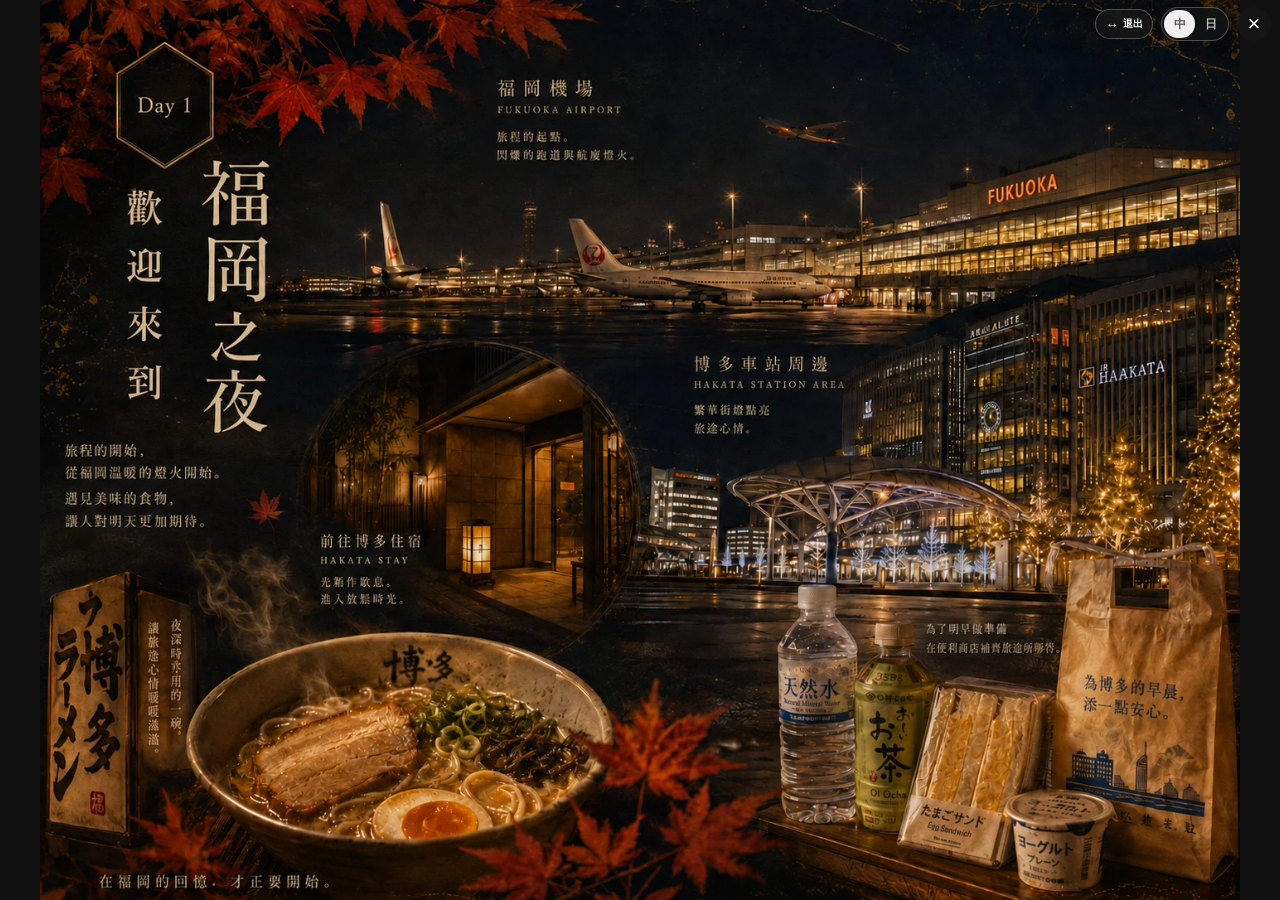
<file: _landscape_test.html>
<!doctype html><html><head><meta name="viewport" content="width=device-width,initial-scale=1,viewport-fit=cover"><link rel="stylesheet" href="style.css"></head><body class="day-landscape-open"><div aria-hidden="false" class="day-image-lightbox show landscape-view" id="dayImageLightbox"><div class="day-image-lightbox-backdrop"></div><div class="day-image-lightbox-card"><div class="day-image-lightbox-head"><b>D1｜抵達福岡・旅行開始</b><div class="day-lightbox-head-actions"><button class="day-landscape-btn active"><span>↔</span><small>退出</small></button><div class="day-lang-toggle"><button class="active">中</button><button>日</button></div><button id="dayLightboxClose">×</button></div></div><div class="day-image-lightbox-stage"><img src="day-scene-zh-v17-01.webp"><button class="day-lightbox-nav prev">‹</button><button class="day-lightbox-nav next">›</button></div><div class="day-image-lightbox-foot"><span>1 / 9</span><div class="day-zoom-controls"><button>−</button><button>100%</button><button>＋</button></div><small>hidden</small></div></div></div></body></html>
</file>
<file: style.css>
:root{
  --ivory:#F6F0E7;--paper:#FFFCF7;--ink:#2F2A26;--muted:#7C746C;
  --accent:#A8673F;--accent-strong:#835039;--accent-soft:#E7D2C2;--orange:#D88755;--gold:#C9A36B;
  --line:#E5DAD0;--soft-bg:#F5ECE4;--hero-a:#E8D3C1;--hero-b:#F7EEE5;--hero-ink:#332B26;
  --success:#8A6A4D;--shadow:0 12px 32px rgba(73,54,42,.08);
  --safe-bottom:max(18px,env(safe-area-inset-bottom));
}html[data-theme="sea"]{
  --ivory:#F2F3F1;--paper:#FCFBF7;--ink:#293239;--muted:#6F7A81;
  --accent:#58788C;--accent-strong:#3F5C6D;--accent-soft:#D7E4EA;--orange:#7894A4;--gold:#C9A974;
  --line:#DCE2E3;--soft-bg:#EEF4F6;--hero-a:#D7E5EA;--hero-b:#F3EFE7;--hero-ink:#27333A;
  --success:#5E7180;--shadow:0 12px 32px rgba(51,70,80,.08);
}html[data-theme="wa"]{
  --ivory:#F6F0E8;--paper:#FFFCF8;--ink:#302724;--muted:#766966;
  --accent:#874B43;--accent-strong:#663630;--accent-soft:#E6CFCA;--orange:#B76D5B;--gold:#B99362;
  --line:#E4D7D2;--soft-bg:#F4EAE7;--hero-a:#E4CDC6;--hero-b:#F6ECE4;--hero-ink:#302522;
  --success:#7B5B52;--shadow:0 12px 32px rgba(69,43,39,.08);
}*{box-sizing:border-box}html{background:var(--ivory)}body{margin:0;color:var(--ink);background:
radial-gradient(circle at 10% 8%,rgba(216,181,111,.13),transparent 30%),
linear-gradient(180deg,#f8f4ec,#f3eee4);font-family:-apple-system,BlinkMacSystemFont,"Noto Sans TC","PingFang TC","Microsoft JhengHei",sans-serif}button,input,textarea,select{font:inherit}button{cursor:pointer}a{color:inherit}#app{max-width:520px;margin:auto;min-height:100dvh;background:rgba(255,253,248,.72);box-shadow:0 0 60px rgba(73,54,42,.06);padding-bottom:110px}.hero{position:relative;padding:34px 22px 23px;color:#fff;background:
linear-gradient(125deg,rgba(168,103,63,.0),rgba(168,103,63,.0)),
radial-gradient(circle at 85% 20%,rgba(216,181,111,.5),transparent 35%);
border-radius:0 0 30px 30px;overflow:hidden}.hero:after{content:"";position:absolute;width:180px;height:180px;border:1px solid rgba(255,255,255,.13);border-radius:50%;right:-62px;top:-88px}.hero-kicker,.eyebrow{font-size:10px;letter-spacing:.18em;font-weight:800;opacity:.72}.hero-row{display:flex;align-items:flex-end;justify-content:space-between;gap:14px}.hero h1{font-family:Georgia,serif;font-size:42px;letter-spacing:.06em;margin:6px 0 2px;font-weight:500}.hero p{font-size:10px;line-height:1.5;letter-spacing:.05em;margin:0;opacity:.75}.hero-mark{font-family:serif;font-size:28px;width:54px;height:54px;display:grid;place-items:center;border:1px solid rgba(255,255,255,.28);border-radius:50%;color:#f5d6a1;flex:0 0 auto}.sync-pill{position:absolute;top:14px;right:18px;background:rgba(255,255,255,.12);backdrop-filter:blur(8px);border:1px solid rgba(255,255,255,.15);font-size:10px;padding:6px 9px;border-radius:99px;display:flex;align-items:center;gap:6px}.dot{width:7px;height:7px;border-radius:50%;background:#e3b46f}.sync-pill.cloud .dot{background:var(--success)}main{padding:16px}.view{display:none;animation:fade .25s ease}.view.active{display:block}@keyframes fade{from{opacity:0;transform:translateY(3px)}}.day-strip-wrap{margin:0 -16px;padding:4px 0 2px}.day-strip{display:flex;gap:8px;overflow-x:auto;padding:6px 16px 10px;scrollbar-width:none}.day-strip::-webkit-scrollbar{display:none}.day-btn{min-width:58px;height:70px;border-radius:18px;border:1px solid var(--line);background:rgba(255,255,255,.72);color:var(--muted);display:flex;flex-direction:column;justify-content:center;align-items:center;box-shadow:0 4px 13px rgba(73,54,42,.035);transition:.18s}.day-btn .weekday{font-size:9px;letter-spacing:.12em}.day-btn .date{font-family:Georgia,serif;font-size:20px;margin:3px 0}.day-btn .d{font-size:9px;opacity:.7}.day-btn.active{transform:translateY(-3px);background:var(--accent);color:#fff;border-color:var(--accent);box-shadow:0 8px 17px rgba(74,52,40,.12)}.weather-card,.card,.summary-card{background:rgba(255,255,255,.82);border:1px solid var(--line);border-radius:22px;box-shadow:var(--shadow)}.weather-card{padding:17px 18px;margin:4px 0 18px;overflow:hidden;position:relative}.weather-main{display:flex;align-items:center;justify-content:space-between}.weather-temp{font-family:Georgia,serif;font-size:30px;margin-top:3px}.weather-desc{font-size:12px;color:var(--muted);margin-top:2px}.weather-icon{font-size:38px}.weather-card.skeleton{opacity:.72}.rain-box{margin-top:12px;padding-top:11px;border-top:1px dashed var(--line);font-size:12px;line-height:1.6;color:var(--muted)}.rain-alert{color:#84502f;font-weight:700}.day-title{padding:2px 2px 12px;display:flex;justify-content:space-between;align-items:flex-end;gap:14px}.day-title span{font-family:Georgia,serif;color:var(--orange);font-size:13px;letter-spacing:.12em}.day-title h2{margin:3px 0 0;font-family:Georgia,"Noto Serif TC",serif;font-size:24px;font-weight:600}.day-title p{font-size:11px;color:var(--muted);margin:0;text-align:right;max-width:48%}.timeline{padding:2px 0 6px}.event{position:relative;padding:0 0 22px 25px;margin-left:9px;border-left:1px dashed #c8c0b5}.event:last-child{border-left-color:transparent}.event-dot{position:absolute;left:-6px;top:5px;width:11px;height:11px;border-radius:50%;background:var(--orange);border:3px solid var(--ivory);box-shadow:0 0 0 1px var(--orange)}.travel{font-size:10px;color:var(--muted);margin:0 0 7px}.event-card{background:rgba(255,255,255,.85);border:1px solid var(--line);border-radius:20px;padding:15px;box-shadow:0 7px 22px rgba(61,68,62,.055)}.event-top{display:flex;justify-content:space-between;gap:8px}.event-title{font-size:16px;font-weight:800;margin:0}.tag{font-size:9px;font-weight:800;letter-spacing:.08em;padding:5px 8px;border-radius:99px;background:var(--soft-bg);color:var(--muted);height:max-content}.event-time{font-family:Georgia,serif;color:var(--orange);font-weight:700;font-size:14px;margin:5px 0 8px}.event-note{font-size:12px;color:var(--muted);line-height:1.65}.nav-link,.action-link{display:flex;align-items:center;justify-content:center;gap:7px;text-decoration:none;margin-top:11px;padding:10px;border-radius:13px;border:1px solid var(--line);color:var(--accent);background:var(--paper);font-size:12px;font-weight:800}.section-heading{padding:5px 3px 14px}.section-heading h2{font-family:Georgia,"Noto Serif TC",serif;font-size:27px;margin:4px 0}.section-heading p{font-size:12px;color:var(--muted);line-height:1.6;margin:5px 0 0}.chip-grid{display:grid;grid-template-columns:repeat(2,1fr);gap:9px;margin-bottom:17px}.food-chip{border:1px solid var(--line);background:rgba(255,255,255,.82);border-radius:16px;text-decoration:none;padding:14px 12px;font-size:13px;font-weight:800;box-shadow:0 5px 14px rgba(60,66,61,.04)}.food-chip span{display:block;font-size:20px;margin-bottom:5px}.card{padding:17px;margin-bottom:15px}.card-title-row,.panel-heading{display:flex;align-items:center;justify-content:space-between;gap:10px}.card h3,.panel-heading h3{font-family:Georgia,"Noto Serif TC",serif;margin:3px 0 0;font-size:20px}.icon-btn{width:38px;height:38px;border:0;border-radius:50%;background:var(--accent);color:#fff;font-size:21px;box-shadow:0 7px 16px rgba(74,52,40,.10)}.list-stack{display:flex;flex-direction:column;gap:9px;margin-top:13px}.list-item{border:1px solid var(--line);background:#fffdfb;border-radius:17px;padding:13px}.list-item.checked{opacity:.52}.list-main{display:flex;align-items:flex-start;justify-content:space-between;gap:10px}.list-title{font-size:14px;font-weight:800}.list-meta{font-size:10px;color:var(--muted);line-height:1.55;margin-top:3px}.list-actions{display:flex;align-items:center;gap:7px}.mini-btn{border:1px solid var(--line);background:#f9f7f2;border-radius:9px;padding:7px 8px;color:var(--muted);font-size:11px}.check-btn.done{background:var(--accent);color:#fff;border-color:var(--accent)}.tool-grid{display:grid;grid-template-columns:repeat(2,1fr);gap:10px;margin-bottom:18px}.tool-card{border:1px solid var(--line);background:rgba(255,255,255,.75);border-radius:18px;padding:16px;text-align:left;color:var(--ink)}.tool-card span{display:block;font-size:22px;margin-bottom:10px}.tool-card b{font-size:13px;display:block}.tool-card small{font-family:Georgia,serif;color:var(--muted)}.tool-card.active{border-color:var(--accent);background:var(--soft-bg);box-shadow:inset 0 0 0 1px rgba(74,52,40,.08)}.tool-panel{display:none;animation:fade .2s ease}.tool-panel.active{display:block}.privacy-note{background:#fff6e9;border:1px solid #eed9b8;color:#765b38;border-radius:15px;padding:11px 12px;font-size:10px;line-height:1.55}.booking-accent{border-left:3px solid var(--gold)}.booking-date{font-family:Georgia,serif;color:var(--orange);font-size:11px;font-weight:700;letter-spacing:.05em}.member-pills{display:flex;gap:7px;overflow-x:auto;margin:13px 0 2px;scrollbar-width:none}.member-pill{white-space:nowrap;border:1px solid var(--line);border-radius:99px;background:#fff;padding:8px 11px;font-size:11px;color:var(--muted)}.member-pill.active{background:var(--accent);color:#fff;border-color:var(--accent)}.summary-card{padding:14px;margin-top:12px}.summary-total{font-family:Georgia,serif;font-size:27px}.settlement{margin-top:10px;padding-top:10px;border-top:1px dashed var(--line);font-size:11px;line-height:1.7}.notes-area{width:100%;min-height:360px;border:1px solid var(--line);border-radius:20px;background:rgba(255,255,255,.82);box-shadow:var(--shadow);padding:17px;resize:vertical;line-height:1.7;color:var(--ink);outline:none}.notes-area:focus{border-color:var(--accent-soft)}.save-status{text-align:right;color:var(--muted);font-size:10px;margin:7px 3px}.bottom-nav{position:fixed;z-index:50;bottom:calc(10px + env(safe-area-inset-bottom));left:50%;transform:translateX(-50%);width:min(calc(100% - 28px),470px);background:rgba(255,253,248,.92);backdrop-filter:blur(18px);border:1px solid rgba(218,211,199,.9);border-radius:22px;box-shadow:0 13px 34px rgba(49,57,51,.16);padding:7px;display:grid;grid-template-columns:repeat(3,1fr);gap:5px}.nav-btn{border:0;border-radius:16px;background:transparent;color:var(--muted);padding:8px 4px;display:flex;align-items:center;justify-content:center;gap:6px}.nav-btn span{font-size:17px}.nav-btn b{font-size:11px}.nav-btn.active{background:var(--accent);color:#fff}.modal{border:0;border-radius:24px;padding:0;width:min(calc(100% - 30px),460px);background:var(--paper);box-shadow:0 25px 70px rgba(37,45,40,.32)}.modal::backdrop{background:rgba(28,35,31,.46);backdrop-filter:blur(3px)}.modal form{padding:20px}.modal-head{display:flex;justify-content:space-between;align-items:flex-start;margin-bottom:14px}.modal-head h3{font-family:Georgia,"Noto Serif TC",serif;font-size:22px;margin:4px 0}.close-btn{border:0;background:#eee9e0;width:34px;height:34px;border-radius:50%;font-size:22px;color:var(--muted)}.field{margin-bottom:12px}.field label{display:block;font-size:10px;font-weight:800;letter-spacing:.06em;color:var(--muted);margin:0 0 5px 2px}.field input,.field select,.field textarea{width:100%;padding:12px 13px;border-radius:13px;border:1px solid var(--line);background:#fff;outline:none}.field textarea{min-height:90px}.checks{display:flex;flex-wrap:wrap;gap:8px}.check-label{border:1px solid var(--line);background:#fff;border-radius:12px;padding:9px 11px;font-size:12px}.primary-btn{width:100%;border:0;border-radius:14px;background:var(--accent);color:#fff;padding:13px;font-weight:800;margin-top:4px}.toast{position:fixed;z-index:80;left:50%;bottom:105px;transform:translate(-50%,20px);background:var(--ink);color:#fff;border-radius:99px;padding:9px 14px;font-size:11px;opacity:0;pointer-events:none;transition:.2s}.toast.show{opacity:1;transform:translate(-50%,0)}.empty{text-align:center;color:var(--muted);font-size:11px;padding:18px}@media (min-width:600px){body{padding:18px 0}.hero{border-radius:30px}.bottom-nav{bottom:18px}}.day-brief{margin:0 0 17px;background:rgba(237,243,238,.86);border:1px solid var(--line);border-radius:18px;padding:13px 15px;color:var(--muted)}.day-brief.empty-brief{display:none}.brief-title{font-size:9px;letter-spacing:.18em;font-weight:900;color:var(--accent);margin-bottom:7px}.day-brief ul{margin:0;padding-left:18px}.day-brief li{font-size:11px;line-height:1.65;margin:3px 0}.day-alert{background:#fff2e8;border:1px solid #efcfb7;color:#814b2e;border-radius:13px;padding:10px 11px;font-size:11px;line-height:1.6;font-weight:700;margin-bottom:10px}.event-info-row{display:flex;gap:6px;flex-wrap:wrap;margin:4px 0 9px}.info-chip{display:inline-flex;align-items:center;border-radius:99px;padding:5px 8px;background:var(--soft-bg);color:var(--accent-strong);font-size:9px;font-weight:900}.info-chip.soft{background:#f3efe8;color:#776e62}.event-tips{margin:10px 0 0;background:#f8f7f2;border-radius:12px;padding:9px 10px;color:var(--muted)}.event-tips b{font-size:9px;letter-spacing:.12em;color:var(--muted)}.event-tips ul{margin:5px 0 0;padding-left:16px}.event-tips li{font-size:10.5px;line-height:1.55;margin:2px 0}.backup-box{display:flex;gap:8px;margin-top:9px;padding:9px 10px;background:#fff5ea;border:1px solid #f0dcc2;border-radius:12px;font-size:10.5px;line-height:1.55;color:#765a3d}.backup-box b{font-size:9px;letter-spacing:.1em;white-space:nowrap;color:#a06636}.event-link-row{display:flex;gap:7px;flex-wrap:wrap;margin-top:9px}.mini-action-link{display:inline-flex;text-decoration:none;border:1px solid var(--line);border-radius:10px;padding:7px 9px;background:#fff;color:var(--accent);font-size:10px;font-weight:800}.booking-actions{display:flex;gap:7px;flex-wrap:wrap}.action-link.compact{display:inline-flex;width:auto;padding:8px 10px;margin-top:9px}.rain-plan{display:flex;gap:9px;margin-top:10px;padding:10px 11px;background:#eef3f6;border:1px solid #d5e0e6;border-radius:13px;color:var(--muted);font-size:10.5px;line-height:1.6}.rain-plan b{white-space:nowrap;color:#405967;font-size:10px}.rain-plan span{display:block}.decision-stack{display:grid;gap:12px;margin:0 0 16px}.decision-card{background:linear-gradient(145deg,#fffaf2,#f7f2e8);border:1px solid #eadcc8;border-radius:20px;padding:15px;box-shadow:0 8px 24px rgba(69,56,38,.05)}.decision-kicker{font-size:9px;letter-spacing:.18em;font-weight:900;color:#b56a2f;margin-bottom:5px}.decision-card h3{margin:0;font-size:15px;color:var(--ink)}.decision-card>p{margin:5px 0 12px;font-size:10.5px;line-height:1.55;color:#71695e}.decision-checks{display:grid;gap:5px;background:#fff;border:1px dashed #dcc9ae;border-radius:12px;padding:9px 10px;margin-bottom:10px;font-size:10.5px;color:#665f55}.decision-options{display:grid;gap:8px}.decision-option{width:100%;display:grid;grid-template-columns:30px 1fr auto;gap:9px;align-items:center;text-align:left;border:1px solid #e0ddd4;background:#fff;border-radius:14px;padding:10px;cursor:pointer;color:var(--ink)}.decision-option.selected{border-color:var(--accent);background:var(--soft-bg);box-shadow:0 0 0 1px var(--accent) inset}.decision-icon{font-size:18px}.decision-option b{display:block;font-size:11px}.decision-option small{display:block;margin-top:3px;font-size:9.5px;line-height:1.45;color:#77756f}.decision-option em{font-style:normal;font-size:9px;font-weight:900;color:var(--muted)}.decision-option.selected em{color:var(--accent-strong)}.task-section+.task-section{margin-top:20px}.task-section-title{display:flex;align-items:center;gap:8px;margin:3px 2px 9px}.task-section-title>span{font-size:18px}.task-section-title b{display:block;font-size:12px;color:var(--ink)}.task-section-title small{display:block;font-size:9px;color:#93918b;margin-top:1px}.task-stack{display:grid;gap:9px}.task-card{display:grid;grid-template-columns:32px 1fr;gap:9px;border:1px solid #e1ddd4;background:#fff;border-radius:15px;padding:11px}.task-card.done{opacity:.67;background:#f7f7f4}.task-check{width:30px;height:30px;border-radius:50%;border:1px solid var(--line);background:var(--soft-bg);color:var(--accent-strong);font-weight:900;font-size:14px;cursor:pointer}.task-card.done .task-check{background:var(--accent-strong);color:#fff;border-color:var(--accent-strong)}.task-top{display:flex;justify-content:space-between;gap:8px;font-size:9px;color:#8b8478}.task-top span{font-weight:900;letter-spacing:.05em}.task-top b{font-size:9px;text-align:right;color:#6f6b63}.task-title{font-size:12px;font-weight:900;color:var(--ink);margin-top:3px}.task-detail{font-size:10px;line-height:1.5;color:#77736b;margin-top:4px}.task-countdown{display:inline-flex;margin-top:7px;padding:5px 8px;border-radius:99px;background:#fff0e3;color:#a05e2f;font-size:9px;font-weight:900}.completed-section .task-title{text-decoration:none}.planned-food-list{display:grid;gap:9px}.planned-food-card{border:1px solid #e5dfd4;border-radius:14px;background:#fff;padding:11px}.planned-food-head{display:flex;justify-content:space-between;gap:8px;align-items:center;margin-bottom:5px}.food-day{font-size:9px;font-weight:900;color:#7e786d}.food-status{font-size:9px;font-weight:900;background:var(--soft-bg);color:var(--accent-strong);border-radius:99px;padding:4px 7px}.food-map-row{display:flex;gap:6px;flex-wrap:wrap;margin-top:7px}.food-nearby{margin:17px 0}.food-nearby h3{font-size:15px;margin:3px 0}.food-nearby p{font-size:10.5px;color:#77736b;margin:0 0 10px}html{background:var(--ivory)}body{
  color:var(--ink);
  background:
    radial-gradient(circle at 9% 6%,color-mix(in srgb,var(--gold) 18%,transparent),transparent 28%),
    linear-gradient(180deg,var(--paper),var(--ivory));
}#app{background:color-mix(in srgb,var(--paper) 82%,transparent);box-shadow:0 0 60px rgba(70,52,41,.07)}.hero{
  padding:38px 22px 25px;color:var(--hero-ink);
  background:
    radial-gradient(circle at 82% 18%,color-mix(in srgb,var(--accent) 16%,transparent),transparent 34%),
    linear-gradient(135deg,var(--hero-a),var(--hero-b));
  border-radius:0 0 30px 30px;
}.hero:after{border-color:color-mix(in srgb,var(--accent) 18%,transparent)}.hero-kicker{color:var(--accent-strong);opacity:.88;font-size:11px;letter-spacing:.16em}.hero-row{padding-right:56px}.hero h1{
  font-family:"Noto Serif TC","Noto Serif CJK TC",Georgia,serif;
  font-size:39px;letter-spacing:.02em;margin:7px 0 7px;font-weight:700;color:var(--hero-ink)
}.hero p{font-size:11px;line-height:1.65;letter-spacing:.03em;color:var(--muted);opacity:1}.hero-mark{display:none!important}.settings-btn{
  position:absolute;top:16px;right:18px;z-index:4;min-width:58px;height:38px;padding:0 14px;border-radius:999px;
  border:1px solid color-mix(in srgb,var(--accent) 28%,transparent);
  background:color-mix(in srgb,var(--paper) 78%,transparent);color:var(--accent-strong);
  font-size:13px;font-weight:800;letter-spacing:.04em;
  box-shadow:0 6px 18px rgba(71,52,40,.07);backdrop-filter:blur(10px)
}.settings-btn:active{transform:scale(.96)}.sync-pill{position:static;background:transparent;border:0;padding:0;backdrop-filter:none}.dot{background:var(--gold)}.sync-pill.cloud .dot{background:var(--success)}.day-btn.active{background:var(--accent);border-color:var(--accent);box-shadow:0 8px 17px color-mix(in srgb,var(--accent) 28%,transparent)}.day-title span,.event-time,.booking-date{color:var(--accent)}.nav-link,.action-link{color:var(--accent-strong)}.event-dot{background:var(--accent)}.timeline:before{background:color-mix(in srgb,var(--accent) 18%,var(--line))}.tag,.info-chip,.food-status{background:var(--soft-bg);color:var(--accent-strong)}.decision-card{background:linear-gradient(145deg,var(--paper),var(--soft-bg));border-color:var(--line)}.decision-kicker{color:var(--accent)}.decision-option.selected{border-color:var(--accent);background:var(--soft-bg);box-shadow:0 0 0 1px var(--accent) inset}.decision-option.selected em{color:var(--accent-strong)}.task-check{border-color:var(--line);background:var(--soft-bg);color:var(--accent-strong)}.task-card.done .task-check{background:var(--accent);color:#fff;border-color:var(--accent)}.tool-card.active,.nav-btn.active{color:var(--accent-strong)}.tool-card.active{border-color:color-mix(in srgb,var(--accent) 36%,var(--line));background:var(--soft-bg)}.member-pill.active{background:var(--accent);border-color:var(--accent);color:#fff}.primary-btn{background:var(--accent);border-color:var(--accent)}.check-btn.done{background:var(--accent);color:#fff;border-color:var(--accent)}.food-chip{border-color:var(--line);background:var(--paper)}.rain-plan{background:color-mix(in srgb,var(--accent-soft) 30%,var(--paper));border-color:var(--line);color:var(--muted)}.rain-plan b{color:var(--accent-strong)}.backup-box{background:color-mix(in srgb,var(--gold) 10%,var(--paper));border-color:var(--line);color:var(--muted)}.backup-box b{color:var(--accent-strong)}.day-alert{background:color-mix(in srgb,var(--orange) 10%,var(--paper));border-color:color-mix(in srgb,var(--orange) 28%,var(--line));color:var(--accent-strong)}.day-brief{background:color-mix(in srgb,var(--accent-soft) 24%,var(--paper));border-color:var(--line);color:var(--muted)}.brief-title{color:var(--accent-strong)}.settings-modal{border:0;padding:0;background:transparent;width:min(520px,100%);max-width:520px;max-height:none;margin:auto auto 0;overflow:visible}.settings-modal::backdrop{background:rgba(31,27,24,.34);backdrop-filter:blur(2px)}.settings-sheet{
  background:var(--paper);color:var(--ink);border-radius:25px 25px 0 0;
  padding:19px 18px calc(22px + env(safe-area-inset-bottom));box-shadow:0 -18px 48px rgba(45,36,30,.14)
}.settings-head{display:flex;justify-content:space-between;align-items:center;margin-bottom:17px}.settings-head h3{font-family:"Noto Serif TC","Noto Serif CJK TC",serif;font-size:21px;margin:3px 0 0}.setting-section{padding:15px 0;border-top:1px solid var(--line)}.setting-label{margin-bottom:10px}.setting-label b{display:block;font-size:13px}.setting-label small{display:block;margin-top:3px;font-size:10px;line-height:1.5;color:var(--muted)}.segmented-control{display:grid;grid-template-columns:1fr 1fr;gap:8px}.segmented-control button{border:1px solid var(--line);background:var(--paper);color:var(--muted);border-radius:13px;padding:11px;font-weight:800}.segmented-control button.selected{background:var(--accent);border-color:var(--accent);color:#fff}.theme-options{display:grid;gap:8px}.theme-option{display:grid;grid-template-columns:40px 1fr auto;align-items:center;gap:10px;width:100%;padding:10px;border-radius:14px;border:1px solid var(--line);background:var(--paper);text-align:left;color:var(--ink)}.theme-option.selected{border-color:var(--accent);box-shadow:0 0 0 1px var(--accent) inset;background:var(--soft-bg)}.theme-option>span:nth-child(2) b{display:block;font-size:12px}.theme-option>span:nth-child(2) small{display:block;font-size:9.5px;color:var(--muted);margin-top:2px}.theme-option em{font-style:normal;font-size:9px;color:var(--accent-strong);font-weight:900}.theme-swatch{width:38px;height:38px;border-radius:12px;border:1px solid rgba(0,0,0,.06)}.swatch-travel{background:linear-gradient(135deg,#F6F0E7 0 48%,#A8673F 48% 72%,#2F2A26 72%)}.swatch-sea{background:linear-gradient(135deg,#F2F3F1 0 48%,#58788C 48% 72%,#293239 72%)}.swatch-wa{background:linear-gradient(135deg,#F6F0E8 0 48%,#874B43 48% 72%,#302724 72%)}.sync-setting{display:flex;justify-content:space-between;align-items:center;gap:14px}.sync-setting .setting-label{margin:0}.sync-status{display:flex;align-items:center;gap:7px;border:1px solid var(--line);background:var(--soft-bg);border-radius:99px;padding:8px 10px;font-size:10px;color:var(--muted)}html[data-font-size="large"] .hero h1{font-size:44px}html[data-font-size="large"] .hero p{font-size:14px}html[data-font-size="large"] .hero-kicker{font-size:13px}html[data-font-size="large"] .day-btn{min-width:66px;height:78px}html[data-font-size="large"] .day-btn .weekday,html[data-font-size="large"] .day-btn .d{font-size:11px}html[data-font-size="large"] .day-btn .date{font-size:23px}html[data-font-size="large"] .weather-temp{font-size:35px}html[data-font-size="large"] .weather-desc,html[data-font-size="large"] .rain-box{font-size:14px}html[data-font-size="large"] .day-title h2{font-size:28px}html[data-font-size="large"] .day-title p{font-size:14px;line-height:1.5}html[data-font-size="large"] .day-title span{font-size:15px}html[data-font-size="large"] .day-brief li,html[data-font-size="large"] .rain-plan,html[data-font-size="large"] .event-note,html[data-font-size="large"] .event-tips li,html[data-font-size="large"] .backup-box,html[data-font-size="large"] .list-meta,html[data-font-size="large"] .task-detail,html[data-font-size="large"] .decision-card>p,html[data-font-size="large"] .decision-option small{font-size:14px;line-height:1.6}html[data-font-size="large"] .brief-title,html[data-font-size="large"] .eyebrow{font-size:11px}html[data-font-size="large"] .event-title,html[data-font-size="large"] .list-title,html[data-font-size="large"] .task-title{font-size:17px}html[data-font-size="large"] .event-time{font-size:16px}html[data-font-size="large"] .tag,html[data-font-size="large"] .info-chip,html[data-font-size="large"] .food-status,html[data-font-size="large"] .food-day,html[data-font-size="large"] .task-top,html[data-font-size="large"] .task-countdown{font-size:12px}html[data-font-size="large"] .event-card,html[data-font-size="large"] .card,html[data-font-size="large"] .weather-card,html[data-font-size="large"] .decision-card,html[data-font-size="large"] .task-card,html[data-font-size="large"] .planned-food-card{padding:16px}html[data-font-size="large"] .nav-link,html[data-font-size="large"] .action-link,html[data-font-size="large"] .mini-btn,html[data-font-size="large"] .mini-action-link{font-size:13px;min-height:44px;display:inline-flex;align-items:center}html[data-font-size="large"] .tool-card{min-height:92px}html[data-font-size="large"] .tool-card b{font-size:14px}html[data-font-size="large"] .tool-card small{font-size:11px}html[data-font-size="large"] .nav-btn{min-height:58px}html[data-font-size="large"] .nav-btn b{font-size:13px}html[data-font-size="large"] .decision-option{padding:13px;min-height:66px}html[data-font-size="large"] .decision-option b{font-size:14px}html[data-font-size="large"] .setting-label b{font-size:15px}html[data-font-size="large"] .setting-label small{font-size:12px}html[data-font-size="large"] .segmented-control button,html[data-font-size="large"] .theme-option{min-height:52px;font-size:14px}.reset-display-btn{width:100%;margin-top:4px;border:0;background:transparent;color:var(--muted);padding:11px;font-size:11px;text-decoration:underline;text-underline-offset:3px}html,body{scroll-behavior:smooth}body{transition:background .25s ease,color .25s ease}.hero,.event-card,.weather-card,.card,.summary-card,.decision-card,.task-card,.planned-food-card,.tool-card,.day-btn{
  transition:background .24s ease,border-color .24s ease,box-shadow .24s ease,border-radius .24s ease,color .24s ease,transform .18s ease;
}.segmented-control.three{grid-template-columns:repeat(3,1fr)}.theme-preview-grid{display:grid;grid-template-columns:1fr;gap:10px}.theme-preview-card{display:grid;grid-template-columns:96px 1fr auto;gap:11px;align-items:center;width:100%;padding:10px;border:1px solid var(--line);border-radius:16px;background:var(--paper);color:var(--ink);text-align:left}.theme-preview-card.selected{border-color:var(--accent);box-shadow:0 0 0 1px var(--accent) inset}.theme-preview-card>em{font-style:normal;font-size:9px;font-weight:900;color:var(--accent-strong)}.theme-preview-copy b{display:block;font-size:13px}.theme-preview-copy small{display:block;margin-top:3px;font-size:10px;line-height:1.35;color:var(--muted)}.preview-paper,.preview-sea,.preview-washi{display:block;height:78px;border-radius:11px;position:relative;overflow:hidden}.preview-paper{background:#F7F0E6;border:1px solid #E4D7CA;padding:9px;color:#3B3029;font-family:"Noto Serif TC","Noto Serif CJK TC",serif}.preview-kicker{display:block;font-size:7px;color:#A8673F}.preview-title{display:block;font-size:15px;font-weight:700;margin-top:2px}.preview-line{display:block;width:34px;border-top:1px solid #B47A56;margin:5px 0}.preview-row{display:flex;gap:5px;font-size:6.5px;line-height:1.45}.preview-row i{font-style:normal;color:#A8673F;width:21px}.preview-row b{font-weight:500}.preview-sea{background:linear-gradient(180deg,#DDEBF0,#F8F4E9);border:1px solid #D4E0E4}.preview-sun{position:absolute;width:24px;height:24px;border-radius:50%;background:#EFCB93;right:12px;top:10px}.preview-wave{position:absolute;left:-8px;right:-8px;bottom:17px;height:26px;border-radius:50% 50% 0 0/65% 65% 0 0;border-top:2px solid #6E91A1;transform:rotate(-3deg)}.preview-time{position:absolute;left:10px;top:15px;font-size:17px;font-weight:800;color:#385766}.preview-place{position:absolute;left:11px;bottom:8px;font-size:8px;color:#536D78}.preview-washi{background:#F8F0E6;border:1px solid #E4D4C7;padding:8px;color:#6F3F38;font-family:"Noto Serif TC","Noto Serif CJK TC",serif}.preview-seal{display:inline-grid;place-items:center;width:35px;height:35px;border:2px solid #99554A;border-radius:50%;font-size:11px;font-weight:700}.preview-wa-line{position:absolute;left:48px;top:12px;bottom:12px;border-left:2px solid #99554A}.preview-wa-row{display:block;margin-left:47px;font-size:7px;padding:8px 0 0 8px}html[data-theme="travel"] body{background:radial-gradient(circle at 14% 5%,rgba(191,145,102,.11),transparent 26%),linear-gradient(180deg,#FBF7F1,#F3ECE3)}html[data-theme="travel"] #app{background:rgba(255,252,247,.72)}html[data-theme="travel"] .hero{background:transparent;color:#342C27;padding:38px 22px 22px;border-radius:0;border-bottom:1px solid #E4D8CC;overflow:visible}html[data-theme="travel"] .hero:after{display:none}html[data-theme="travel"] .hero-kicker{color:#A8673F;font-size:10px}html[data-theme="travel"] .hero h1{font-family:"Noto Serif TC","Noto Serif CJK TC",serif;font-weight:700;font-size:41px;letter-spacing:.01em}html[data-theme="travel"] .hero p{color:#766C64;font-size:11px;line-height:1.75}html[data-theme="travel"] .settings-btn{background:#FFFDF8;border-color:#DDCFC2;color:#8B563B;box-shadow:0 5px 16px rgba(72,52,39,.06)}html[data-theme="travel"] .weather-card,html[data-theme="travel"] .card,html[data-theme="travel"] .summary-card{background:#FFFDF8;border-radius:15px;box-shadow:0 8px 20px rgba(73,54,42,.045)}html[data-theme="travel"] .event-card{border-radius:14px;background:#FFFDF9;border:1px solid #E5DAD0;box-shadow:0 7px 20px rgba(73,54,42,.045)}html[data-theme="travel"] .event-title,html[data-theme="travel"] .day-title h2,html[data-theme="travel"] .section-heading h2{font-family:"Noto Serif TC","Noto Serif CJK TC",serif}html[data-theme="travel"] .event-time{font-family:Georgia,"Noto Serif TC",serif;color:#A8673F;letter-spacing:.03em}html[data-theme="travel"] .timeline:before{width:1px}html[data-theme="travel"] .event-dot{width:8px;height:8px;box-shadow:0 0 0 4px #F7F0E7}html[data-theme="travel"] .tag,html[data-theme="travel"] .info-chip,html[data-theme="travel"] .food-status{border-radius:4px;background:#F2E7DD;color:#835039}html[data-theme="travel"] .decision-card{border-radius:12px;background:#FBF5ED;border:1px solid #E2D3C3;box-shadow:none}html[data-theme="travel"] .decision-option{border-radius:8px;background:#FFFDF8}html[data-theme="travel"] .day-btn,html[data-theme="travel"] .tool-card{border-radius:13px}html[data-theme="travel"] .bottom-nav{background:rgba(255,252,247,.94);border-top:1px solid #E6DCD2}html[data-theme="sea"] body{background:linear-gradient(180deg,#EAF3F6 0,#F5F3EC 38%,#F6F3ED 100%)}html[data-theme="sea"] #app{background:rgba(248,250,249,.68)}html[data-theme="sea"] .hero{min-height:205px;padding:42px 22px 28px;border-radius:0 0 38px 38px;background:radial-gradient(circle at 83% 24%,rgba(240,205,151,.95) 0 24px,transparent 25px),linear-gradient(180deg,#CFE2E9 0%,#E8F0EF 58%,#F5F0E6 100%);color:#263A43;overflow:hidden}html[data-theme="sea"] .hero:before{content:"";position:absolute;left:-8%;right:-8%;bottom:-20px;height:72px;border-radius:52% 52% 0 0/70% 70% 0 0;border-top:2px solid rgba(79,120,139,.48);transform:rotate(-2deg)}html[data-theme="sea"] .hero:after{display:block;content:"";position:absolute;left:-12%;right:-12%;bottom:-37px;height:68px;border-radius:50% 50% 0 0/70% 70% 0 0;border-top:1px solid rgba(79,120,139,.26)}html[data-theme="sea"] .hero-kicker{font-family:-apple-system,BlinkMacSystemFont,"Noto Sans TC",sans-serif;color:#527486;letter-spacing:.08em}html[data-theme="sea"] .hero h1{font-family:-apple-system,BlinkMacSystemFont,"Noto Sans TC","PingFang TC",sans-serif;font-weight:800;font-size:38px;letter-spacing:-.02em;color:#253A44}html[data-theme="sea"] .hero p{font-size:12px;color:#5A737E;line-height:1.65}html[data-theme="sea"] .settings-btn{background:rgba(255,255,255,.55);border-color:rgba(72,111,130,.25);color:#41677A;box-shadow:none}html[data-theme="sea"] .weather-card{border:0;border-radius:27px;background:rgba(255,255,255,.72);backdrop-filter:blur(14px);box-shadow:0 12px 30px rgba(55,83,95,.08)}html[data-theme="sea"] .weather-temp{font-family:-apple-system,BlinkMacSystemFont,"Noto Sans TC",sans-serif;font-size:36px;font-weight:800}html[data-theme="sea"] .card,html[data-theme="sea"] .summary-card,html[data-theme="sea"] .event-card,html[data-theme="sea"] .planned-food-card,html[data-theme="sea"] .task-card{background:rgba(255,255,255,.73);backdrop-filter:blur(12px);border:1px solid rgba(110,145,161,.16);border-radius:25px;box-shadow:none}html[data-theme="sea"] .event{padding-left:0}html[data-theme="sea"] .timeline:before,html[data-theme="sea"] .event-dot{display:none}html[data-theme="sea"] .event-time{font-family:-apple-system,BlinkMacSystemFont,"Noto Sans TC",sans-serif;font-size:21px;font-weight:850;color:#3F6679;margin-bottom:7px}html[data-theme="sea"] .event-title{font-size:16px;font-weight:800}html[data-theme="sea"] .event-card{padding:17px 18px}html[data-theme="sea"] .tag,html[data-theme="sea"] .info-chip,html[data-theme="sea"] .food-status{border-radius:99px;background:#E7F0F3;color:#426778}html[data-theme="sea"] .decision-card{background:transparent;border:0;padding:0;box-shadow:none}html[data-theme="sea"] .decision-kicker{color:#557B8D;margin-left:4px}html[data-theme="sea"] .decision-options{grid-template-columns:1fr;gap:10px}html[data-theme="sea"] .decision-option{border:1px solid rgba(85,123,141,.18);border-radius:22px;padding:14px;background:rgba(255,255,255,.72)}html[data-theme="sea"] .decision-option.selected{background:#E1EDF1;border-color:#64899A;box-shadow:none}html[data-theme="sea"] .day-btn{border-radius:22px;background:rgba(255,255,255,.63)}html[data-theme="sea"] .day-btn.active{background:#58788C;color:white;transform:none}html[data-theme="sea"] .tool-card{border-radius:22px;background:rgba(255,255,255,.66)}html[data-theme="sea"] .bottom-nav{left:50%;transform:translateX(-50%);bottom:10px;width:calc(min(520px,100%) - 26px);border:1px solid rgba(85,119,134,.15);border-radius:24px;background:rgba(250,252,251,.86);backdrop-filter:blur(18px);box-shadow:0 8px 28px rgba(55,79,90,.1)}html[data-theme="wa"] body{background:repeating-linear-gradient(0deg,rgba(111,75,63,.018) 0 1px,transparent 1px 5px),#F4EEE5}html[data-theme="wa"] #app{background:rgba(250,246,239,.86)}html[data-theme="wa"] .weather-card,html[data-theme="wa"] .card,html[data-theme="wa"] .summary-card{border-radius:8px;background:#FCF8F1;border:1px solid #DED0C5;box-shadow:none}html[data-theme="wa"] .event{padding-left:18px}html[data-theme="wa"] .timeline:before{left:3px;width:2px;background:#A65E50}html[data-theme="wa"] .event-dot{left:-1px;width:9px;height:9px;border-radius:0;background:#A65E50;transform:rotate(45deg);box-shadow:none}html[data-theme="wa"] .event-card{border-radius:7px;background:#FCF8F1;border:0;border-left:3px solid #9A554A;box-shadow:none}html[data-theme="wa"] .event-title,html[data-theme="wa"] .day-title h2,html[data-theme="wa"] .section-heading h2{font-family:"Noto Serif TC","Noto Serif CJK TC",serif;letter-spacing:.035em}html[data-theme="wa"] .event-time{font-family:"Noto Serif TC","Noto Serif CJK TC",serif;color:#874B43}html[data-theme="wa"] .tag,html[data-theme="wa"] .info-chip,html[data-theme="wa"] .food-status{background:transparent;border:1px solid #B9897F;border-radius:2px;color:#7B433B;padding:3px 7px}html[data-theme="wa"] .day-btn{border-radius:5px;background:#F9F4ED}html[data-theme="wa"] .day-btn.active{background:#874B43;border-color:#874B43}html[data-theme="wa"] .decision-card{border-radius:6px;background:#F9F2E9;border:1px solid #DCCABD;box-shadow:none;position:relative}html[data-theme="wa"] .decision-card:before{content:"選";position:absolute;right:13px;top:12px;width:32px;height:32px;display:grid;place-items:center;border:2px solid rgba(135,75,67,.25);border-radius:50%;color:rgba(135,75,67,.34);font-family:"Noto Serif TC",serif;font-size:14px;transform:rotate(-8deg)}html[data-theme="wa"] .decision-kicker{font-family:"Noto Serif TC",serif;color:#874B43}html[data-theme="wa"] .decision-option{border-radius:4px;background:#FCF8F1;border-color:#D8C9BD}html[data-theme="wa"] .decision-option.selected{background:#F1E2DC;border-color:#874B43;box-shadow:none}html[data-theme="wa"] .task-card,html[data-theme="wa"] .planned-food-card{border-radius:6px;background:#FCF8F1;box-shadow:none}html[data-theme="wa"] .tool-card{border-radius:6px;background:#F9F4ED}html[data-theme="wa"] .bottom-nav{background:#FAF5EE;border-top:2px solid #B8877C}html[data-font-size="standard"] .event-title{font-size:14px}html[data-font-size="standard"] .event-time{font-size:14px}html[data-font-size="standard"] .event-note,html[data-font-size="standard"] .day-brief li,html[data-font-size="standard"] .rain-plan,html[data-font-size="standard"] .list-meta,html[data-font-size="standard"] .task-detail,html[data-font-size="standard"] .decision-card>p,html[data-font-size="standard"] .decision-option small{font-size:11px}html[data-font-size="large"] main{padding:18px}html[data-font-size="large"] .hero{padding-top:42px;padding-bottom:29px}html[data-font-size="large"] .hero h1{font-size:47px}html[data-font-size="large"] .hero p{font-size:15px;line-height:1.75}html[data-font-size="large"] .hero-kicker{font-size:13px}html[data-font-size="large"] .day-btn{min-width:72px;height:84px}html[data-font-size="large"] .day-btn .weekday,html[data-font-size="large"] .day-btn .d{font-size:12px}html[data-font-size="large"] .day-btn .date{font-size:25px}html[data-font-size="large"] .weather-card{padding:20px}html[data-font-size="large"] .weather-temp{font-size:39px}html[data-font-size="large"] .weather-desc,html[data-font-size="large"] .rain-box{font-size:16px;line-height:1.65}html[data-font-size="large"] .day-title{padding-top:7px;padding-bottom:16px}html[data-font-size="large"] .day-title h2{font-size:31px}html[data-font-size="large"] .day-title p{font-size:16px;line-height:1.6}html[data-font-size="large"] .day-title span{font-size:17px}html[data-font-size="large"] .brief-title,html[data-font-size="large"] .eyebrow{font-size:12px}html[data-font-size="large"] .day-brief{padding:16px 17px}html[data-font-size="large"] .day-brief li,html[data-font-size="large"] .rain-plan,html[data-font-size="large"] .event-note,html[data-font-size="large"] .event-tips li,html[data-font-size="large"] .backup-box,html[data-font-size="large"] .list-meta,html[data-font-size="large"] .task-detail,html[data-font-size="large"] .decision-card>p,html[data-font-size="large"] .decision-option small{font-size:16px;line-height:1.7}html[data-font-size="large"] .event-card{padding:18px 18px 17px}html[data-font-size="large"] .event-title,html[data-font-size="large"] .list-title,html[data-font-size="large"] .task-title{font-size:21px;line-height:1.45}html[data-font-size="large"] .event-time{font-size:19px;margin-bottom:6px}html[data-font-size="large"] .tag,html[data-font-size="large"] .info-chip,html[data-font-size="large"] .food-status,html[data-font-size="large"] .food-day,html[data-font-size="large"] .task-top,html[data-font-size="large"] .task-countdown{font-size:13px}html[data-font-size="large"] .nav-link,html[data-font-size="large"] .action-link,html[data-font-size="large"] .mini-btn,html[data-font-size="large"] .mini-action-link{font-size:15px;min-height:48px;padding:11px 13px;display:inline-flex;align-items:center}html[data-font-size="large"] .decision-card{padding:18px}html[data-font-size="large"] .decision-card h3{font-size:20px}html[data-font-size="large"] .decision-option{padding:15px;min-height:78px}html[data-font-size="large"] .decision-option b{font-size:17px}html[data-font-size="large"] .tool-card{min-height:100px}html[data-font-size="large"] .tool-card b{font-size:16px}html[data-font-size="large"] .tool-card small{font-size:12px}html[data-font-size="large"] .nav-btn{min-height:64px}html[data-font-size="large"] .nav-btn b{font-size:15px}html[data-font-size="large"] .planned-food-card,html[data-font-size="large"] .task-card,html[data-font-size="large"] .card{padding:17px}html[data-font-size="xlarge"] main{padding:18px}html[data-font-size="xlarge"] #app{max-width:560px}html[data-font-size="xlarge"] .hero{padding-top:46px;padding-bottom:32px}html[data-font-size="xlarge"] .hero h1{font-size:52px;line-height:1.15}html[data-font-size="xlarge"] .hero p{font-size:17px;line-height:1.8}html[data-font-size="xlarge"] .hero-kicker{font-size:14px}html[data-font-size="xlarge"] .settings-btn{width:48px;height:48px;font-size:18px}html[data-font-size="xlarge"] .day-strip{gap:10px}html[data-font-size="xlarge"] .day-btn{min-width:80px;height:92px}html[data-font-size="xlarge"] .day-btn .weekday,html[data-font-size="xlarge"] .day-btn .d{font-size:13px}html[data-font-size="xlarge"] .day-btn .date{font-size:28px}html[data-font-size="xlarge"] .weather-card{padding:22px}html[data-font-size="xlarge"] .weather-temp{font-size:43px}html[data-font-size="xlarge"] .weather-desc,html[data-font-size="xlarge"] .rain-box{font-size:18px;line-height:1.7}html[data-font-size="xlarge"] .day-title{display:block;padding:9px 2px 17px}html[data-font-size="xlarge"] .day-title h2{font-size:35px;line-height:1.3}html[data-font-size="xlarge"] .day-title p{font-size:18px;line-height:1.65;margin-top:8px}html[data-font-size="xlarge"] .day-title span{font-size:19px}html[data-font-size="xlarge"] .brief-title,html[data-font-size="xlarge"] .eyebrow{font-size:13px}html[data-font-size="xlarge"] .day-brief{padding:18px}html[data-font-size="xlarge"] .day-brief li,html[data-font-size="xlarge"] .rain-plan,html[data-font-size="xlarge"] .event-note,html[data-font-size="xlarge"] .event-tips li,html[data-font-size="xlarge"] .backup-box,html[data-font-size="xlarge"] .list-meta,html[data-font-size="xlarge"] .task-detail,html[data-font-size="xlarge"] .decision-card>p,html[data-font-size="xlarge"] .decision-option small{font-size:18px;line-height:1.72}html[data-font-size="xlarge"] .event{margin-bottom:16px}html[data-font-size="xlarge"] .event-card{padding:20px}html[data-font-size="xlarge"] .event-top{display:block}html[data-font-size="xlarge"] .event-title,html[data-font-size="xlarge"] .list-title,html[data-font-size="xlarge"] .task-title{font-size:24px;line-height:1.42}html[data-font-size="xlarge"] .event-time{font-size:22px;margin:4px 0 9px}html[data-font-size="xlarge"] .tag{display:inline-flex;margin-top:8px}html[data-font-size="xlarge"] .tag,html[data-font-size="xlarge"] .info-chip,html[data-font-size="xlarge"] .food-status,html[data-font-size="xlarge"] .food-day,html[data-font-size="xlarge"] .task-top,html[data-font-size="xlarge"] .task-countdown{font-size:14px}html[data-font-size="xlarge"] .nav-link,html[data-font-size="xlarge"] .action-link,html[data-font-size="xlarge"] .mini-btn,html[data-font-size="xlarge"] .mini-action-link{font-size:17px;min-height:54px;padding:13px 15px;display:inline-flex;align-items:center}html[data-font-size="xlarge"] .decision-card{padding:20px}html[data-font-size="xlarge"] .decision-card h3{font-size:23px;line-height:1.4}html[data-font-size="xlarge"] .decision-options{gap:12px}html[data-font-size="xlarge"] .decision-option{padding:17px;min-height:88px;grid-template-columns:38px 1fr auto}html[data-font-size="xlarge"] .decision-option b{font-size:19px}html[data-font-size="xlarge"] .decision-icon{font-size:23px}html[data-font-size="xlarge"] .tool-grid{gap:10px}html[data-font-size="xlarge"] .tool-card{min-height:112px}html[data-font-size="xlarge"] .tool-card b{font-size:18px}html[data-font-size="xlarge"] .tool-card small{font-size:13px}html[data-font-size="xlarge"] .nav-btn{min-height:70px}html[data-font-size="xlarge"] .nav-btn span{font-size:21px}html[data-font-size="xlarge"] .nav-btn b{font-size:16px}html[data-font-size="xlarge"] .planned-food-card,html[data-font-size="xlarge"] .task-card,html[data-font-size="xlarge"] .card{padding:19px}html[data-font-size="xlarge"] .task-check{width:38px;height:38px;font-size:18px}html[data-font-size="xlarge"] .setting-label b{font-size:17px}html[data-font-size="xlarge"] .setting-label small{font-size:14px}html[data-font-size="xlarge"] .segmented-control button{font-size:16px;min-height:56px}html[data-font-size="xlarge"] .theme-preview-copy b{font-size:16px}html[data-font-size="xlarge"] .theme-preview-copy small{font-size:13px}html[data-theme="sea"] .hero:before,html[data-theme="sea"] .hero:after{
  display:none!important;
}html[data-theme="sea"] .hero{
  background:
    radial-gradient(circle at 84% 22%,rgba(241,207,151,.92) 0 23px,transparent 24px),
    radial-gradient(ellipse at 50% 112%,rgba(116,157,176,.18) 0 34%,transparent 35%),
    linear-gradient(180deg,#CFE4EC 0%,#E5F0F2 52%,#F5F1E9 100%);
}html[data-theme="sea"] .hero-row{position:relative;z-index:1}html[data-theme="travel"]{
  --ivory:#F4EEE6;--paper:#FFFDF9;--ink:#292520;--muted:#756E67;
  --accent:#B26A3F;--accent-strong:#8C4F32;--accent-soft:#EBD5C3;
  --orange:#D88B56;--gold:#D6B47A;--line:#E7DDD4;--soft-bg:#F4E9DF;
  --hero-a:#FBF7F1;--hero-b:#F8F0E8;--hero-ink:#2D2824;
}html[data-theme="travel"] body{
  background:
    radial-gradient(circle at 12% 4%,rgba(205,153,111,.12),transparent 26%),
    linear-gradient(180deg,#FBF7F1 0%,#F5EFE8 42%,#F3ECE4 100%);
}html[data-theme="travel"] .hero{
  padding-top:40px;
  background:
    linear-gradient(180deg,rgba(255,253,249,.95),rgba(249,241,233,.96));
  border-bottom:1px solid #E2D5C8;
}html[data-theme="travel"] .hero h1{
  color:#2A2521;
  font-size:42px;
  letter-spacing:-.01em;
}html[data-theme="travel"] .hero-kicker{
  color:#B26A3F;
}html[data-theme="travel"] .day-btn{
  background:#FFFDFC;
  border:1px solid #E6DCD2;
  box-shadow:0 3px 11px rgba(73,54,42,.035);
}html[data-theme="travel"] .day-btn.active{
  background:#B26A3F;
  border-color:#B26A3F;
}html[data-theme="travel"] .event-card,html[data-theme="travel"] .weather-card,html[data-theme="travel"] .card,html[data-theme="travel"] .summary-card{
  background:#FFFDFC;
}html[data-theme="travel"] .event-card{
  border-left:0;
}html[data-theme="travel"] .event-title{
  letter-spacing:.005em;
}html[data-theme="travel"] .tag,html[data-theme="travel"] .info-chip,html[data-theme="travel"] .food-status{
  background:#F3E6DB;
  color:#8C4F32;
}html[data-theme="travel"] .decision-card{
  background:#FCF4EC;
  border-color:#E5D5C7;
}html[data-theme="wa"]{
  --ivory:#EEEAE3;--paper:#F9F6F0;--ink:#292826;--muted:#6F6B66;
  --accent:#7F3E3B;--accent-strong:#5D302E;--accent-soft:#D9C7C1;
  --orange:#9C5D52;--gold:#A99166;--line:#D8D1C8;--soft-bg:#EEE7DF;
  --hero-a:#F4F0E9;--hero-b:#ECE7DE;--hero-ink:#2A2927;
}html[data-theme="wa"] body{
  background:
    repeating-linear-gradient(0deg,rgba(63,57,51,.018) 0 1px,transparent 1px 4px),
    repeating-linear-gradient(90deg,rgba(63,57,51,.010) 0 1px,transparent 1px 7px),
    #EEEAE3;
}html[data-theme="wa"] #app{
  background:rgba(248,245,239,.9);
}html[data-theme="wa"] .day-btn{
  background:#F7F3EC;
  border-color:#D9D0C6;
}html[data-theme="wa"] .day-btn.active{
  background:#7F3E3B;
  border-color:#7F3E3B;
}html[data-theme="wa"] .event-card{
  background:#FAF7F1;
  border-left:3px solid #7F3E3B;
}html[data-theme="wa"] .timeline:before,html[data-theme="wa"] .event-dot{
  background:#7F3E3B;
}html[data-theme="wa"] .tag,html[data-theme="wa"] .info-chip,html[data-theme="wa"] .food-status{
  color:#6A3633;
  border-color:#9D706A;
  background:transparent;
}html[data-theme="wa"] .decision-card{
  background:#F6F0E8;
  border-color:#D5C9BE;
}html[data-theme="wa"] .decision-option.selected{
  background:#E9DDD8;
  border-color:#7F3E3B;
}.settings-modal{
  width:min(calc(100% - 18px),520px);
  max-height:92dvh;
  margin:auto;
  overflow:hidden;
}.settings-sheet{
  max-height:92dvh;
  overflow-y:auto;
  overscroll-behavior:contain;
  scrollbar-gutter:stable;
  -webkit-overflow-scrolling:touch;
}.settings-head{
  position:sticky;
  top:0;
  z-index:5;
  margin:-2px 0 10px;
  padding:6px 0 12px;
  background:var(--paper);
  border-bottom:1px solid var(--line);
}.settings-head .close-btn{
  position:sticky;
  top:6px;
  flex:0 0 auto;
}.hero-copy{min-width:0}.section-heading-with-art{display:block}@keyframes floatY{0%,100%{transform:translateY(0)}50%{transform:translateY(-8px)}}@keyframes bounceLite{0%,100%{transform:translateY(0) rotate(0)}35%{transform:translateY(-7px) rotate(-4deg)}65%{transform:translateY(-2px) rotate(3deg)}}@keyframes wiggle{0%,100%{transform:rotate(0)}25%{transform:rotate(-4deg)}75%{transform:rotate(4deg)}}.settings-modal{
  max-height:92dvh!important;
  overflow:hidden!important;
}.settings-sheet{
  max-height:92dvh!important;
  overflow-y:auto!important;
  -webkit-overflow-scrolling:touch;
}.settings-head{
  position:sticky!important;
  top:0!important;
  z-index:20!important;
  background:var(--paper)!important;
}[hidden]{display:none!important}.auth-gate{
  min-height:100dvh;
  display:grid;
  place-items:center;
  padding:24px;
  background:
    radial-gradient(circle at 17% 15%,rgba(255,255,255,.84) 0 42px,transparent 43px),
    radial-gradient(circle at 85% 12%,rgba(255,255,255,.55) 0 30px,transparent 31px),
    linear-gradient(180deg,#d6eaf4 0%,#f4efdc 52%,#fff7e7 100%);
}.auth-card{
  width:min(100%,420px);
  text-align:center;
  background:rgba(255,255,255,.94);
  border:1px solid rgba(223,211,188,.9);
  border-radius:30px;
  padding:34px 26px 28px;
  box-shadow:0 20px 60px rgba(63,57,48,.12);
}.auth-lock{font-size:38px;margin-bottom:12px}.auth-kicker{font-size:10px;letter-spacing:.22em;font-weight:900;color:#92775d}.auth-card h1{font-size:30px;margin:8px 0 9px;color:#433b35}.auth-card p{margin:0 auto 22px;max-width:290px;color:#746b63;font-size:14px;line-height:1.7}.google-login-btn{
  width:100%;min-height:52px;border:1px solid #ddd5ca;border-radius:16px;background:#fff;color:#3d3935;
  display:flex;align-items:center;justify-content:center;gap:10px;font-size:15px;font-weight:900;cursor:pointer;
  box-shadow:0 5px 14px rgba(58,52,46,.06)
}.google-login-btn span{display:grid;place-items:center;width:25px;height:25px;border-radius:50%;background:#f5f5f5;font-weight:900}.auth-status{min-height:20px;margin-top:14px;font-size:12px;line-height:1.55;color:#837970}.auth-status[data-kind="error"]{color:#a1463d}.account-setting{display:flex;align-items:center;justify-content:space-between;gap:12px}.logout-btn{border:1px solid var(--line);background:var(--paper);color:var(--ink);border-radius:12px;padding:9px 12px;font-weight:800;cursor:pointer;white-space:nowrap}@media(max-width:420px){.auth-gate{padding:16px}.auth-card{padding:29px 20px 24px}.auth-card h1{font-size:27px}.account-setting{align-items:flex-start;flex-direction:column}.logout-btn{width:100%}}@media (max-width:430px){.cloud-b{width:68px;top:159px}.maple-b{top:230px;width:31px}.tools-heading-icons img:first-child{height:58px!important}}.food-nearby-trigger{
  width:100%;border:1px solid var(--line);background:rgba(255,255,255,.86);border-radius:18px;
  padding:11px 14px;margin:0 0 14px;display:flex;align-items:center;gap:11px;text-align:left;color:var(--ink);
  box-shadow:0 7px 18px rgba(72,55,42,.06);
}.food-nearby-trigger-icon{width:42px;height:42px;display:grid;place-items:center;flex:0 0 42px}.food-nearby-trigger-icon img{width:40px;height:40px;object-fit:contain}.food-nearby-trigger-copy{display:block;min-width:0;flex:1}.food-nearby-trigger-copy b{display:block;font-size:14px}.food-nearby-trigger-copy small{display:block;margin-top:2px;color:var(--muted);font-size:10.5px;white-space:nowrap;overflow:hidden;text-overflow:ellipsis}.food-nearby-trigger em{font-style:normal;font-size:26px;color:var(--muted)}.food-nearby-modal{border:0;padding:0;background:transparent;width:min(100%,520px);max-width:520px;margin:auto auto 0;overflow:visible}.food-nearby-modal::backdrop{background:rgba(39,34,29,.32);backdrop-filter:blur(2px)}.food-nearby-sheet{position:relative;background:var(--paper);border-radius:26px 26px 0 0;padding:18px 18px calc(22px + env(safe-area-inset-bottom,0px));box-shadow:0 -18px 55px rgba(47,38,31,.18);overflow:hidden}.food-nearby-sheet-head{display:flex;align-items:flex-start;justify-content:space-between;gap:12px}.food-nearby-sheet-head h3{font-size:22px;margin:3px 0 0}.food-nearby-sheet>p{font-size:11px;color:var(--muted);margin:8px 0 14px;max-width:78%}.food-quick-sheet-grid{position:relative;z-index:2;padding-right:72px}.hotel-return-card[hidden]{display:none!important}.hotel-return-card{
  position:relative;margin:20px 0 4px;padding:16px 118px 16px 17px;min-height:126px;
  border:1px solid var(--line);border-radius:22px;background:rgba(255,255,255,.88);box-shadow:var(--shadow);overflow:hidden;
}.hotel-return-copy{position:relative;z-index:2}.hotel-return-card h3{font-size:17px;margin:4px 0 4px;line-height:1.35}.hotel-return-card p{font-size:10.5px;line-height:1.55;color:var(--muted);margin:0 0 10px}.hotel-nav-btn{display:inline-flex;align-items:center;justify-content:center;min-height:38px;padding:0 13px;border-radius:12px;background:var(--accent);color:#fff;font-size:12px;font-weight:900}.hotel-return-art{position:absolute;right:5px;bottom:0;width:112px;height:112px}.hotel-return-art>img:first-child{position:absolute;right:3px;bottom:0;width:105px;height:80px;object-fit:contain;object-position:center bottom}.hotel-return-art .hotel-suitcase{position:absolute;right:4px;top:4px;width:42px;height:42px;object-fit:contain;transform:rotate(6deg)}@media (max-width:430px){.hotel-return-card{padding-right:104px}.hotel-return-art{width:100px}}.guide-hold-target{
  touch-action:pan-y;
  -webkit-touch-callout:none;
}@keyframes guideHoldFill{from{transform:scaleX(0);opacity:.4}to{transform:scaleX(1);opacity:1}}.guide-modal{padding:0;border:0;background:transparent;max-width:none;max-height:none;width:100%;height:100%;overflow:hidden}.guide-modal::backdrop{background:rgba(47,38,31,.38);backdrop-filter:blur(2px)}.guide-sheet{
  position:absolute;left:50%;bottom:0;transform:translateX(-50%);width:min(680px,100%);max-height:88dvh;
  display:flex;flex-direction:column;overflow:hidden;background:#fffdf8;border-radius:26px 26px 0 0;
  box-shadow:0 -18px 50px rgba(57,44,34,.22);padding:9px 16px max(18px,env(safe-area-inset-bottom));
}.guide-drag-handle{width:40px;height:4px;border-radius:99px;background:#dacfc2;margin:1px auto 9px}.guide-head{display:grid;grid-template-columns:58px 1fr 38px;align-items:center;gap:10px;padding:2px 2px 11px;border-bottom:1px solid #efe7dc}.guide-mascot-wrap{width:58px;height:58px;display:grid;place-items:center;background:#fff6db;border-radius:18px;overflow:hidden}.guide-mascot-wrap img{width:92%;height:92%;object-fit:contain;display:block}.guide-head-copy{min-width:0}.guide-head-copy h3{margin:2px 0 1px;font-size:20px;line-height:1.2;color:#4c3b30}.guide-head-copy small{color:#918276;font-size:11px}.guide-sections{flex:1;min-height:0;overflow:auto;padding:12px 1px 2px;overscroll-behavior:contain}.guide-section{padding:12px 13px;margin-bottom:9px;border-radius:17px;background:#fffaf1;border:1px solid #f0e5d6}.guide-section h4{margin:0 0 7px;font-size:12px;color:#735b48;letter-spacing:.03em}.guide-section ul{margin:0;padding-left:18px;display:grid;gap:6px}.guide-section li{font-size:13px;line-height:1.55;color:#55483f}.guide-personal-note{margin-top:7px;padding:12px 13px;border-radius:18px;background:#f7f4fb;border:1px solid #e7deef}.guide-note-title{display:flex;justify-content:space-between;gap:10px;align-items:baseline;margin-bottom:8px}.guide-note-title b{font-size:13px;color:#625570}.guide-note-title small{font-size:10px;color:#9a8ea4}#guideNoteArea{width:100%;min-height:78px;resize:vertical;border:1px solid #ddd2e4;border-radius:13px;background:#fff;padding:10px 11px;font:inherit;font-size:12.5px;line-height:1.5;color:#504657;outline:none}#guideNoteArea:focus{border-color:#c8b4d4;box-shadow:0 0 0 3px rgba(200,180,212,.16)}.guide-note-actions{display:flex;justify-content:space-between;align-items:center;gap:10px;margin-top:8px}.guide-note-actions span{font-size:10.5px;color:#8c8192}.guide-save-btn{white-space:nowrap}.guide-actions{display:flex;gap:8px;overflow-x:auto;padding:11px 1px 1px}.guide-action{flex:0 0 auto;text-decoration:none;border:1px solid #e4d8c8;border-radius:13px;padding:9px 11px;background:#fff;color:#5e4b3d;font-size:11px;font-weight:800}.guide-action.primary{background:#fff3cf;border-color:#ead08b}.guide-footer-buddies{display:flex;justify-content:flex-end;align-items:flex-end;gap:2px;height:34px;margin-top:3px;padding-right:3px;opacity:.72;pointer-events:none}.guide-footer-buddies img{height:36px;width:auto;object-fit:contain}.guide-coach{position:fixed;left:50%;bottom:calc(78px + env(safe-area-inset-bottom));transform:translateX(-50%);z-index:95;display:flex;align-items:center;gap:8px;max-width:calc(100vw - 28px);padding:7px 11px 7px 7px;border-radius:17px;background:rgba(255,252,242,.96);border:1px solid #eadbc5;box-shadow:0 8px 25px rgba(76,57,42,.14);pointer-events:none;animation:guideCoachIn .3s ease both}.guide-coach[hidden]{display:none}.guide-coach img{width:38px;height:38px;object-fit:contain}.guide-coach span{display:flex;flex-direction:column;min-width:0}.guide-coach b{font-size:11.5px;color:#5d4938}.guide-coach small{font-size:10px;color:#8a7869;white-space:nowrap}@keyframes guideCoachIn{from{opacity:0;transform:translate(-50%,8px)}to{opacity:1;transform:translate(-50%,0)}}@media(max-width:430px){.guide-sheet{max-height:90dvh;padding-left:13px;padding-right:13px}.guide-head{grid-template-columns:52px 1fr 36px}.guide-mascot-wrap{width:52px;height:52px}.guide-head-copy h3{font-size:18px}.guide-section{padding:11px 12px}.guide-section li{font-size:12.5px}.guide-coach small{white-space:normal}}@media(prefers-reduced-motion:reduce){.guide-hold-target.guide-pressing::after,.guide-coach{animation:none!important}}.guide-note-actions #guideSaveStatus{display:inline-flex;align-items:center;gap:6px;font-weight:800;transition:color .18s ease}.guide-note-actions #guideSaveStatus::before{content:"";width:7px;height:7px;border-radius:50%;background:#b9b0a5;box-shadow:0 0 0 3px rgba(185,176,165,.12)}.guide-note-actions #guideSaveStatus[data-state="saving"]{color:#8a6b28}.guide-note-actions #guideSaveStatus[data-state="saving"]::before{background:#e1b54b;animation:guideSyncPulse .9s ease-in-out infinite}.guide-note-actions #guideSaveStatus[data-state="pending"]{color:#9b6a3f}.guide-note-actions #guideSaveStatus[data-state="pending"]::before{background:#d4935a}.guide-note-actions #guideSaveStatus[data-state="synced"]{color:#58745d}.guide-note-actions #guideSaveStatus[data-state="synced"]::before{background:#72a47a}.guide-note-actions #guideSaveStatus[data-state="error"]{color:#a55252}.guide-note-actions #guideSaveStatus[data-state="error"]::before{background:#c96b6b}#guideNoteArea{transition:border-color .18s ease,box-shadow .18s ease}#guideNoteArea:focus{border-color:rgba(183,145,83,.65);box-shadow:0 0 0 3px rgba(211,176,111,.12)}@keyframes guideSyncPulse{0%,100%{transform:scale(.82);opacity:.65}50%{transform:scale(1.18);opacity:1}}@media(prefers-reduced-motion:reduce){.guide-note-actions #guideSaveStatus[data-state="saving"]::before{animation:none}}.guide-hold-target,.guide-hold-target *{
  -webkit-user-select:none!important;
  user-select:none!important;
  -webkit-touch-callout:none!important;
}.guide-hold-target img{-webkit-user-drag:none!important;user-drag:none!important}.decision-option.draft{border-color:#d6a736!important;background:#fff7d7!important;box-shadow:0 0 0 1px rgba(214,167,54,.28) inset!important}.decision-option.draft em{color:#a77616!important}.decision-confirm-row{display:flex;gap:8px;margin-top:11px;align-items:center}.decision-confirm-btn,.decision-clear-btn{min-height:38px;border-radius:12px;padding:8px 12px;font-weight:900;font-size:11px;cursor:pointer}.decision-confirm-btn{flex:1;border:1px solid #d4a83b;background:#f5ca62;color:#5e4727;box-shadow:0 4px 10px rgba(165,121,32,.10)}.decision-confirm-btn:disabled{opacity:.38;cursor:default;box-shadow:none}.decision-clear-btn{border:1px solid #ddd4c8;background:rgba(255,255,255,.68);color:#7f746a}.decision-state-text{margin-top:7px;color:#938578;font-size:9.5px;line-height:1.5}html[data-font-size="large"] .decision-confirm-btn,html[data-font-size="large"] .decision-clear-btn{font-size:14px;min-height:44px}html[data-font-size="large"] .decision-state-text{font-size:13px}html[data-font-size="xlarge"] .decision-confirm-btn,html[data-font-size="xlarge"] .decision-clear-btn{font-size:16px;min-height:48px}html[data-font-size="xlarge"] .decision-state-text{font-size:15px}/* ===== November family-trip architecture v1.0 ===== */.family-meta-card,.autumn-watch{
  margin:14px 0;
  padding:18px;
  border:1px solid var(--line);
  border-radius:20px;
  background:color-mix(in srgb,var(--paper) 94%,transparent);
  box-shadow:var(--shadow);
}.family-meta-card[hidden],.autumn-watch[hidden]{display:none!important}.family-meta-head,.autumn-watch-head{display:flex;justify-content:space-between;align-items:flex-end;gap:12px;margin-bottom:12px}.family-meta-head>b,.autumn-watch-head b{display:block;font-size:17px;margin-top:2px}.autumn-watch-head small{font-size:11px;color:var(--muted);white-space:nowrap}.family-meta-grid{display:grid;grid-template-columns:repeat(2,minmax(0,1fr));gap:10px}.family-meta-item{display:flex;gap:9px;align-items:flex-start;padding:11px 12px;border-radius:15px;background:var(--soft-bg)}.family-meta-item.wide{grid-column:1/-1}.family-meta-item>span{font-size:18px;line-height:1.25}.family-meta-item small{display:block;color:var(--muted);font-size:10px;font-weight:800;letter-spacing:.04em;margin-bottom:3px}.family-meta-item b{display:block;font-size:13px;line-height:1.45}.autumn-watch-list{display:grid;gap:8px}.autumn-watch-row{width:100%;border:1px solid var(--line);background:var(--paper);border-radius:15px;padding:10px 11px;display:grid;grid-template-columns:auto 1fr auto;align-items:center;gap:10px;text-align:left;color:var(--ink)}.autumn-watch-row:active{transform:scale(.985)}.autumn-kind{font-size:19px}.autumn-copy b{display:block;font-size:13px}.autumn-copy small{display:block;margin-top:2px;color:var(--muted);font-size:10px;line-height:1.35}.autumn-watch-row em{font-style:normal;font-size:11px;font-weight:900;padding:6px 8px;border-radius:999px;background:var(--soft-bg);white-space:nowrap}.autumn-watch-row.status-peak em{background:var(--accent-soft);color:var(--accent-strong)}.autumn-watch-row.status-coloring em{background:var(--soft-bg);color:var(--accent)}.autumn-watch-row.status-past{opacity:.78}.autumn-watch-row.status-skip{opacity:.58}@media(max-width:380px){.family-meta-grid{grid-template-columns:1fr}.family-meta-item.wide{grid-column:auto}.autumn-watch-row{grid-template-columns:auto 1fr}.autumn-watch-row em{grid-column:2;justify-self:start}}/* ===== November family-trip architecture v1.1 — live NEXT UP ===== */.now-next-card{
  margin:14px 0;
  padding:16px 18px;
  border:1px solid var(--line);
  border-radius:20px;
  background:var(--paper);
  box-shadow:var(--shadow);
}.now-next-card[hidden]{display:none!important}.now-next-head{display:flex;align-items:flex-end;justify-content:space-between;gap:12px;margin-bottom:10px}.now-next-head b{display:block;font-size:17px;margin-top:2px}.now-next-head em{font-style:normal;font-size:11px;font-weight:900;padding:6px 9px;border-radius:999px;background:var(--accent-soft);color:var(--accent-strong);white-space:nowrap}.now-next-main{display:grid;grid-template-columns:auto 1fr;gap:12px;align-items:center;padding:12px;border-radius:16px;background:var(--soft-bg)}.now-next-main>strong{font-family:Georgia,"Noto Serif TC","Noto Serif CJK TC",serif;font-size:19px;color:var(--accent-strong)}.now-next-main b{display:block;font-size:14px;line-height:1.35}.now-next-main small{display:block;margin-top:4px;color:var(--muted);font-size:11px;font-weight:750}.now-next-kicker{font-size:10px;font-weight:900;letter-spacing:.12em;color:var(--accent);margin-bottom:6px}.now-next-finished{display:flex;flex-direction:column;gap:3px}.now-next-finished b{font-size:15px}.now-next-finished span{font-size:12px;color:var(--muted)}/* ===== November v1.2 — WA AUTUMN default polish ===== */html[data-theme="wa"]{
  --wa-paper:#F7F1E8;
  --wa-paper-2:#FCF7F0;
  --wa-ink:#382A26;
  --wa-maple:#8C4A3C;
  --wa-maple-2:#B85E40;
  --wa-ginkgo:#D4AF52;
  --wa-moss:#7B8463;
  --wa-line:#DCCFBE;
}html[data-theme="wa"] body{
  background:
    radial-gradient(circle at 12% 0%, rgba(212,175,82,.11), transparent 20%),
    radial-gradient(circle at 88% 8%, rgba(184,94,64,.10), transparent 24%),
    repeating-linear-gradient(0deg, rgba(95,74,58,.028) 0 1px, transparent 1px 6px),
    linear-gradient(180deg,#FBF6EF 0%, #F6EFE4 58%, #F2E8DA 100%);
}html[data-theme="wa"] #app{
  background:rgba(252,247,240,.78);
  backdrop-filter:blur(6px);
}html[data-theme="wa"] .weather-card,html[data-theme="wa"] .card,html[data-theme="wa"] .summary-card,html[data-theme="wa"] .family-meta-card,html[data-theme="wa"] .now-next-card,html[data-theme="wa"] .autumn-watch{
  background:linear-gradient(180deg,rgba(255,252,247,.96),rgba(252,246,238,.96));
  border:1px solid #E3D5C8;
  border-radius:16px;
  box-shadow:0 12px 28px rgba(77,58,47,.06);
}html[data-theme="wa"] .section-heading,html[data-theme="wa"] .day-title{position:relative}html[data-theme="wa"] .day-title:after,html[data-theme="wa"] .section-heading:after{
  content:"";
  display:block;
  width:66px;height:3px;
  margin-top:10px;
  border-radius:99px;
  background:linear-gradient(90deg,var(--wa-maple), var(--wa-ginkgo));
}html[data-theme="wa"] .day-btn{
  border-radius:999px;
  border:1px solid #DDCDBF;
  background:linear-gradient(180deg,#FFFDF9,#F8F1E7);
  box-shadow:0 4px 10px rgba(77,58,47,.04);
}html[data-theme="wa"] .day-btn.active{
  background:linear-gradient(180deg,#9C5240,#824536);
  border-color:#824536;
  box-shadow:0 8px 16px rgba(140,74,60,.18);
}html[data-theme="wa"] .timeline:before{background:linear-gradient(180deg,#B45742,#D4AF52)}html[data-theme="wa"] .event-dot{background:#A44F3C}html[data-theme="wa"] .event-card{
  border-left:4px solid var(--wa-maple);
  border-radius:12px;
  border-top:1px solid #EADFD3;
  border-right:1px solid #EADFD3;
  border-bottom:1px solid #EADFD3;
  box-shadow:0 8px 20px rgba(77,58,47,.045);
}html[data-theme="wa"] .event-card:hover{transform:translateY(-1px)}html[data-theme="wa"] .event-time{color:var(--wa-maple);font-weight:700}html[data-theme="wa"] .tag,html[data-theme="wa"] .info-chip,html[data-theme="wa"] .food-status{
  background:#FFF8F0;
  border:1px solid #D9C1AF;
  border-radius:999px;
  color:#7B433B;
  padding:4px 9px;
}html[data-theme="wa"] .decision-card{
  border-radius:16px;
  background:linear-gradient(180deg,#FBF4EC,#F8EFE4);
  border:1px solid #E3D2C3;
  box-shadow:0 10px 22px rgba(77,58,47,.05);
}html[data-theme="wa"] .decision-card:before{
  content:"秋";
  right:14px;top:14px;
  color:rgba(140,74,60,.20);
}html[data-theme="wa"] .decision-option{
  border-radius:12px;
  background:#FFFDF9;
  border:1px solid #E6D7CA;
}html[data-theme="wa"] .decision-option.selected{
  background:linear-gradient(180deg,#F8E9E0,#F7EFE6);
  border-color:#A75C47;
  box-shadow:0 8px 14px rgba(140,74,60,.08);
}html[data-theme="wa"] .task-card,html[data-theme="wa"] .planned-food-card,html[data-theme="wa"] .tool-card{
  border-radius:14px;
  border:1px solid #E4D7CB;
  background:linear-gradient(180deg,#FFFDF9,#F8F2E9);
  box-shadow:0 8px 18px rgba(77,58,47,.045);
}html[data-theme="wa"] .bottom-nav{
  background:rgba(251,246,239,.95);
  border-top:1px solid #DCCABB;
  box-shadow:0 -8px 18px rgba(77,58,47,.05);
}html[data-theme="wa"] .nav-btn.active{color:var(--wa-maple)}html[data-theme="wa"] .weather-icon{
  background:linear-gradient(180deg,#FFF8EC,#F8ECCE);
  border:1px solid #E6D8B7;
}html[data-theme="wa"] .autumn-watch-row{
  border-radius:14px;
  border:1px solid #E8DBCF;
  background:linear-gradient(180deg,#FFFDF9,#FAF3EA);
}html[data-theme="wa"] .autumn-watch-row.status-peak em{color:#A44F3C}html[data-theme="wa"] .autumn-watch-row.status-starting em{color:#9C8B38}html[data-theme="wa"] .autumn-watch-row.status-past em{color:#8B6E57}html[data-theme="wa"] .autumn-watch-row.status-skip em{color:#77706A}html[data-theme="wa"] .family-meta-card .eyebrow,html[data-theme="wa"] .autumn-watch-head .eyebrow,html[data-theme="wa"] .now-next-card .eyebrow{color:var(--wa-maple)}html[data-theme="wa"] .theme-preview-wa .preview-washi{background:linear-gradient(180deg,#FBF0E4,#F7E8D8);border:1px solid #E2D0BE;color:#7B433B}/* ===== November v1.3 — artwork integration ===== */html[data-theme="wa"] .weather-main{align-items:stretch;gap:14px}html[data-theme="wa"] .weather-icon.has-wa-weather-art{
  width:112px;height:112px;flex:0 0 112px;
  border-radius:18px;overflow:hidden;padding:0;
  background:#F4EADD;border:1px solid #E1D1C2;
  box-shadow:0 8px 20px rgba(69,48,39,.08);
}html[data-theme="wa"] .wa-weather-art{display:block;width:100%;height:100%;object-fit:cover}html:not([data-theme="wa"]) .wa-weather-art{display:none}html[data-theme="wa"] .weather-card.weather-no-forecast .weather-icon{font-size:34px}/* Login becomes part of the November visual identity. */html[data-theme="wa"] .auth-gate{
  background:
    linear-gradient(180deg,rgba(246,239,230,.72),rgba(242,231,217,.90)),
    url("./nov_hero_main_b.webp?v=130") center/cover no-repeat;
}.auth-brand-icon{width:84px;height:84px;margin:0 auto 12px;border-radius:22px;overflow:hidden;box-shadow:0 10px 28px rgba(64,44,34,.15);border:1px solid rgba(140,74,60,.16)}.auth-brand-icon img{display:block;width:100%;height:100%;object-fit:cover}html[data-theme="wa"] .auth-card{background:rgba(255,251,245,.92);border:1px solid #DDCBBB;backdrop-filter:blur(12px)}html[data-theme="wa"] .auth-kicker{color:#8C4A3C}html[data-theme="wa"] .theme-preview-wa .preview-washi,.theme-preview-wa .preview-washi{
  background:
    linear-gradient(180deg,rgba(249,241,231,.18),rgba(77,47,34,.20)),
    url("./nov_hero_main_b.webp?v=130") center/cover no-repeat;
  color:#fff;
  border-color:#D9C4B0;
}.theme-preview-wa .preview-seal{background:rgba(250,242,232,.82);color:#7A433B;border-color:#8C4A3C}.theme-preview-wa .preview-wa-line{border-left-color:rgba(255,247,237,.78)}.theme-preview-wa .preview-wa-row{color:#FFF8ED;text-shadow:0 1px 4px rgba(45,28,22,.75);font-weight:800}@media(max-width:420px){html[data-theme="wa"] .weather-icon.has-wa-weather-art{width:96px;height:96px;flex-basis:96px}}/* ===== November v1.4 — refreshed uploaded artwork ===== */html[data-theme="wa"] body{background-image:radial-gradient(circle at 12% 0%, rgba(212,175,82,.11), transparent 20%),radial-gradient(circle at 88% 8%, rgba(184,94,64,.10), transparent 24%),linear-gradient(180deg,rgba(251,246,239,.92),rgba(242,232,218,.94)),url("./wa-paper-texture.webp?v=141");background-size:auto,auto,auto,cover;background-blend-mode:normal,normal,normal,multiply;}.autumn-state-thumb{width:62px;height:62px;display:grid;place-items:center;border-radius:16px;overflow:hidden;flex:0 0 auto;background:rgba(255,255,255,.74);border:1px solid rgba(215,202,189,.85);box-shadow:0 6px 18px rgba(88,63,42,.06)}.autumn-state-thumb img{width:100%;height:100%;object-fit:cover;display:block}.autumn-watch-row{grid-template-columns:62px 1fr auto;min-height:82px}html[data-theme="wa"] .autumn-watch{position:relative;overflow:hidden}html[data-theme="wa"] .autumn-watch:after{content:"";position:absolute;right:-24px;bottom:-20px;width:170px;height:120px;background:url("./wa-leaf-scatter.webp?v=141") no-repeat center/contain;opacity:.18;pointer-events:none}html[data-theme="wa"] .autumn-watch-row{background:linear-gradient(180deg,rgba(255,252,248,.98),rgba(249,241,232,.98))}@media(max-width:380px){.autumn-state-thumb{width:54px;height:54px}.autumn-watch-row{grid-template-columns:54px 1fr}.autumn-watch-row em{grid-column:2;justify-self:start}}/* ===== November v1.4.1 — WA day artwork visibility fix ===== */.nov-day-art{display:block;width:100%;height:auto;margin:10px 0 18px;padding:0;border:1px solid #dfd0c0;border-radius:18px;overflow:hidden;background:#f8efe4;box-shadow:0 12px 28px rgba(77,58,47,.08);position:relative;text-align:left}.nov-day-art>img{display:block;width:100%;height:auto;aspect-ratio:4/3;object-fit:cover;transition:transform .2s ease}.nov-day-art:active>img{transform:scale(.995)}.nov-day-art .day-scene-progress{display:block;position:absolute;left:16px;right:16px;bottom:10px;padding:4px 6px;border-radius:99px;background:rgba(45,33,27,.28);backdrop-filter:blur(5px)}.nov-day-art .day-scene-progress i{display:block;height:3px;border-radius:99px;background:rgba(255,255,255,.30);overflow:hidden}.nov-day-art .day-scene-progress em{display:block;height:100%;border-radius:99px;background:linear-gradient(90deg,#b75b42,#d8b24c);transition:width .28s ease}html[data-theme="wa"] .nov-day-art{display:block;border-color:#d8c5b2;background:#fbf4eb}html[data-theme="wa"] .nov-day-art:before{content:"AUTUMN JOURNEY";position:absolute;z-index:2;top:10px;right:10px;padding:5px 8px;border-radius:999px;background:rgba(250,244,235,.78);border:1px solid rgba(219,198,178,.72);color:#7d4a3d;font-size:8px;font-weight:900;letter-spacing:.12em;backdrop-filter:blur(5px)}/* ===== November v1.5 — typography, weather, autumn & usability ===== */:root{--nov-serif:"Noto Serif TC","Noto Serif CJK TC","PingFang TC","Microsoft JhengHei",serif}.day-title h2,.section-heading h2,.event-title,.task-title,.planned-food-card h4,.family-meta-item b,.autumn-copy b,.driving-card b{word-break:normal;overflow-wrap:break-word;text-wrap:pretty}.event-top{align-items:flex-start}.event-title{min-width:0;line-height:1.38}.tag{flex:0 0 auto;white-space:nowrap}.task-top{flex-wrap:wrap;align-items:center}.task-top>b{white-space:nowrap}.task-title{line-height:1.4}.tool-card b,.nav-btn b,.day-btn .weekday,.day-btn .d{white-space:nowrap}html[data-theme="wa"] .weather-icon.has-wa-weather-art{position:relative}html[data-theme="wa"] .weather-card.weather-no-forecast .weather-icon.has-wa-weather-art:after{content:"待預報";position:absolute;right:7px;bottom:7px;padding:4px 7px;border-radius:999px;background:rgba(54,43,37,.62);color:#fff;font-size:8px;font-weight:800;letter-spacing:.05em;backdrop-filter:blur(4px)}html[data-theme="wa"] .weather-card.weather-no-forecast .wa-weather-art{filter:saturate(.76) brightness(1.05);opacity:.86}.driving-card{margin:14px 0;padding:16px 17px;border:1px solid var(--line);border-radius:16px;background:linear-gradient(180deg,#FFFDF9,#F7F0E7);box-shadow:0 10px 24px rgba(77,58,47,.055)}.driving-card[hidden]{display:none!important}.driving-head{display:flex;align-items:flex-end;justify-content:space-between;gap:10px}.driving-head b{display:block;font-size:16px;margin-top:2px}.driving-head em{font-style:normal;font-size:10px;font-weight:800;color:#7A493E;background:#F7E7DD;border:1px solid #DFC5B5;padding:5px 8px;border-radius:999px;text-align:right}.driving-route{display:flex;flex-wrap:wrap;gap:6px 9px;margin:12px 0 10px;padding:11px 12px;border-radius:12px;background:#F6EFE6}.driving-route span{font-size:11px;font-weight:700;line-height:1.45;white-space:nowrap;color:#554941}.driving-nav{display:flex;justify-content:center;align-items:center;text-decoration:none;border:1px solid #DCC8B8;border-radius:11px;background:#FFFDF9;color:#874B43;font-size:11px;font-weight:800;padding:9px 10px}.autumn-watch-head small{white-space:normal;text-align:right;line-height:1.35}.autumn-watch-item{position:relative;z-index:1}.autumn-title-line{display:flex;align-items:center;gap:7px}.autumn-title-line i{font-style:normal;font-size:8px;font-weight:900;color:#8B4B40;border:1px solid #D8B9A8;background:#FFF5EC;border-radius:999px;padding:2px 5px;white-space:nowrap}.autumn-updated{opacity:.72}.autumn-source-row{display:flex;gap:7px;padding:5px 4px 2px 74px}.autumn-source-row a{font-size:9.5px;font-weight:800;color:#8A5547;text-decoration:none;border-bottom:1px dotted #C9A693;white-space:nowrap}.autumn-watch-row em{position:relative;z-index:2}.booking-state{font-style:normal;font-size:8.5px;font-weight:900;border-radius:999px;padding:4px 7px;white-space:nowrap}.booking-state.pending{background:#FFF0D8;color:#8B5B28}.booking-state.onsite{background:#EAF1F5;color:#4C6878}.booking-state.done{background:#E7F0E9;color:#4E7056}body.modal-open{overflow:hidden}.day-image-lightbox{position:fixed;z-index:110;inset:0;display:none;align-items:center;justify-content:center;padding:max(12px,env(safe-area-inset-top)) 10px max(12px,env(safe-area-inset-bottom));}.day-image-lightbox.show{display:flex}.day-image-lightbox-backdrop{position:absolute;inset:0;background:rgba(24,20,18,.82);backdrop-filter:blur(8px)}.day-image-lightbox-card{position:relative;z-index:1;width:min(96vw,760px);max-height:96dvh;display:flex;flex-direction:column;background:#F8F1E8;border:1px solid rgba(255,255,255,.22);border-radius:20px;overflow:hidden;box-shadow:0 24px 80px rgba(0,0,0,.38)}.day-image-lightbox-head{display:flex;align-items:center;justify-content:space-between;gap:10px;padding:11px 12px 10px 15px}.day-image-lightbox-head b{font-family:var(--nov-serif);font-size:14px;line-height:1.4;white-space:nowrap;overflow:hidden;text-overflow:ellipsis}.day-image-lightbox-head button{width:34px;height:34px;border:0;border-radius:50%;background:#EADFD3;color:#574A42;font-size:22px}.day-image-lightbox-stage{position:relative;min-height:0;background:#171514;touch-action:pan-y}.day-image-lightbox-stage img{display:block;width:100%;max-height:calc(96dvh - 100px);object-fit:contain;background:#171514}.day-lightbox-nav{position:absolute;top:50%;transform:translateY(-50%);width:38px;height:52px;border:0;background:rgba(24,21,19,.58);color:#fff;font-size:34px;line-height:1;border-radius:12px;backdrop-filter:blur(5px)}.day-lightbox-nav.prev{left:8px}.day-lightbox-nav.next{right:8px}.day-image-lightbox-foot{display:flex;align-items:center;justify-content:space-between;gap:10px;padding:8px 13px 10px;color:#6F625A}.day-image-lightbox-foot span{font-size:11px;font-weight:900}.day-image-lightbox-foot small{font-size:9.5px}@media(max-width:420px){.event-top{display:flex;flex-direction:column;gap:7px}.tag{align-self:flex-start}.family-meta-grid{grid-template-columns:1fr}.family-meta-item.wide{grid-column:auto}.autumn-watch-row{grid-template-columns:58px 1fr}.autumn-state-thumb{width:58px;height:58px}.autumn-watch-row em{grid-column:2;justify-self:start}.autumn-source-row{padding-left:68px;flex-wrap:wrap}.driving-head{align-items:flex-start;flex-direction:column}.driving-head em{align-self:flex-start}}/* ===== November v1.6 — decision & empty-state art ===== */.decision-option.has-art{display:block;padding:0;overflow:hidden;border-radius:16px;text-align:left}.decision-option-art{display:block;width:100%;aspect-ratio:4/3;overflow:hidden;background:#efe5d7}.decision-option-art img{display:block;width:100%;height:100%;object-fit:cover}.decision-option-copy{display:grid;grid-template-columns:32px minmax(0,1fr) auto;gap:9px;align-items:center;padding:11px 12px}.decision-option-text{min-width:0}.decision-option-text b,.decision-option-text small{overflow-wrap:normal;word-break:keep-all}html[data-theme="wa"] .decision-option.has-art{background:#fffaf3;border-color:#ddcdbf;box-shadow:0 8px 20px rgba(83,57,41,.05)}html[data-theme="wa"] .decision-option.has-art.draft{border-color:#c69a3d!important;box-shadow:0 0 0 2px rgba(198,154,61,.18),0 8px 20px rgba(83,57,41,.06)!important}html[data-theme="wa"] .decision-option.has-art.selected{border-color:#8c4a3c!important;box-shadow:0 0 0 2px rgba(140,74,60,.16),0 8px 20px rgba(83,57,41,.06)!important}.empty-art-card{display:grid;place-items:center;padding:8px 0 14px;text-align:center}.empty-art-card img{display:block;width:min(100%,290px);height:auto;border-radius:18px;box-shadow:0 10px 28px rgba(82,58,42,.07)}.note-empty-art{padding-top:0;margin-bottom:10px}.autumn-first-use-art{display:grid;place-items:center;padding:2px 0 12px}.autumn-first-use-art img{display:block;width:min(100%,270px);height:auto;border-radius:18px;box-shadow:0 10px 26px rgba(82,58,42,.07)}.auth-loading-art{margin:12px auto 0;max-width:230px;transition:opacity .2s ease}.auth-loading-art[hidden]{display:none}.auth-loading-art img{display:block;width:100%;height:auto;border-radius:18px;box-shadow:0 12px 30px rgba(72,51,37,.09)}@media(max-width:420px){.decision-option-copy{grid-template-columns:28px minmax(0,1fr) auto;padding:10px}.decision-option-art{aspect-ratio:4/3}.empty-art-card img{width:min(100%,250px)}.autumn-first-use-art img{width:min(100%,240px)}.auth-loading-art{max-width:205px}}.segmented-control.two{grid-template-columns:repeat(2,minmax(0,1fr))}.weather-mode-hint{margin-top:10px;font-size:11px;line-height:1.55;color:var(--muted)}.weather-mode-hint.preview{color:#8a5534;font-weight:700}#weatherCard[data-preview="1"]{cursor:pointer}#weatherCard[data-preview="1"] .weather-main{position:relative}#weatherCard[data-preview="1"] .weather-main:after{content:"點一下切換預覽";position:absolute;right:0;bottom:-16px;font-size:10px;color:var(--muted)}.day-title.day-title-v46{display:grid;grid-template-columns:minmax(0,1fr);gap:6px;align-items:start!important}.day-title-v46 .day-title-main-group{min-width:0}.day-title-v46 .day-title-main{display:flex;align-items:baseline;gap:10px;flex-wrap:wrap;min-width:0}.day-title-v46 #dayTitle{min-width:0;line-height:1.28;text-wrap:balance;word-break:keep-all;overflow-wrap:anywhere}.day-title-v46 #daySubtitle{max-width:none!important;text-align:left!important;line-height:1.6;text-wrap:pretty;word-break:keep-all;overflow-wrap:anywhere}.day-title-meta{display:flex;flex-wrap:wrap;gap:8px;margin-top:4px}.day-meta-pill,.day-meta-text{display:inline-flex;align-items:center;min-height:28px;padding:5px 10px;border-radius:999px;border:1px solid var(--line);background:rgba(255,255,255,.74);font-size:11px;line-height:1.2;color:var(--muted)}.day-meta-pill{background:rgba(191,126,75,.12);color:#8a5534;font-weight:800;border-color:rgba(191,126,75,.2)}.event-top{display:grid;grid-template-columns:minmax(0,1fr) auto;gap:8px 10px;align-items:start}.event-title{line-height:1.42!important;word-break:keep-all;overflow-wrap:anywhere;text-wrap:pretty}.event-time,.travel,.event-note,.day-brief li,.list-title,.task-title,.planned-food-card h4,.food-nearby-trigger b,.tool-card b,.tool-card small{word-break:keep-all;overflow-wrap:anywhere;text-wrap:pretty}@media (max-width:560px){.event-top{grid-template-columns:minmax(0,1fr)}.tag{justify-self:start}.day-title-v46 .day-title-main{align-items:flex-start}.day-title-v46 #dayNumber{font-size:12px}}@media (max-width:420px){.day-title.day-title-v46{gap:8px}.day-title-v46 #dayTitle{font-size:clamp(20px,6vw,24px)!important;white-space:normal!important;overflow:visible!important;text-overflow:clip!important}.day-title-v46 #daySubtitle{font-size:12px!important}.day-meta-pill,.day-meta-text{font-size:10px;padding:5px 9px;min-height:26px}.event-card{padding:14px}.event-title{font-size:15px!important}.event-time{margin-top:6px}}:root{--bottom-nav-space:92px}#app{padding-bottom:calc(var(--bottom-nav-space) + env(safe-area-inset-bottom))}main{padding-bottom:calc(var(--bottom-nav-space) + env(safe-area-inset-bottom))}.bottom-nav,html[data-theme="travel"] .bottom-nav,html[data-theme="sea"] .bottom-nav,html[data-theme="wa"] .bottom-nav{
  position:fixed!important;
  display:grid!important;
  visibility:visible!important;
  opacity:1!important;
  z-index:9999!important;
  left:50%!important;
  right:auto!important;
  bottom:calc(10px + env(safe-area-inset-bottom))!important;
  transform:translateX(-50%)!important;
  width:min(calc(100% - 24px),470px)!important;
  grid-template-columns:repeat(3,minmax(0,1fr))!important;
}.bottom-nav .nav-btn{min-width:0;white-space:nowrap}.bottom-nav .nav-btn b{white-space:nowrap;overflow:visible;text-overflow:clip}@media(max-width:420px){:root{--bottom-nav-space:86px}.bottom-nav{width:calc(100% - 16px)!important;bottom:calc(6px + env(safe-area-inset-bottom))!important;padding:6px!important}.bottom-nav .nav-btn{min-height:48px!important;padding:6px 3px!important;gap:5px!important}.bottom-nav .nav-btn span{font-size:16px!important}.bottom-nav .nav-btn b{font-size:12px!important}}html[data-theme="wa"] main{background:linear-gradient(180deg,rgba(255,250,244,.36),rgba(247,238,226,.20));}html[data-theme="wa"] .day-strip-wrap{
  margin:0 -16px 4px;
  padding:8px 0 4px;
  background:linear-gradient(180deg,rgba(255,251,246,.86),rgba(248,240,230,.54));
  border-bottom:1px solid rgba(221,203,186,.72);
}html[data-theme="wa"] .day-btn{
  min-width:62px;
  height:72px;
  border-radius:18px;
  border:1px solid #DCC8B7;
  background:linear-gradient(180deg,#FFFDF8,#F7EEDD);
  color:#7A655C;
}html[data-theme="wa"] .day-btn .weekday{font-size:10px;color:#927566}html[data-theme="wa"] .day-btn .date{color:#7A463D}html[data-theme="wa"] .day-btn.active{
  transform:translateY(-2px);
  background:linear-gradient(180deg,#9F5642,#7E4235);
  border-color:#7E4235;
  color:#fff;
}html[data-theme="wa"] .weather-card,html[data-theme="wa"] .card,html[data-theme="wa"] .summary-card,html[data-theme="wa"] .family-meta-card,html[data-theme="wa"] .now-next-card,html[data-theme="wa"] .autumn-watch{
  background:linear-gradient(180deg,rgba(255,252,248,.98),rgba(250,242,232,.97));
  border-color:#E0D0C1;
  box-shadow:0 10px 24px rgba(84,60,47,.06);
}html[data-theme="wa"] .event{border-left:1px dashed rgba(158,104,71,.38)}html[data-theme="wa"] .event-dot{box-shadow:0 0 0 3px #F8F1E8}html[data-theme="wa"] .event-card{
  background:linear-gradient(180deg,#FFFDFC,#FBF4EB);
  border-left:4px solid #A65A44;
  border-top:1px solid #E7DACD;
  border-right:1px solid #E7DACD;
  border-bottom:1px solid #E7DACD;
  border-radius:14px;
}html[data-theme="wa"] .travel,html[data-theme="wa"] .event-note,html[data-theme="wa"] .list-meta,html[data-theme="wa"] .weather-desc,html[data-theme="wa"] .rain-box{color:#77675F}html[data-theme="wa"] .tag,html[data-theme="wa"] .info-chip,html[data-theme="wa"] .food-status{
  background:linear-gradient(180deg,#FFF8EE,#F8EDDF);
  border-color:#D9BFA8;
  color:#7A433A;
}html[data-theme="wa"] .bottom-nav{
  background:rgba(251,245,237,.96);
  border:1px solid rgba(216,196,180,.92);
  box-shadow:0 14px 28px rgba(77,58,47,.10);
}html[data-theme="wa"] .nav-btn{color:#8C7B72}html[data-theme="wa"] .nav-btn.active{
  background:linear-gradient(180deg,#9A5543,#804538);
  color:#fff;
}html[data-theme="wa"]{
  --ivory:#FBF7F0;
  --paper:#FFFCF8;
  --ink:#40322D;
  --muted:#89766C;
  --accent:#B66B57;
  --accent-strong:#9A5546;
  --accent-soft:#F2DDD4;
  --orange:#C98364;
  --gold:#D8B66B;
  --line:#EADDD0;
  --soft-bg:#FAF2E8;
  --shadow:0 10px 24px rgba(103,76,58,.055);
}html[data-theme="wa"] body{
  background:
    radial-gradient(circle at 12% 3%,rgba(227,187,93,.12),transparent 23%),
    radial-gradient(circle at 90% 8%,rgba(205,112,82,.08),transparent 24%),
    linear-gradient(180deg,#FCF8F2 0%,#F8F1E8 100%);
}html[data-theme="wa"] #app{background:rgba(255,252,248,.84)}html[data-theme="wa"] main{background:transparent}.settings-btn{
  width:38px!important;min-width:38px!important;height:38px!important;padding:0!important;
  border-radius:50%!important;
  display:grid!important;place-items:center!important;
  background:rgba(255,252,248,.94)!important;
  border:1px solid #E2CDBD!important;
  color:#9D5B4A!important;
  font-size:19px!important;font-weight:700!important;letter-spacing:0!important;
  box-shadow:0 5px 14px rgba(99,73,57,.06)!important;
}:root{--bottom-nav-space:76px}body{padding-bottom:calc(var(--bottom-nav-space) + env(safe-area-inset-bottom))}#app,main{padding-bottom:18px!important}.bottom-nav,html[data-theme="travel"] .bottom-nav,html[data-theme="sea"] .bottom-nav,html[data-theme="wa"] .bottom-nav{
  position:fixed!important;
  left:50%!important;right:auto!important;bottom:0!important;
  transform:translateX(-50%)!important;
  width:min(520px,100%)!important;
  z-index:2147483000!important;
  display:grid!important;visibility:visible!important;opacity:1!important;
  grid-template-columns:repeat(3,minmax(0,1fr))!important;
  gap:4px!important;
  padding:7px 10px calc(7px + env(safe-area-inset-bottom))!important;
  border:0!important;border-top:1px solid rgba(221,204,190,.95)!important;
  border-radius:18px 18px 0 0!important;
  background:rgba(255,252,248,.98)!important;
  backdrop-filter:blur(20px)!important;
  box-shadow:0 -8px 24px rgba(85,63,50,.075)!important;
}.bottom-nav .nav-btn{min-height:48px!important;border-radius:13px!important;color:#9A877C!important}.bottom-nav .nav-btn span{font-size:17px!important}.bottom-nav .nav-btn b{font-size:12px!important}.bottom-nav .nav-btn.active,html[data-theme="wa"] .nav-btn.active{
  background:linear-gradient(180deg,#F7E8DF,#F3DDD2)!important;
  color:#9B5948!important;
  box-shadow:inset 0 0 0 1px rgba(198,131,105,.16)!important;
}html[data-theme="wa"] .day-strip-wrap{background:linear-gradient(180deg,#FFFDF9,#FBF5ED);border-color:#EDE0D4}html[data-theme="wa"] .day-btn{background:#FFFDF9;border-color:#E6D6C8;color:#8E7C72;box-shadow:none}html[data-theme="wa"] .day-btn .date{color:#A45E4C}html[data-theme="wa"] .day-btn.active{background:#F5E3D8!important;border-color:#DDB39E!important;color:#985242!important;box-shadow:0 5px 12px rgba(152,82,66,.08)!important}html[data-theme="wa"] .day-btn.active .date,html[data-theme="wa"] .day-btn.active .weekday{color:#985242!important}html[data-theme="wa"] .weather-card,html[data-theme="wa"] .card,html[data-theme="wa"] .summary-card,html[data-theme="wa"] .family-meta-card,html[data-theme="wa"] .now-next-card,html[data-theme="wa"] .autumn-watch,html[data-theme="wa"] .event-card,html[data-theme="wa"] .task-card,html[data-theme="wa"] .planned-food-card,html[data-theme="wa"] .tool-card{
  background:linear-gradient(180deg,#FFFDFC,#FCF7F0)!important;
  border-color:#E9DDD2!important;
  box-shadow:0 7px 18px rgba(101,76,60,.045)!important;
}html[data-theme="wa"] .event-card{border-left-color:#C77960!important}html[data-theme="wa"] .timeline:before{background:linear-gradient(180deg,#D59A84,#E2BE76)!important}html[data-theme="wa"] .event-dot{background:#C87960!important;box-shadow:0 0 0 3px #FBF6EE!important}html[data-theme="wa"] .tag,html[data-theme="wa"] .info-chip,html[data-theme="wa"] .food-status{background:#FFF9F3!important;border-color:#E5CBB9!important;color:#A05F4E!important}.day-image-lightbox-head{display:flex;align-items:center;justify-content:space-between;gap:10px}.day-lightbox-head-actions{display:flex;align-items:center;gap:8px;flex:0 0 auto}.day-lang-toggle{display:grid;grid-template-columns:1fr 1fr;padding:2px;border-radius:999px;background:#EEE3D8;border:1px solid #DFCCBD}.day-lang-toggle button{width:31px;height:28px;border:0;border-radius:999px;background:transparent;color:#8E796D;font-size:12px;font-weight:900;padding:0}.day-lang-toggle button.active{background:#FFFDFC;color:#A45E4C;box-shadow:0 2px 7px rgba(87,62,48,.08)}.day-image-lightbox-head>button,#dayLightboxClose{flex:0 0 auto}@media(max-width:420px){:root{--bottom-nav-space:72px}.bottom-nav{padding-left:7px!important;padding-right:7px!important}.bottom-nav .nav-btn{min-height:46px!important}.day-image-lightbox-head{padding-left:12px!important}.day-image-lightbox-head b{font-size:12.5px!important}}html[data-theme="wa"]{
  --ink:#4E423D;
  --muted:#897A72;
  --accent:#CA8B76;
  --accent-strong:#A86653;
  --orange:#C98762;
  --line:#EADFD5;
  --paper:#FFFDF9;
  --paper-2:#FBF6EF;
}html[data-theme="wa"] body{
  background:linear-gradient(180deg,#FFFDF9 0%,#FBF7F0 52%,#F8F2E9 100%)!important;
}html[data-theme="wa"] .day-strip-wrap{background:rgba(255,252,247,.82)!important;border-color:#EFE3D8!important}html[data-theme="wa"] .day-btn{background:#FFFDF9!important;border-color:#E7D6C7!important;color:#8A756C!important;box-shadow:none!important}html[data-theme="wa"] .day-btn.active{background:linear-gradient(180deg,#D59A83,#C17E68)!important;border-color:#C17E68!important;color:#fff!important;box-shadow:0 7px 16px rgba(174,111,88,.16)!important}html[data-theme="wa"] .weather-card,html[data-theme="wa"] .card,html[data-theme="wa"] .summary-card,html[data-theme="wa"] .family-meta-card,html[data-theme="wa"] .now-next-card,html[data-theme="wa"] .autumn-watch,html[data-theme="wa"] .event-card,html[data-theme="wa"] .tool-card{
  background:rgba(255,253,249,.98)!important;
  border-color:#EADFD5!important;
  box-shadow:0 8px 22px rgba(101,76,61,.045)!important;
}html[data-theme="wa"] .event-card{border-left-color:#CA8B76!important}html[data-theme="wa"] .tag,html[data-theme="wa"] .info-chip,html[data-theme="wa"] .food-status{background:#FFF8F1!important;border-color:#E7CFC0!important;color:#A25F4D!important}html[data-theme="wa"] .bottom-nav{background:rgba(255,252,247,.97)!important;border-color:#E7D7C9!important;box-shadow:0 9px 26px rgba(92,67,55,.08)!important}html[data-theme="wa"] .bottom-nav .nav-btn.active{background:linear-gradient(180deg,#CF9079,#BE7862)!important;color:#fff!important}.day-strip-wrap{margin-bottom:12px!important}#weatherSection,.weather-card{scroll-margin-top:12px}/* ===== v1.9.6 lean November build ===== */.auth-gate.is-busy{
  background:#FCF8F2!important;
}.auth-gate.is-busy .auth-card{
  width:min(88vw,360px);
  padding:22px 18px 18px;
  background:transparent!important;
  border:0!important;
  box-shadow:none!important;
  backdrop-filter:none!important;
}.auth-gate.is-busy .auth-kicker,.auth-gate.is-busy .auth-card>h1,.auth-gate.is-busy .auth-card>p,.auth-gate.is-busy .google-login-btn{
  display:none!important;
}.auth-gate.is-busy .auth-loading-art{
  display:block!important;
  max-width:280px;
  margin:0 auto 12px;
}.auth-gate.is-busy .auth-loading-art img{
  border-radius:24px;
  box-shadow:0 14px 34px rgba(91,68,49,.08);
}.auth-gate.is-busy .auth-status{
  margin-top:8px;
  color:#806A5D;
  font-size:12px;
  text-align:center;
}@media(max-width:420px){.auth-gate.is-busy .auth-loading-art{max-width:248px}}html[data-theme="wa"] .theme-switch,html[data-theme="wa"] .floating-settings{
  position:relative;
  z-index:6;
}/* ===== v1.9.12 Mobile Hero fit & readability =====
   Root fix: the source hero is 16:9. Keep the UI container at the same ratio
   so the artwork is never horizontally cropped on phones. */
/* ===== v1.10.0 lean core: final hero + offline pack ===== */
html[data-theme="wa"] .hero{
  position:relative!important;
  width:100%!important;
  min-height:0!important;
  height:auto!important;
  aspect-ratio:16 / 9!important;
  padding:0!important;
  overflow:hidden!important;
  border-radius:0!important;
  isolation:isolate!important;
  background-image:url("./nov_hero_main_a.webp?v=160")!important;
  background-size:100% 100%!important;
  background-position:center!important;
  background-repeat:no-repeat!important;
}
html[data-theme="wa"] .hero::before{
  content:""!important;
  position:absolute!important;
  inset:0!important;
  z-index:1!important;
  pointer-events:none!important;
  background:rgba(252,248,242,.31)!important;
}
html[data-theme="wa"] .hero::after{display:none!important;content:none!important}
html[data-theme="wa"] .hero-stage{
  position:absolute;inset:0;width:100%;height:100%;margin:0;padding:0;display:block;z-index:2!important;
}
html[data-theme="wa"] .hero-copy{
  position:absolute!important;
  top:8.8%!important;
  left:4.8%!important;
  width:74%!important;
  max-width:74%!important;
  margin:0!important;
  padding:0!important;
  background:transparent!important;
  border:0!important;
  box-shadow:none!important;
  backdrop-filter:none!important;
  -webkit-backdrop-filter:none!important;
  text-align:left!important;
  z-index:5!important;
}
html[data-theme="wa"] .hero-season{
  display:block;margin:0 0 4px;color:#AD6E5D;
  font-family:var(--nov-serif,"Noto Serif TC","PingFang TC",serif);
  font-size:clamp(9px,2.65vw,12px);line-height:1.25;font-weight:760;letter-spacing:.08em;white-space:nowrap;
  text-shadow:0 1px 0 rgba(255,252,247,.72),0 0 14px rgba(255,250,245,.35);
}
html[data-theme="wa"] #heroPrivateTitle{
  margin:0 0 5px!important;color:#736056!important;
  font-family:var(--nov-serif,"Noto Serif TC","PingFang TC",serif)!important;
  font-size:clamp(25px,7.35vw,37px)!important;line-height:1.10!important;font-weight:700!important;
  letter-spacing:.01em!important;white-space:nowrap!important;
  text-shadow:0 1px 0 rgba(255,252,247,.78),0 0 18px rgba(255,250,244,.38)!important;
}
html[data-theme="wa"] .hero-date{
  margin:0 0 5px!important;color:#7C6B63!important;font-size:clamp(10px,2.85vw,13px)!important;
  line-height:1.25!important;font-weight:720!important;letter-spacing:.01em!important;white-space:nowrap!important;
  text-shadow:0 1px 0 rgba(255,252,247,.66)!important;
}
html[data-theme="wa"] .hero-route{
  display:flex!important;align-items:center!important;flex-wrap:nowrap!important;gap:3px!important;margin:0!important;
  color:#84766F!important;font-size:clamp(8.4px,2.32vw,10.4px)!important;line-height:1.35!important;font-weight:690!important;
  letter-spacing:0!important;white-space:nowrap!important;text-shadow:0 1px 0 rgba(255,252,247,.68)!important;
}
html[data-theme="wa"] .hero-route span,
html[data-theme="wa"] .hero-route i{white-space:nowrap!important;font-style:normal!important}
html[data-theme="wa"] .hero-route i{color:#98877E!important}
html[data-theme="wa"] .settings-btn{
  top:3.6%!important;right:3.2%!important;width:38px!important;min-width:38px!important;height:38px!important;padding:0!important;z-index:7!important;
}

.offline-pack-card{border:1px solid var(--line);background:linear-gradient(180deg,var(--paper),color-mix(in srgb,var(--soft-bg) 45%,var(--paper)));border-radius:16px;padding:13px}
.offline-pack-row{display:flex;align-items:flex-start;justify-content:space-between;gap:10px}
.offline-pack-row strong{display:block;font-size:12px;line-height:1.45;color:var(--ink)}
.offline-pack-row small{display:block;margin-top:3px;font-size:9.5px;line-height:1.45;color:var(--muted)}
.offline-pack-badge{flex:0 0 auto;border:1px solid color-mix(in srgb,var(--accent) 28%,var(--line));background:color-mix(in srgb,var(--accent-soft) 34%,var(--paper));color:var(--accent-strong);border-radius:999px;padding:4px 7px;font-size:8px;font-weight:900;letter-spacing:.08em}
.offline-pack-progress{height:5px;margin:11px 0 0;border-radius:99px;overflow:hidden;background:color-mix(in srgb,var(--line) 72%,transparent)}
.offline-pack-progress i{display:block;width:0;height:100%;border-radius:inherit;background:linear-gradient(90deg,var(--accent),var(--gold));transition:width .18s ease}
.offline-pack-progress-text{min-height:14px;margin-top:4px;text-align:right;color:var(--muted);font-size:9px;font-variant-numeric:tabular-nums}
.offline-pack-actions{display:grid;grid-template-columns:minmax(0,1fr) auto;gap:8px;align-items:center;margin-top:3px}
.offline-pack-actions .primary-btn{margin:0;min-height:42px}
.offline-remove-btn{min-height:42px;border:1px solid var(--line);border-radius:13px;background:transparent;color:var(--muted);padding:0 11px;font-size:10px;font-weight:800}
.offline-remove-btn[hidden]{display:none!important}
.offline-pack-actions button:disabled{opacity:.55;cursor:progress}

@media(max-width:380px){
  html[data-theme="wa"] .hero-copy{top:8.1%!important;left:4.2%!important;width:75%!important;max-width:75%!important}
  html[data-theme="wa"] #heroPrivateTitle{font-size:clamp(24px,7.25vw,30px)!important}
  html[data-theme="wa"] .hero-route{font-size:8px!important;gap:2px!important}
  html[data-theme="wa"] .settings-btn{width:36px!important;min-width:36px!important;height:36px!important}
  .offline-pack-actions{grid-template-columns:1fr}.offline-remove-btn{width:100%}
}
html[data-font-size="large"] .offline-pack-row strong{font-size:14px}
html[data-font-size="large"] .offline-pack-row small{font-size:11px}
html[data-font-size="xlarge"] .offline-pack-row strong{font-size:16px}
html[data-font-size="xlarge"] .offline-pack-row small{font-size:12px}


/* ===== v1.10.1 Autumn Watch + Official Live shortcuts ===== */
.official-status-card{margin:14px 0;padding:16px;border:1px solid var(--line);border-radius:18px;background:linear-gradient(180deg,#fffdf9,#faf4ec);box-shadow:0 10px 26px rgba(73,55,43,.055)}
.official-status-card[hidden]{display:none!important}.official-status-head{display:flex;justify-content:space-between;align-items:flex-end;gap:12px;margin-bottom:11px}.official-status-head b{display:block;margin-top:2px;font-size:17px}.official-status-head small{font-size:10px;color:var(--muted);text-align:right}.official-status-list{display:grid;gap:9px}.official-status-item{display:grid;grid-template-columns:42px minmax(0,1fr) auto;gap:11px;align-items:center;padding:12px;border:1px solid #eadfd4;border-radius:15px;background:rgba(255,255,255,.72)}.official-status-icon{width:42px;height:42px;border-radius:13px;display:grid;place-items:center;background:#f5ebe0;font-size:21px}.official-status-copy{min-width:0}.official-status-copy b{display:block;font-size:13px;line-height:1.35;color:#51443d}.official-status-copy>span{display:block;margin-top:2px;color:#9a5d4d;font-size:10px;font-weight:850}.official-status-copy small{display:block;margin-top:4px;color:var(--muted);font-size:9.5px;line-height:1.45}.official-status-copy em{display:inline-flex;margin-top:6px;padding:3px 7px;border-radius:999px;background:#f4eee7;color:#806f63;font-style:normal;font-size:8.5px;font-weight:800}.official-status-actions{display:grid;gap:6px}.official-status-actions a{display:flex;justify-content:center;align-items:center;min-height:36px;padding:7px 10px;border-radius:11px;background:#9b5c4e;color:#fff;text-decoration:none;font-size:10px;font-weight:900;white-space:nowrap}.official-status-actions a.secondary{background:#fffaf4;color:#7f6659;border:1px solid #dfcfc0}
html[data-theme="wa"] .official-status-card{background:linear-gradient(180deg,rgba(255,253,249,.97),rgba(249,242,233,.97));border-color:#e2d3c5}html[data-theme="wa"] .official-status-head .eyebrow{color:var(--wa-maple)}
.autumn-watch-head{align-items:flex-start!important}.autumn-watch-head>div:first-child>small{display:block;margin-top:3px;text-align:left;font-size:10px;color:var(--muted)}.autumn-scope-toggle{display:grid;grid-template-columns:repeat(2,auto);gap:4px;padding:3px;border:1px solid #e4d7cb;background:#f8f1e9;border-radius:11px}.autumn-scope-toggle button{min-height:28px;padding:5px 9px;border:0;border-radius:8px;background:transparent;color:#87756a;font-size:9.5px;font-weight:850}.autumn-scope-toggle button.active{background:#fff;color:#9a5848;box-shadow:0 2px 7px rgba(75,54,42,.07)}.autumn-title-line i.autumn-day-badge{color:#88776c;background:#f4eee7;border-color:#e2d7cc}.autumn-personal-note{color:#775b50!important;font-weight:700}.autumn-source-row button{appearance:none;border:0;background:none;padding:0;font:inherit;font-size:9.5px;font-weight:850;color:#9a5848;border-bottom:1px dotted #c9a693;cursor:pointer;white-space:nowrap}.autumn-no-day{display:flex;align-items:center;justify-content:space-between;gap:12px;padding:12px;border-radius:14px;background:#f7f0e8}.autumn-no-day b{font-size:12px}.autumn-no-day button{border:1px solid #dbc9bb;border-radius:10px;background:#fffaf5;color:#8d5548;font-size:10px;font-weight:850;padding:7px 9px}
.autumn-modal{width:min(94vw,520px);max-width:520px;border:0;padding:0;background:transparent}.autumn-modal::backdrop{background:rgba(35,28,24,.48);backdrop-filter:blur(5px)}.autumn-editor-sheet{padding:18px;border-radius:22px;background:#fffaf4;border:1px solid rgba(255,255,255,.6);box-shadow:0 24px 70px rgba(48,35,27,.25);color:var(--ink)}.autumn-editor-head{display:flex;justify-content:space-between;gap:12px;align-items:flex-start}.autumn-editor-head h3{margin:2px 0 2px;font-family:var(--nov-serif);font-size:20px}.autumn-editor-head small{color:var(--muted);font-size:10px}.autumn-editor-baseline{margin:13px 0;padding:10px 11px;border-radius:13px;background:#f6eee4;color:#75645a;font-size:10.5px;line-height:1.55}.autumn-status-choice-grid{display:grid;grid-template-columns:repeat(5,minmax(0,1fr));gap:6px}.autumn-status-choice-grid button{min-width:0;min-height:61px;padding:7px 4px;border:1px solid #e3d6ca;border-radius:13px;background:#fff;color:#77665d}.autumn-status-choice-grid button span{display:block;font-size:17px;line-height:1.2}.autumn-status-choice-grid button b{display:block;margin-top:3px;font-size:9px;white-space:nowrap}.autumn-status-choice-grid button.active{border-color:#bd806b;background:#f6e5db;color:#914d3e;box-shadow:0 0 0 1px rgba(189,128,107,.15) inset}.autumn-note-field{display:block;margin-top:13px}.autumn-note-field>span{display:block;margin-bottom:6px;font-size:10px;font-weight:850;color:#6e5a50}.autumn-note-field textarea{width:100%;min-height:78px;resize:vertical;border:1px solid #e0d2c5;border-radius:13px;background:#fffdf9;padding:10px 11px;color:#544740;font:inherit;font-size:11px;line-height:1.55;outline:none}.autumn-note-field textarea:focus{border-color:#c89580;box-shadow:0 0 0 3px rgba(200,149,128,.12)}.autumn-modal-updated{margin-top:7px;color:#94847a;font-size:9.5px}.autumn-modal-sources{display:flex;flex-wrap:wrap;gap:7px;margin:12px 0}.autumn-modal-sources a{display:inline-flex;align-items:center;min-height:34px;padding:7px 9px;border:1px solid #ddcdbf;border-radius:10px;background:#fffdf9;color:#8c5548;text-decoration:none;font-size:9.5px;font-weight:850}.autumn-save-btn{width:100%}
@media(max-width:560px){.official-status-item{grid-template-columns:38px minmax(0,1fr)}.official-status-icon{width:38px;height:38px}.official-status-actions{grid-column:2;display:flex;flex-wrap:wrap}.official-status-actions a{flex:1;min-width:110px}.autumn-status-choice-grid{grid-template-columns:repeat(3,minmax(0,1fr))}.autumn-status-choice-grid button:nth-child(4),.autumn-status-choice-grid button:nth-child(5){min-height:54px}.autumn-watch-head{gap:8px}.autumn-scope-toggle{flex:0 0 auto}}
@media(max-width:380px){.autumn-watch-head{flex-direction:column}.autumn-scope-toggle{align-self:flex-start}.autumn-source-row{padding-left:68px}.autumn-modal{width:96vw}.autumn-editor-sheet{padding:15px}}


/* ===== v1.10.3 uniform hero fade + Autumn overview sort ===== */
.autumn-sort-row{display:flex;align-items:center;justify-content:space-between;gap:10px;margin:-2px 0 11px;padding:8px 9px;border:1px solid #eadfd4;border-radius:13px;background:rgba(255,252,247,.72)}
.autumn-sort-row>span{flex:0 0 auto;color:#806f65;font-size:9.5px;font-weight:850;letter-spacing:.04em}
.autumn-sort-control{display:flex;gap:4px;overflow-x:auto;scrollbar-width:none}
.autumn-sort-control::-webkit-scrollbar{display:none}
.autumn-sort-control button{flex:0 0 auto;min-height:29px;padding:5px 9px;border:1px solid transparent;border-radius:9px;background:transparent;color:#8a786d;font-size:9.5px;font-weight:850;white-space:nowrap}
.autumn-sort-control button.active{background:#fff;border-color:#decfc2;color:#9a5848;box-shadow:0 2px 7px rgba(75,54,42,.06)}
html[data-theme="wa"] .hero{border-radius:0!important}
@media(max-width:420px){
  .autumn-sort-row{align-items:flex-start;flex-direction:column;gap:6px}
  .autumn-sort-control{width:100%;padding-bottom:1px}
  .autumn-sort-control button{padding:5px 8px}
}


/* ===== v1.10.4 Travel-book palette + softer full-hero wash =====
   Palette: cream paper / dusty maple / ginkgo gold / misty sage / warm graphite.
   The hero fade is uniform across the entire artwork — no local left-side haze. */
html[data-theme="wa"]{
  --ivory:#F8F5EE;
  --paper:#FFFEFA;
  --paper-2:#FAF7F0;
  --ink:#545652;
  --muted:#85877F;
  --accent:#C88D80;
  --accent-strong:#A96F64;
  --accent-soft:#F0DDD8;
  --orange:#C88D80;
  --gold:#D7B96E;
  --line:#E6DFD5;
  --soft-bg:#F6F2EA;
  --success:#87998B;
  --shadow:0 9px 24px rgba(84,88,82,.055);
  --book-sage:#8E9B90;
  --book-sage-soft:#E8EDE7;
  --book-bluegray:#98A5A3;
  --book-maple:#C88D80;
  --book-ginkgo:#D7B96E;
}
html[data-theme="wa"],html[data-theme="wa"] body{
  background:#F8F5EE!important;
}
html[data-theme="wa"] body{
  background:
    radial-gradient(circle at 10% 3%,rgba(215,185,110,.10),transparent 25%),
    radial-gradient(circle at 92% 7%,rgba(142,155,144,.08),transparent 27%),
    linear-gradient(180deg,#FBF9F4 0%,#F7F3EC 100%)!important;
}
html[data-theme="wa"] #app{background:rgba(255,254,250,.88)!important;box-shadow:0 0 52px rgba(81,87,81,.055)!important}

/* Hero: slightly lighter than v1.10.3 and perfectly uniform. */
html[data-theme="wa"] .hero{border-radius:0!important}
html[data-theme="wa"] .hero::before{
  content:""!important;
  position:absolute!important;
  inset:0!important;
  z-index:1!important;
  pointer-events:none!important;
  background:rgba(255,252,246,.38)!important;
}
html[data-theme="wa"] .hero-season{color:#B47669!important;text-shadow:0 1px 0 rgba(255,255,252,.78)!important}
html[data-theme="wa"] #heroPrivateTitle{color:#5D5F5A!important;text-shadow:0 1px 0 rgba(255,255,252,.82),0 0 15px rgba(255,253,248,.28)!important}
html[data-theme="wa"] .hero-date{color:#6D716C!important;text-shadow:0 1px 0 rgba(255,255,252,.76)!important}
html[data-theme="wa"] .hero-route{color:#7D817B!important;text-shadow:0 1px 0 rgba(255,255,252,.76)!important}
html[data-theme="wa"] .hero-route i{color:#A5A8A0!important}

/* Settings + navigation: remove the old brown cast. */
html[data-theme="wa"] .settings-btn{
  background:rgba(255,254,250,.94)!important;
  border-color:#DDD9CE!important;
  color:#879488!important;
  box-shadow:0 5px 14px rgba(83,91,84,.07)!important;
}
html[data-theme="wa"] .bottom-nav{
  background:rgba(255,254,250,.98)!important;
  border-color:#E3DED4!important;
  box-shadow:0 -7px 22px rgba(79,86,80,.07)!important;
}
html[data-theme="wa"] .bottom-nav .nav-btn{color:#8A8D87!important}
html[data-theme="wa"] .bottom-nav .nav-btn.active{
  background:linear-gradient(180deg,#F3E6E1,#EFE1DC)!important;
  color:#A66E63!important;
  box-shadow:inset 0 0 0 1px rgba(200,141,128,.13)!important;
}

/* Day selector: travel-book cream with soft maple + ginkgo, no dark brown blocks. */
html[data-theme="wa"] .day-strip-wrap{background:rgba(255,254,250,.88)!important;border-color:#E8E1D7!important}
html[data-theme="wa"] .day-btn{
  background:#FFFEFA!important;
  border-color:#E4DED4!important;
  color:#8A8B85!important;
}
html[data-theme="wa"] .day-btn .date{color:#A8796E!important}
html[data-theme="wa"] .day-btn.active{
  background:linear-gradient(180deg,#E9C3B8,#E4B7AA)!important;
  border-color:#DCA99B!important;
  color:#735E58!important;
  box-shadow:0 6px 15px rgba(171,125,111,.10)!important;
}
html[data-theme="wa"] .day-btn.active .date,
html[data-theme="wa"] .day-btn.active .weekday,
html[data-theme="wa"] .day-btn.active .d{color:#735E58!important}

/* Cards: brighter paper, neutral-gray copy, softer borders. */
html[data-theme="wa"] .weather-card,
html[data-theme="wa"] .card,
html[data-theme="wa"] .summary-card,
html[data-theme="wa"] .family-meta-card,
html[data-theme="wa"] .now-next-card,
html[data-theme="wa"] .autumn-watch,
html[data-theme="wa"] .event-card,
html[data-theme="wa"] .task-card,
html[data-theme="wa"] .planned-food-card,
html[data-theme="wa"] .tool-card,
html[data-theme="wa"] .official-status-card{
  background:rgba(255,254,250,.98)!important;
  border-color:#E6DFD5!important;
  box-shadow:0 8px 20px rgba(82,88,82,.045)!important;
}
html[data-theme="wa"] .travel,
html[data-theme="wa"] .event-note,
html[data-theme="wa"] .list-meta,
html[data-theme="wa"] .weather-desc,
html[data-theme="wa"] .rain-box{color:#85877F!important}

/* Timeline: muted maple to ginkgo gradient from the illustrated travel booklet. */
html[data-theme="wa"] .event-card{border-left-color:#CFA092!important}
html[data-theme="wa"] .timeline:before{background:linear-gradient(180deg,#D3A398,#D8BD79)!important}
html[data-theme="wa"] .event-dot{background:#C99688!important;box-shadow:0 0 0 3px #FAF7F0!important}
html[data-theme="wa"] .event-time{color:#A97368!important}
html[data-theme="wa"] .tag,
html[data-theme="wa"] .info-chip,
html[data-theme="wa"] .food-status{
  background:#FAF5EF!important;
  border-color:#E2D9CE!important;
  color:#7D817B!important;
}

/* Primary controls: dusty maple for actions, misty sage for official/live information. */
html[data-theme="wa"] .primary-btn,
html[data-theme="wa"] .icon-btn,
html[data-theme="wa"] .check-btn.done,
html[data-theme="wa"] .member-pill.active{
  background:#C88D80!important;
  border-color:#C88D80!important;
  color:#fff!important;
  box-shadow:none!important;
}
html[data-theme="wa"] .nav-link,
html[data-theme="wa"] .action-link,
html[data-theme="wa"] .driving-nav{color:#89978D!important;border-color:#D9E0D9!important;background:#FCFDF9!important}
html[data-theme="wa"] .official-status-icon{background:#EEF1EC!important}
html[data-theme="wa"] .official-status-copy b{color:#5B5F5A!important}
html[data-theme="wa"] .official-status-copy>span{color:#819087!important}
html[data-theme="wa"] .official-status-copy em{background:#F0F2EE!important;color:#78877E!important}
html[data-theme="wa"] .official-status-actions a{background:#8D9B91!important;color:#fff!important}
html[data-theme="wa"] .official-status-actions a.secondary{background:#FFFEFA!important;color:#7F8D84!important;border-color:#D9E0D9!important}

/* Autumn watch + sort controls: neutral paper with maple/ginkgo accents. */
html[data-theme="wa"] .autumn-scope-toggle,
html[data-theme="wa"] .autumn-sort-row{background:#F7F4ED!important;border-color:#E4DDD3!important}
html[data-theme="wa"] .autumn-scope-toggle button,
html[data-theme="wa"] .autumn-sort-control button{color:#85877F!important}
html[data-theme="wa"] .autumn-scope-toggle button.active,
html[data-theme="wa"] .autumn-sort-control button.active{
  background:#FFFEFA!important;
  border-color:#E1D8CD!important;
  color:#A46F64!important;
  box-shadow:0 2px 7px rgba(84,88,82,.05)!important;
}
html[data-theme="wa"] .autumn-source-row a,
html[data-theme="wa"] .autumn-source-row button{color:#87958B!important;border-bottom-color:#BAC5BC!important}
html[data-theme="wa"] .autumn-title-line i.autumn-day-badge{color:#7F827D!important;background:#F2F1EB!important;border-color:#DEDDD5!important}
html[data-theme="wa"] .autumn-personal-note{color:#6F7670!important}

/* Modals / language switch / empty controls. */
html[data-theme="wa"] .day-lang-toggle{background:#F0EEE8!important;border-color:#DEDBD3!important}
html[data-theme="wa"] .day-lang-toggle button{color:#85877F!important}
html[data-theme="wa"] .day-lang-toggle button.active{background:#FFFEFA!important;color:#A56F64!important}
html[data-theme="wa"] .autumn-editor-sheet{background:#FFFEFA!important;color:#545652!important}
html[data-theme="wa"] .autumn-editor-baseline{background:#F5F2EB!important;color:#7D807A!important}
html[data-theme="wa"] .autumn-status-choice-grid button{border-color:#E1DBD1!important;background:#FFFEFA!important;color:#7D807A!important}
html[data-theme="wa"] .autumn-status-choice-grid button.active{border-color:#D6A89B!important;background:#F4E3DE!important;color:#9E695E!important}
html[data-theme="wa"] .autumn-note-field textarea{border-color:#E2DDD3!important;background:#FFFEFA!important;color:#595B57!important}
html[data-theme="wa"] .autumn-note-field textarea:focus{border-color:#B7C1B8!important;box-shadow:0 0 0 3px rgba(142,155,144,.11)!important}
html[data-theme="wa"] .autumn-modal-sources a{border-color:#DCE1DA!important;background:#FCFDF9!important;color:#829087!important}

/* Status bar / top-page tonal continuity. */
@media(display-mode:standalone){
  html[data-theme="wa"] body{background-color:#F8F5EE!important}
}


/* ===== v1.10.5 Hero readability tuning =====
   Keep the softened artwork from v1.10.4, but darken the hero typography
   so the title, dates, and route remain readable on real devices. */
html[data-theme="wa"] .hero-season{
  color:#9E6E62!important;
  text-shadow:0 1px 0 rgba(255,255,252,.86)!important;
}
html[data-theme="wa"] #heroPrivateTitle{
  color:#464B49!important;
  font-weight:700!important;
  text-shadow:0 1px 0 rgba(255,255,252,.88)!important;
}
html[data-theme="wa"] .hero-date{
  color:#575C59!important;
  font-weight:760!important;
  text-shadow:0 1px 0 rgba(255,255,252,.84)!important;
}
html[data-theme="wa"] .hero-route{
  color:#606562!important;
  font-weight:720!important;
  text-shadow:0 1px 0 rgba(255,255,252,.84)!important;
}
html[data-theme="wa"] .hero-route i{
  color:#888D89!important;
}


/* ===== v1.10.6 Hero readability tuning =====
   Further darken the hero typography for real-device readability.
   Keep the whole-image fade from v1.10.4 and avoid adding any white panel. */
html[data-theme="wa"] .hero-season{
  color:#8E5E54!important;
  text-shadow:0 1px 0 rgba(255,255,250,.80)!important;
}
html[data-theme="wa"] #heroPrivateTitle{
  color:#343B39!important;
  font-weight:740!important;
  text-shadow:0 1px 0 rgba(255,255,250,.82)!important;
}
html[data-theme="wa"] .hero-date{
  color:#474E4B!important;
  font-weight:780!important;
  text-shadow:0 1px 0 rgba(255,255,250,.78)!important;
}
html[data-theme="wa"] .hero-route{
  color:#525956!important;
  font-weight:750!important;
  text-shadow:0 1px 0 rgba(255,255,250,.78)!important;
}
html[data-theme="wa"] .hero-route i{
  color:#727A76!important;
}


/* ===== v1.10.7 Hero readability tuning =====
   Make the hero copy clearly darker on real devices.
   No white box, no local white veil, keep full-image fade. */
html[data-theme="wa"] .hero-season{
  color:#83564D!important;
  font-weight:820!important;
  text-shadow:0 1px 0 rgba(255,252,248,.88)!important;
}
html[data-theme="wa"] #heroPrivateTitle{
  color:#2A2F2E!important;
  font-weight:800!important;
  letter-spacing:.015em!important;
  text-shadow:0 1px 0 rgba(255,252,248,.90)!important;
}
html[data-theme="wa"] .hero-date{
  color:#3A4140!important;
  font-weight:800!important;
  text-shadow:0 1px 0 rgba(255,252,248,.88)!important;
}
html[data-theme="wa"] .hero-route{
  color:#47504D!important;
  font-weight:790!important;
  text-shadow:0 1px 0 rgba(255,252,248,.88)!important;
}
html[data-theme="wa"] .hero-route i{
  color:#66706D!important;
}
@media(max-width:430px){
  html[data-theme="wa"] .hero-route{
    font-size:9px!important;
    line-height:1.45!important;
    gap:3px!important;
  }
}


/* ===== v1.10.9 Decision mobile layout fix =====
   D2 options do not have artwork. The old base .decision-option grid therefore
   treated the entire .decision-option-copy wrapper as the first 30px grid cell,
   collapsing Chinese text into a vertical strip. Keep no-art options full width. */
.decision-option:not(.has-art){
  display:block!important;
  width:100%!important;
  padding:0!important;
  overflow:hidden!important;
  box-sizing:border-box!important;
}
.decision-option:not(.has-art) .decision-option-copy{
  width:100%!important;
  box-sizing:border-box!important;
  display:grid!important;
  grid-template-columns:38px minmax(0,1fr) auto!important;
  gap:10px!important;
  align-items:center!important;
  padding:14px 15px!important;
}
.decision-option:not(.has-art) .decision-icon{
  width:38px!important;
  min-width:38px!important;
  text-align:center!important;
  font-size:23px!important;
  line-height:1!important;
}
.decision-option:not(.has-art) .decision-option-text{
  min-width:0!important;
  width:auto!important;
}
.decision-option:not(.has-art) .decision-option-text b{
  display:block!important;
  font-size:15px!important;
  line-height:1.45!important;
  word-break:keep-all!important;
  overflow-wrap:normal!important;
  white-space:normal!important;
}
.decision-option:not(.has-art) .decision-option-text small{
  display:block!important;
  margin-top:5px!important;
  font-size:12px!important;
  line-height:1.6!important;
  word-break:normal!important;
  overflow-wrap:anywhere!important;
  white-space:normal!important;
}
.decision-option:not(.has-art) .decision-option-copy>em{
  justify-self:end!important;
  align-self:center!important;
  white-space:nowrap!important;
  font-size:10px!important;
}
@media(max-width:420px){
  .decision-option:not(.has-art) .decision-option-copy{
    grid-template-columns:36px minmax(0,1fr)!important;
    grid-template-areas:"icon text" ". state"!important;
    column-gap:10px!important;
    row-gap:5px!important;
    padding:14px 14px!important;
  }
  .decision-option:not(.has-art) .decision-icon{grid-area:icon;width:36px!important;min-width:36px!important}
  .decision-option:not(.has-art) .decision-option-text{grid-area:text}
  .decision-option:not(.has-art) .decision-option-copy>em{grid-area:state;justify-self:start!important}
}


/* ===== v1.11.0 guide wrapping / zoom / utility tools ===== */
/* Buddy mascot was removed earlier; the old 58px ghost column made long-press guide titles wrap into a narrow strip. */
.guide-head{grid-template-columns:minmax(0,1fr) 38px!important;align-items:start!important}
.guide-head-copy{grid-column:1!important;min-width:0!important}
.guide-head>.close-btn{grid-column:2!important;justify-self:end}
.guide-head-copy h3,.guide-head-copy small,.guide-section h4,.guide-section li,.guide-note-title,.guide-actions a{
  white-space:normal!important;word-break:normal!important;overflow-wrap:break-word!important;line-break:strict;text-wrap:pretty;
}
@supports (word-break:auto-phrase){.guide-head-copy h3,.guide-section h4,.guide-section li{word-break:auto-phrase!important}}
.guide-section li{max-width:100%}.guide-section ul{min-width:0}.guide-section{min-width:0;overflow:hidden}
@media(max-width:430px){.guide-head{grid-template-columns:minmax(0,1fr) 36px!important}.guide-head-copy h3{font-size:18px!important;line-height:1.35!important}.guide-section li{font-size:12.5px!important;line-height:1.7!important}}

.day-image-lightbox-stage{overflow:hidden!important;touch-action:none!important;overscroll-behavior:none!important;display:grid;place-items:center}
.day-image-lightbox-stage img{transform-origin:center center;will-change:transform;transition:transform .12s ease-out;user-select:none;-webkit-user-drag:none;touch-action:none}
.day-image-lightbox-stage.is-zoomed img{transition:none}
.day-image-lightbox-stage.is-zoomed .day-lightbox-nav{opacity:0;pointer-events:none}
.day-zoom-controls{display:grid;grid-template-columns:32px 54px 32px;align-items:center;gap:4px;flex:0 0 auto}
.day-zoom-controls button{height:31px;border:1px solid #D9D7CF;border-radius:10px;background:#FFFEFA;color:#636A66;font-size:17px;font-weight:850;padding:0}
.day-zoom-controls #dayZoomReset{font-size:10px}
.day-image-lightbox-foot{display:grid!important;grid-template-columns:auto auto minmax(0,1fr)!important;align-items:center!important}
.day-image-lightbox-foot>small{text-align:right;line-height:1.35}
@media(max-width:520px){.day-image-lightbox-card{width:100vw!important;max-height:100dvh!important;border-radius:0!important}.day-image-lightbox{padding:0!important}.day-image-lightbox-stage img{max-height:calc(100dvh - 112px)!important}.day-image-lightbox-foot{grid-template-columns:auto 1fr!important;gap:7px!important}.day-image-lightbox-foot>small{grid-column:1/-1;text-align:center!important}.day-zoom-controls{justify-self:end}.day-lightbox-nav{width:34px;height:48px}}

/* Autumn Watch now lives in Trip Tools rather than the daily schedule stack. */
#autumnPanel .autumn-watch{margin:0!important}
#autumnPanel .autumn-watch[hidden]{display:none!important}

.exchange-tool-card,.map-import-card{margin-top:12px;padding:15px;border:1px solid var(--line);border-radius:20px;background:rgba(255,255,255,.82);box-shadow:var(--shadow)}
.exchange-rate-field>span,.exchange-calc-grid label>span,.exchange-reverse-row label>span,.map-import-card label>span{display:block;margin-bottom:6px;color:var(--muted);font-size:10px;font-weight:850;letter-spacing:.04em}
.exchange-rate-field>div{display:grid;grid-template-columns:auto minmax(0,1fr) auto;align-items:center;gap:8px;padding:10px 11px;border:1px solid var(--line);border-radius:14px;background:#FFFEFA}
.exchange-rate-field input,.exchange-calc-grid input,.exchange-reverse-row input,.map-import-fields input,.map-import-fields select,.map-import-raw textarea{width:100%;border:1px solid var(--line);border-radius:13px;background:#FFFEFA;color:var(--ink);font:inherit;outline:none}
.exchange-rate-field input{border:0;background:transparent;text-align:center;font-size:18px;font-weight:850;padding:4px}
.exchange-rate-field small{display:block;margin-top:6px;color:var(--muted);font-size:9.5px;line-height:1.5}
.exchange-calc-grid{display:grid;grid-template-columns:minmax(0,1fr) minmax(0,1fr);gap:10px;margin-top:14px}.exchange-calc-grid input,.exchange-reverse-row input{padding:11px 12px}
.exchange-result{display:flex;flex-direction:column;justify-content:center;min-height:78px;padding:11px 12px;border-radius:15px;background:#F7F4ED;border:1px solid #E4E0D8}.exchange-result small{font-size:9px;color:var(--muted)}.exchange-result strong{margin:3px 0;font-family:var(--nov-serif);font-size:16px;color:#505955}.exchange-result span{font-size:9.5px;color:var(--muted)}
.exchange-reverse-row{display:grid;grid-template-columns:minmax(0,1fr) minmax(100px,.55fr);gap:10px;align-items:end;margin-top:12px}.exchange-reverse-row>div{min-height:42px;display:grid;place-items:center;border-radius:13px;background:#F1F4F0;color:#66736B;font-weight:850}
.secondary-tool-btn{margin-top:10px;min-height:38px;padding:8px 12px;border:1px solid var(--line);border-radius:12px;background:#FFFEFA;color:var(--muted);font-weight:800}
.map-import-raw textarea{min-height:112px;padding:11px 12px;resize:vertical;line-height:1.6}.map-import-fields{display:grid;grid-template-columns:1fr 1fr;gap:10px;margin-top:10px}.map-import-fields label:first-child,.map-import-fields label:last-child{grid-column:1/-1}.map-import-fields input,.map-import-fields select{padding:11px 12px}
.map-import-preview{margin:11px 0;padding:10px 11px;border-radius:13px;background:#F5F4EE;border:1px dashed #DADDD4}.map-import-preview b{display:block;font-size:11px;color:#59615D}.map-import-preview small{display:block;margin-top:3px;font-size:9.5px;line-height:1.5;color:var(--muted)}
.map-import-list-head{display:flex;justify-content:space-between;gap:10px;align-items:end;margin:18px 2px 0}.map-import-list-head b{font-family:var(--nov-serif);font-size:16px}.map-import-list-head small{max-width:58%;text-align:right;color:var(--muted);font-size:9px;line-height:1.4}.map-place-item .list-main{align-items:center}.map-place-item .list-meta{word-break:normal;overflow-wrap:break-word;text-wrap:pretty}
@media(max-width:430px){.exchange-calc-grid{grid-template-columns:1fr}.exchange-reverse-row{grid-template-columns:1fr 110px}.map-import-fields{grid-template-columns:1fr 1fr}.map-import-list-head{align-items:flex-start;flex-direction:column}.map-import-list-head small{max-width:none;text-align:left}.tool-card{padding:13px!important}.tool-card .tool-emoji{margin-bottom:7px!important}}
html[data-theme="wa"] .exchange-tool-card,html[data-theme="wa"] .map-import-card{background:#FFFEFA!important;border-color:#E3DED5!important}
html[data-theme="wa"] .exchange-result,html[data-theme="wa"] .map-import-preview{background:#F5F3EC!important;border-color:#DEDDD5!important}
html[data-theme="wa"] .exchange-result strong,html[data-theme="wa"] .map-import-preview b{color:#555C58!important}
html[data-theme="wa"] .exchange-reverse-row>div{background:#EEF2ED!important;color:#68766D!important}


/* ===== v1.11.1 daily artwork: true landscape fullscreen ===== */
.day-landscape-btn{
  width:auto!important;min-width:58px!important;height:30px!important;padding:0 9px!important;
  border-radius:999px!important;display:inline-flex!important;align-items:center;justify-content:center;gap:4px;
  background:#EEE6DE!important;border:1px solid #D9CDC1!important;color:#65706B!important;
  font-size:13px!important;font-weight:900!important;line-height:1!important
}
.day-landscape-btn small{font-size:10px;font-weight:900;white-space:nowrap;line-height:1}
.day-landscape-btn.active{background:#E7EFEA!important;border-color:#BACBC2!important;color:#50685D!important}
.day-image-lightbox.landscape-view{padding:0!important;background:#111!important}
.day-image-lightbox.landscape-view .day-image-lightbox-backdrop{background:#111!important;backdrop-filter:none!important}
.day-image-lightbox.landscape-view .day-image-lightbox-card{
  width:100vw!important;height:100dvh!important;max-width:none!important;max-height:none!important;
  border:0!important;border-radius:0!important;background:#111!important;box-shadow:none!important;overflow:hidden!important
}
.day-image-lightbox.landscape-view .day-image-lightbox-stage{
  position:absolute!important;inset:0!important;width:100%!important;height:100%!important;min-height:0!important;
  display:grid!important;place-items:center!important;background:#111!important
}
.day-image-lightbox.landscape-view .day-image-lightbox-stage img{
  width:100%!important;height:100%!important;max-width:none!important;max-height:none!important;object-fit:contain!important;background:#111!important
}
.day-image-lightbox.landscape-view .day-image-lightbox-head{
  position:absolute;z-index:8;top:0;left:0;right:0;padding:max(8px,env(safe-area-inset-top)) max(10px,env(safe-area-inset-right)) 18px max(12px,env(safe-area-inset-left));
  background:linear-gradient(180deg,rgba(10,10,10,.78),rgba(10,10,10,.34) 62%,transparent);color:#fff;pointer-events:none
}
.day-image-lightbox.landscape-view .day-image-lightbox-head b{color:#fff;text-shadow:0 1px 5px rgba(0,0,0,.75)}
.day-image-lightbox.landscape-view .day-lightbox-head-actions{pointer-events:auto}
.day-image-lightbox.landscape-view .day-lang-toggle{background:rgba(25,25,25,.54);border-color:rgba(255,255,255,.25);backdrop-filter:blur(8px)}
.day-image-lightbox.landscape-view .day-lang-toggle button{color:rgba(255,255,255,.72)}
.day-image-lightbox.landscape-view .day-lang-toggle button.active{background:rgba(255,255,255,.94);color:#5E5B57}
.day-image-lightbox.landscape-view #dayLightboxClose,
.day-image-lightbox.landscape-view .day-landscape-btn{background:rgba(25,25,25,.58)!important;border-color:rgba(255,255,255,.25)!important;color:#fff!important;backdrop-filter:blur(8px)}
.day-image-lightbox.landscape-view .day-image-lightbox-foot{
  position:absolute;z-index:8;left:0;right:0;bottom:0;padding:18px max(12px,env(safe-area-inset-right)) max(8px,env(safe-area-inset-bottom)) max(12px,env(safe-area-inset-left));
  background:linear-gradient(0deg,rgba(10,10,10,.72),rgba(10,10,10,.25) 64%,transparent);color:#fff;pointer-events:none
}
.day-image-lightbox.landscape-view .day-image-lightbox-foot>span{color:#fff;text-shadow:0 1px 4px rgba(0,0,0,.7)}
.day-image-lightbox.landscape-view .day-image-lightbox-foot>small{display:none}
.day-image-lightbox.landscape-view .day-zoom-controls{pointer-events:auto;justify-self:center}
.day-image-lightbox.landscape-view .day-zoom-controls button{background:rgba(22,22,22,.58);border-color:rgba(255,255,255,.22);color:#fff;backdrop-filter:blur(8px)}
.day-image-lightbox.landscape-view .day-lightbox-nav{z-index:7;background:rgba(15,15,15,.42)}
body.day-landscape-open{overflow:hidden!important;background:#111!important}
/* Fallback for browsers/PWAs that cannot programmatically lock orientation. The viewer itself rotates,
   so it is still upright after the user physically turns a rotation-locked phone. */
.day-image-lightbox.landscape-view.force-landscape-fallback .day-image-lightbox-card{
  position:fixed!important;left:50%!important;top:50%!important;width:100dvh!important;height:100vw!important;
  transform:translate(-50%,-50%) rotate(90deg)!important;transform-origin:center center!important
}
@media (orientation:landscape){
  .day-image-lightbox.landscape-view .day-image-lightbox-head{padding-top:max(7px,env(safe-area-inset-top))}
  .day-image-lightbox.landscape-view .day-image-lightbox-foot{padding-bottom:max(7px,env(safe-area-inset-bottom))}
}
@media(max-width:420px){
  .day-landscape-btn{min-width:52px!important;padding:0 7px!important}.day-landscape-btn small{font-size:9.5px}
}


/* ===== v1.11.2 Trip tools: 3-column grid + booking add + exchange precision ===== */
#toolsView .tool-grid{grid-template-columns:repeat(3,minmax(0,1fr))!important;gap:8px!important}
#toolsView .tool-card{min-width:0!important;min-height:92px!important;padding:11px 10px!important;border-radius:16px!important}
#toolsView .tool-card .tool-emoji{font-size:20px!important;margin-bottom:7px!important;line-height:1!important}
#toolsView .tool-card b{font-size:11.5px!important;line-height:1.3!important;white-space:normal!important;word-break:keep-all!important;overflow-wrap:normal!important}
#toolsView .tool-card small{font-size:9px!important;line-height:1.3!important;margin-top:3px!important;white-space:normal!important;word-break:keep-all!important;overflow-wrap:normal!important}
.booking-head-v42{align-items:center!important}
.booking-head-v42 .panel-actions-with-art{display:flex;align-items:center;justify-content:flex-end}
.booking-card-actions{display:flex;align-items:center;gap:8px;flex-wrap:wrap;margin-top:7px}
.booking-card-actions .mini-action-link,.booking-card-actions .mini-btn{margin-top:0!important}
@media(max-width:390px){
  #toolsView .tool-grid{gap:7px!important}
  #toolsView .tool-card{padding:10px 8px!important;min-height:88px!important}
  #toolsView .tool-card .tool-emoji{font-size:19px!important}
  #toolsView .tool-card b{font-size:10.5px!important}
  #toolsView .tool-card small{font-size:8.5px!important}
}


/* ===== v1.11.3 daily artwork: landscape reading mode =====
   Landscape is now a real fit-width reading canvas for 4:3 itinerary art.
   At 100%, the artwork uses the full landscape width; users scroll vertically
   to read the whole page instead of shrinking the entire image with contain. */
.day-image-lightbox.landscape-view .day-image-lightbox-stage{
  overflow-x:hidden!important;
  overflow-y:auto!important;
  overscroll-behavior:contain!important;
  touch-action:pan-y!important;
  display:block!important;
  -webkit-overflow-scrolling:touch!important;
  scrollbar-width:none!important;
}
.day-image-lightbox.landscape-view .day-image-lightbox-stage::-webkit-scrollbar{display:none!important}
.day-image-lightbox.landscape-view .day-image-lightbox-stage img{
  display:block!important;
  width:100%!important;
  height:auto!important;
  min-width:100%!important;
  max-width:none!important;
  max-height:none!important;
  object-fit:unset!important;
  margin:0!important;
  background:#111!important;
}
/* The image itself already contains the day title/copy. Keep fullscreen chrome minimal. */
.day-image-lightbox.landscape-view .day-image-lightbox-head{
  justify-content:flex-end!important;
  left:auto!important;
  width:auto!important;
  padding:max(7px,env(safe-area-inset-top)) max(9px,env(safe-area-inset-right)) 8px 8px!important;
  background:none!important;
}
.day-image-lightbox.landscape-view .day-image-lightbox-head>b{display:none!important}
.day-image-lightbox.landscape-view .day-image-lightbox-foot{display:none!important}
.day-image-lightbox.landscape-view .day-lightbox-nav{
  position:fixed!important;
  top:50%!important;
  transform:translateY(-50%)!important;
  width:32px!important;
  height:48px!important;
  opacity:.52!important;
}
.day-image-lightbox.landscape-view .day-lightbox-nav.prev{left:max(5px,env(safe-area-inset-left))!important}
.day-image-lightbox.landscape-view .day-lightbox-nav.next{right:max(5px,env(safe-area-inset-right))!important}
.day-image-lightbox.landscape-view .day-image-lightbox-stage.is-zoomed{
  overflow:hidden!important;
  touch-action:none!important;
}
.day-image-lightbox.landscape-view .day-image-lightbox-stage.is-zoomed img{
  width:100%!important;
  height:auto!important;
}


/* ===== v1.11.4 daily artwork: exact-ratio landscape reader =====
   Use an app-owned immersive overlay instead of the browser Fullscreen API.
   The itinerary artwork is 4:3. In landscape it is maximized inside the viewport
   while preserving the source aspect ratio: no stretch, no crop, no day swiping. */
.day-image-lightbox.landscape-view .day-image-lightbox-stage{
  position:absolute!important;
  inset:0!important;
  width:100%!important;
  height:100%!important;
  overflow:hidden!important;
  display:flex!important;
  align-items:center!important;
  justify-content:center!important;
  background:#111!important;
  touch-action:none!important;
}
.day-image-lightbox.landscape-view .day-image-lightbox-stage img{
  display:block!important;
  width:auto!important;
  height:auto!important;
  min-width:0!important;
  min-height:0!important;
  max-width:100%!important;
  max-height:100%!important;
  aspect-ratio:auto!important;
  object-fit:contain!important;
  margin:auto!important;
  background:#111!important;
}
/* Landscape is a single-page reader. Change day only after leaving landscape. */
.day-image-lightbox.landscape-view .day-lightbox-nav{
  display:none!important;
}
.day-image-lightbox.landscape-view .day-image-lightbox-foot{
  display:none!important;
}
.day-image-lightbox.landscape-view .day-image-lightbox-head{
  position:absolute!important;
  z-index:9!important;
  top:0!important;
  right:0!important;
  left:auto!important;
  width:auto!important;
  padding:max(7px,env(safe-area-inset-top)) max(9px,env(safe-area-inset-right)) 8px 8px!important;
  background:none!important;
}
.day-image-lightbox.landscape-view .day-image-lightbox-head>b{display:none!important}
/* Never enter zoom/pan state in exact-ratio landscape mode. */
.day-image-lightbox.landscape-view .day-image-lightbox-stage.is-zoomed img{
  width:auto!important;
  height:auto!important;
  max-width:100%!important;
  max-height:100%!important;
}

/* ===== v1.11.5 daily artwork: hide bottom tabs in landscape + allow pinch zoom ===== */
body.day-landscape-open .bottom-nav{
  display:none!important;
}
body.day-landscape-open,
body.day-landscape-open #app,
body.day-landscape-open main{
  padding-bottom:0!important;
}
.day-image-lightbox.landscape-view{
  z-index:220!important;
}
.day-image-lightbox.landscape-view .day-image-lightbox-stage{
  touch-action:none!important;
  overflow:hidden!important;
}
.day-image-lightbox.landscape-view .day-image-lightbox-stage img{
  transform-origin:center center!important;
  will-change:transform!important;
}
.day-image-lightbox.landscape-view .day-image-lightbox-stage.is-zoomed img{
  width:auto!important;
  height:auto!important;
  max-width:100%!important;
  max-height:100%!important;
}


/* ===== v1.11.7 local PDF attachments: ticket / reservation / lodging ===== */
.booking-card-actions,.hotel-return-actions{display:flex;flex-wrap:wrap;gap:8px;align-items:center}
.pdf-file-note{display:inline-block;max-width:min(100%,280px);overflow:hidden;text-overflow:ellipsis;white-space:nowrap;font-size:.78rem;color:var(--text-soft,#786f67);padding:7px 9px;border-radius:10px;background:rgba(166,142,109,.08);border:1px solid rgba(166,142,109,.16)}
.pdf-attach-btn{border-style:dashed!important}
.pdf-remove-btn{opacity:.72}
.local-pdf-hint{display:block;margin-top:8px;color:var(--text-soft,#8a8178);font-size:.72rem;line-height:1.5}
.hotel-return-actions .hotel-nav-btn{margin:0}
@media(max-width:520px){
  .booking-card-actions,.hotel-return-actions{gap:7px}
  .pdf-file-note{flex:1 1 100%;max-width:100%;font-size:.74rem}
  .booking-card-actions .mini-btn,.booking-card-actions .mini-action-link,.hotel-return-actions .mini-btn,.hotel-return-actions .mini-action-link,.hotel-return-actions .hotel-nav-btn{min-height:38px}
}

/* ===== v1.11.11 Hero clarity fix =====
   User-requested change: make hero typography pure black with uniform tone,
   and reduce the milky wash so the hero artwork reads more clearly on device. */
html[data-theme="wa"] .hero::before{
  background:rgba(252,248,242,.16)!important;
}
html[data-theme="wa"] .hero-season,
html[data-theme="wa"] #heroPrivateTitle,
html[data-theme="wa"] .hero-date,
html[data-theme="wa"] .hero-route,
html[data-theme="wa"] .hero-route i{
  color:#000!important;
  text-shadow:none!important;
}

/* ===== v1.11.12 Hero visual cleanup =====
   Goal: keep the same hero art, but make it look cleaner and less harsh on device.
   - retain all-black hero typography
   - reduce the global milky wash further
   - add a soft, non-boxy readable area under the copy
   - slightly rebalance spacing/weights for a neater hero */
html[data-theme="wa"] .hero::before{
  background:rgba(252,248,242,.08)!important;
}
html[data-theme="wa"] .hero-copy{
  top:7.8%!important;
  left:4.2%!important;
  width:77%!important;
  max-width:77%!important;
  padding:10px 12px 12px 10px!important;
  border-radius:18px!important;
  background:linear-gradient(90deg,rgba(255,252,248,.70) 0%,rgba(255,252,248,.54) 45%,rgba(255,252,248,.22) 70%,rgba(255,252,248,0) 100%)!important;
  backdrop-filter:blur(1.5px)!important;
  -webkit-backdrop-filter:blur(1.5px)!important;
}
html[data-theme="wa"] .hero-season,
html[data-theme="wa"] #heroPrivateTitle,
html[data-theme="wa"] .hero-date,
html[data-theme="wa"] .hero-route,
html[data-theme="wa"] .hero-route i{
  color:#000!important;
  text-shadow:none!important;
}
html[data-theme="wa"] .hero-season{
  margin:0 0 6px!important;
  font-weight:780!important;
  letter-spacing:.04em!important;
}
html[data-theme="wa"] #heroPrivateTitle{
  margin:0 0 8px!important;
  font-size:clamp(25px,7.25vw,37px)!important;
  line-height:1.08!important;
  font-weight:800!important;
  letter-spacing:0!important;
}
html[data-theme="wa"] .hero-date{
  margin:0 0 6px!important;
  font-size:clamp(10.2px,2.9vw,13px)!important;
  line-height:1.28!important;
  font-weight:760!important;
}
html[data-theme="wa"] .hero-route{
  gap:4px!important;
  font-size:clamp(8.6px,2.35vw,10.6px)!important;
  line-height:1.42!important;
  font-weight:760!important;
}
html[data-theme="wa"] .settings-btn{
  background:rgba(255,255,252,.94)!important;
  border:1px solid rgba(214,208,199,.92)!important;
  color:#7c7c76!important;
  box-shadow:0 6px 16px rgba(60,60,55,.08)!important;
}
@media(max-width:430px){
  html[data-theme="wa"] .hero-copy{
    top:7.3%!important;
    left:3.8%!important;
    width:79%!important;
    max-width:79%!important;
    padding:9px 11px 11px 9px!important;
    border-radius:16px!important;
    background:linear-gradient(90deg,rgba(255,252,248,.74) 0%,rgba(255,252,248,.58) 48%,rgba(255,252,248,.24) 72%,rgba(255,252,248,0) 100%)!important;
  }
  html[data-theme="wa"] #heroPrivateTitle{
    font-size:clamp(24px,7.05vw,31px)!important;
  }
  html[data-theme="wa"] .hero-route{
    gap:3px!important;
    font-size:8.8px!important;
  }
}

/* ===== v1.11.14 Daily title typography refresh =====
   User feedback: the daily heading block looked awkward and mismatched.
   Keep the same structure, but make the day title feel more like a travel app:
   cleaner CJK-first serif, warmer ink, better rhythm, less bulky wrapping. */
html[data-theme="wa"] .day-title.day-title-v46{
  gap:9px!important;
  padding:6px 2px 14px!important;
}
html[data-theme="wa"] .day-title-v46 .day-title-main{
  display:block!important;
}
html[data-theme="wa"] .day-title-v46 #dayNumber{
  display:inline-block!important;
  font-family:var(--nov-serif)!important;
  color:#BD8E80!important;
  font-size:14px!important;
  font-weight:700!important;
  letter-spacing:.08em!important;
}
html[data-theme="wa"] .day-title-v46 #dayTitle{
  display:block!important;
  margin:2px 0 0!important;
  font-family:var(--nov-serif)!important;
  color:#463D37!important;
  font-size:clamp(19px,6.05vw,29px)!important;
  line-height:1.22!important;
  font-weight:650!important;
  letter-spacing:.01em!important;
  text-wrap:balance!important;
  word-break:keep-all!important;
  overflow-wrap:anywhere!important;
}
html[data-theme="wa"] .day-title-v46 #daySubtitle{
  margin-top:2px!important;
  max-width:none!important;
  color:#7B736C!important;
  font-size:13px!important;
  line-height:1.68!important;
  text-align:left!important;
}
html[data-theme="wa"] .day-title-v46 .day-title-meta{
  gap:8px!important;
  margin-top:6px!important;
}
html[data-theme="wa"] .day-title-v46 .day-meta-pill,
html[data-theme="wa"] .day-title-v46 .day-meta-text{
  min-height:30px!important;
  padding:6px 12px!important;
  border-radius:999px!important;
  font-size:11px!important;
}
html[data-theme="wa"] .day-title-v46 .day-meta-pill{
  background:rgba(193,142,122,.12)!important;
  border-color:rgba(193,142,122,.20)!important;
  color:#A37162!important;
}
html[data-theme="wa"] .day-title-v46 .day-meta-text{
  background:rgba(255,255,255,.88)!important;
  border-color:#E7DED3!important;
  color:#98897F!important;
}
@media (max-width:420px){
  html[data-theme="wa"] .day-title.day-title-v46{
    gap:8px!important;
  }
  html[data-theme="wa"] .day-title-v46 #dayNumber{
    font-size:13px!important;
  }
  html[data-theme="wa"] .day-title-v46 #dayTitle{
    font-size:clamp(18px,5.8vw,24px)!important;
    line-height:1.24!important;
  }
  html[data-theme="wa"] .day-title-v46 #daySubtitle{
    font-size:12.5px!important;
    line-height:1.7!important;
  }
}

/* ===== v1.11.15 Semantic daily-title wrapping =====
   Wrap by itinerary phrase instead of arbitrary glyph position.
   Separators stay with the preceding phrase, so arrows / plus signs / slashes
   never become ugly orphan characters at the beginning of a new line. */
html[data-theme="wa"] .day-title-v46 #dayTitle{
  display:block!important;
  width:100%!important;
  text-wrap:initial!important;
  word-break:normal!important;
  overflow-wrap:normal!important;
}
html[data-theme="wa"] .day-title-v46 #dayTitle .day-title-row{
  display:flex!important;
  flex-wrap:wrap!important;
  align-items:baseline!important;
  column-gap:.28em!important;
  row-gap:.04em!important;
  min-width:0!important;
}
html[data-theme="wa"] .day-title-v46 #dayTitle .day-title-row + .day-title-row{
  margin-top:.08em!important;
}
html[data-theme="wa"] .day-title-v46 #dayTitle .day-title-unit{
  display:inline-block!important;
  white-space:nowrap!important;
}
html[data-theme="wa"] .day-title-v46 #dayTitle .day-title-row-secondary{
  color:#5B514B!important;
  font-size:.88em!important;
  font-weight:620!important;
}
@media(max-width:420px){
  html[data-theme="wa"] .day-title-v46 #dayTitle .day-title-row{
    column-gap:.22em!important;
  }
  html[data-theme="wa"] .day-title-v46 #dayTitle .day-title-row-secondary{
    font-size:.90em!important;
  }
}

/* ===== v1.11.16 Travel-book palette refresh =====
   User feedback: current brown palette feels too heavy / old-fashioned.
   Refresh the wa theme into a gentler travel-book reading palette:
   soft paper / subtle kraft-paper mood / lighter cards / calmer accents. */
html[data-theme="wa"]{
  --ivory:#F4F0E8!important;
  --paper:#FBF8F1!important;
  --ink:#45403A!important;
  --muted:#7A746E!important;
  --accent:#8F8173!important;
  --accent-strong:#6F655B!important;
  --accent-soft:#E8E0D7!important;
  --orange:#B39077!important;
  --gold:#C8B693!important;
  --line:#E3DDD3!important;
  --soft-bg:#F3EEE6!important;
  --success:#7E877A!important;
  --shadow:0 10px 28px rgba(79,70,60,.055)!important;
}
html[data-theme="wa"] body{
  background:
    radial-gradient(circle at 12% 0%,rgba(198,180,145,.10),transparent 20%),
    radial-gradient(circle at 90% 8%,rgba(171,146,126,.08),transparent 22%),
    linear-gradient(180deg,rgba(251,248,241,.97),rgba(242,236,227,.98)),
    url("./wa-paper-texture.webp?v=141")!important;
  background-size:auto,auto,auto,cover!important;
  background-blend-mode:normal,normal,normal,multiply!important;
}
html[data-theme="wa"] #app{
  background:rgba(251,248,241,.78)!important;
  box-shadow:0 0 56px rgba(79,69,60,.05)!important;
}

/* Hero side controls only — keep current hero art/layout, just align the chrome. */
html[data-theme="wa"] .settings-btn{
  background:rgba(255,253,249,.96)!important;
  border:1px solid #DDD6CB!important;
  color:#7A726A!important;
  box-shadow:0 5px 14px rgba(70,63,57,.07)!important;
}

/* Day strip */
html[data-theme="wa"] .day-strip-wrap{
  background:transparent!important;
  border-color:#E6DED3!important;
}
html[data-theme="wa"] .day-btn{
  background:rgba(255,252,247,.92)!important;
  border-color:#DED8CF!important;
  color:#8A8179!important;
  box-shadow:0 4px 12px rgba(78,69,61,.035)!important;
}
html[data-theme="wa"] .day-btn .date{color:#9F8674!important}
html[data-theme="wa"] .day-btn.active{
  background:linear-gradient(180deg,#E7DACE,#E1D2C6)!important;
  border-color:#D5C4B5!important;
  color:#5E5750!important;
  box-shadow:0 7px 16px rgba(104,92,82,.09)!important;
}
html[data-theme="wa"] .day-btn.active .weekday,
html[data-theme="wa"] .day-btn.active .date,
html[data-theme="wa"] .day-btn.active .d{color:#5E5750!important}

/* Core cards */
html[data-theme="wa"] .weather-card,
html[data-theme="wa"] .card,
html[data-theme="wa"] .summary-card,
html[data-theme="wa"] .family-meta-card,
html[data-theme="wa"] .now-next-card,
html[data-theme="wa"] .autumn-watch,
html[data-theme="wa"] .event-card,
html[data-theme="wa"] .task-card,
html[data-theme="wa"] .planned-food-card,
html[data-theme="wa"] .tool-card,
html[data-theme="wa"] .official-status-card,
html[data-theme="wa"] .decision-card,
html[data-theme="wa"] .day-brief,
html[data-theme="wa"] .list-item,
html[data-theme="wa"] .notes-area{
  background:rgba(255,253,249,.96)!important;
  border-color:#E3DCD2!important;
  box-shadow:0 8px 20px rgba(80,72,63,.045)!important;
}
html[data-theme="wa"] .weather-desc,
html[data-theme="wa"] .rain-box,
html[data-theme="wa"] .event-note,
html[data-theme="wa"] .list-meta,
html[data-theme="wa"] .task-detail,
html[data-theme="wa"] .food-nearby p,
html[data-theme="wa"] .day-brief,
html[data-theme="wa"] .day-title-v46 #daySubtitle{
  color:#7A746E!important;
}
html[data-theme="wa"] .event-title,
html[data-theme="wa"] .task-title,
html[data-theme="wa"] .card h3,
html[data-theme="wa"] .panel-heading h3,
html[data-theme="wa"] .section-heading h2,
html[data-theme="wa"] .day-title-v46 #dayTitle{
  color:#4A433D!important;
}

/* Tags / chips */
html[data-theme="wa"] .tag,
html[data-theme="wa"] .info-chip,
html[data-theme="wa"] .food-status,
html[data-theme="wa"] .member-pill,
html[data-theme="wa"] .day-meta-text,
html[data-theme="wa"] .day-lang-toggle,
html[data-theme="wa"] .task-countdown,
html[data-theme="wa"] .decision-checks,
html[data-theme="wa"] .driving-route,
html[data-theme="wa"] .event-tips,
html[data-theme="wa"] .rain-plan,
html[data-theme="wa"] .backup-box{
  background:#F5F1EA!important;
  border-color:#E1D8CC!important;
  color:#776F66!important;
}
html[data-theme="wa"] .day-meta-pill{
  background:#EFE3D8!important;
  border-color:#E0CFC2!important;
  color:#9B7E69!important;
}

/* Accent usage — move from dark brown to calmer travel-book sage/taupe mix */
html[data-theme="wa"] .primary-btn,
html[data-theme="wa"] .icon-btn,
html[data-theme="wa"] .check-btn.done,
html[data-theme="wa"] .member-pill.active,
html[data-theme="wa"] .official-status-actions a{
  background:#7F8A7B!important;
  border-color:#7F8A7B!important;
  color:#fff!important;
  box-shadow:none!important;
}
html[data-theme="wa"] .nav-link,
html[data-theme="wa"] .action-link,
html[data-theme="wa"] .mini-action-link,
html[data-theme="wa"] .driving-nav,
html[data-theme="wa"] .official-status-actions a.secondary,
html[data-theme="wa"] .mini-btn{
  background:#FFFDFA!important;
  border-color:#DDD6CC!important;
  color:#746D66!important;
}

/* Timeline / small accents */
html[data-theme="wa"] .event-time,
html[data-theme="wa"] .booking-date,
html[data-theme="wa"] .day-title span,
html[data-theme="wa"] .food-day{
  color:#A88772!important;
}
html[data-theme="wa"] .event-dot{
  background:#B89B86!important;
  box-shadow:0 0 0 3px #FAF7F0!important;
}
html[data-theme="wa"] .timeline:before{
  background:linear-gradient(180deg,#C5B19D,#D8C7A4)!important;
}

/* Bottom nav */
html[data-theme="wa"] .bottom-nav{
  background:rgba(255,252,248,.96)!important;
  border-color:#E2DBD0!important;
  box-shadow:0 12px 30px rgba(70,65,59,.08)!important;
}
html[data-theme="wa"] .bottom-nav .nav-btn{color:#8A8178!important}
html[data-theme="wa"] .bottom-nav .nav-btn.active{
  background:linear-gradient(180deg,#EEE5DB,#E8DDD2)!important;
  color:#5F5952!important;
  box-shadow:inset 0 0 0 1px rgba(176,161,147,.18)!important;
}

/* Tool cards / inputs / modals */
html[data-theme="wa"] .tool-card.active,
html[data-theme="wa"] .member-pill.active,
html[data-theme="wa"] .decision-option.selected{
  background:#F1ECE4!important;
  border-color:#D9D0C4!important;
}
html[data-theme="wa"] .modal,
html[data-theme="wa"] .autumn-editor-sheet{
  background:#FCF8F1!important;
  color:#4D4640!important;
}
html[data-theme="wa"] .close-btn{
  background:#EFE8DE!important;
  color:#726961!important;
}
html[data-theme="wa"] .field input,
html[data-theme="wa"] .field select,
html[data-theme="wa"] .field textarea,
html[data-theme="wa"] .notes-area,
html[data-theme="wa"] .autumn-note-field textarea{
  background:#FFFDFA!important;
  border-color:#E1D9CE!important;
  color:#4D4640!important;
}
html[data-theme="wa"] .field input:focus,
html[data-theme="wa"] .field select:focus,
html[data-theme="wa"] .field textarea:focus,
html[data-theme="wa"] .notes-area:focus,
html[data-theme="wa"] .autumn-note-field textarea:focus{
  border-color:#BCC4B8!important;
  box-shadow:0 0 0 3px rgba(127,138,123,.12)!important;
}

/* ===== v1.11.17 Food page: D1–D9 accordion ===== */
.food-book-heading{padding:8px 3px 15px!important}
.food-book-heading .eyebrow{color:var(--accent-strong);font-size:9px;letter-spacing:.16em}
.food-book-heading h2{margin:4px 0 5px!important;font-family:var(--nov-serif)!important;font-size:28px!important;font-weight:650!important;color:var(--ink)}
.food-book-heading p{margin:0!important;max-width:100%!important;text-align:left!important;font-size:11px!important;line-height:1.6!important;color:var(--muted)!important}
.food-nearby-trigger-v47{display:grid!important;grid-template-columns:34px minmax(0,1fr) auto!important;gap:10px!important;align-items:center!important;margin:0 0 18px!important;padding:12px 14px!important;border-radius:16px!important;background:rgba(255,253,249,.92)!important;border:1px solid var(--line)!important;box-shadow:0 6px 18px rgba(75,69,62,.035)!important;text-align:left!important;color:var(--ink)!important}
.food-nearby-trigger-icon{width:34px;height:34px;border-radius:11px;display:grid;place-items:center;background:var(--soft-bg);color:var(--accent-strong);font-size:18px}
.food-nearby-trigger-v47 .food-nearby-trigger-copy b{display:block;font-size:12px;color:var(--ink)}
.food-nearby-trigger-v47 .food-nearby-trigger-copy small{display:block;margin-top:2px;font-size:9.5px;line-height:1.45;color:var(--muted)}
.food-nearby-trigger-v47>em{font-style:normal;font-size:22px;color:var(--muted)}
.food-itinerary-section{margin-bottom:20px}
.food-itinerary-head{display:flex;align-items:center;justify-content:space-between;gap:10px;margin:0 3px 8px}
.food-itinerary-head span{font-size:9px;font-weight:900;letter-spacing:.14em;color:var(--accent-strong)}
.food-itinerary-head small{font-size:9px;color:var(--muted)}
.food-day-accordion{display:grid;gap:8px}
.food-day-group{overflow:hidden;border:1px solid var(--line);border-radius:17px;background:rgba(255,253,249,.94);box-shadow:0 5px 16px rgba(76,69,62,.035)}
.food-day-toggle{width:100%;min-height:72px;border:0;background:transparent;color:var(--ink);display:grid;grid-template-columns:46px minmax(0,1fr) auto 24px;gap:10px;align-items:center;padding:11px 12px;text-align:left}
.food-day-number{width:46px;height:46px;border-radius:14px;display:grid;place-items:center;background:var(--soft-bg);border:1px solid var(--line);font-family:Georgia,serif;font-size:15px;font-weight:700;color:var(--accent-strong)}
.food-day-copy{min-width:0;display:block}
.food-day-date{display:block;margin-bottom:3px;font-size:9.5px;line-height:1.35;color:var(--muted)}
.food-day-copy b{display:block;font-size:12px;line-height:1.45;font-weight:750;color:var(--ink);word-break:keep-all;overflow-wrap:anywhere}
.food-day-count{white-space:nowrap;font-size:9px;color:var(--muted);padding:4px 7px;border-radius:999px;background:var(--soft-bg)}
.food-day-chevron{display:grid;place-items:center;font-size:20px;color:var(--muted);transform:rotate(0deg);transition:transform .18s ease}
.food-day-group.open{border-color:color-mix(in srgb,var(--accent) 36%,var(--line));box-shadow:0 8px 22px rgba(75,69,62,.055)}
.food-day-group.open .food-day-toggle{background:color-mix(in srgb,var(--soft-bg) 58%,transparent)}
.food-day-group.open .food-day-number{background:var(--accent-soft);border-color:color-mix(in srgb,var(--accent) 25%,var(--line))}
.food-day-group.open .food-day-chevron{transform:rotate(180deg)}
.food-day-panel{padding:2px 10px 11px;border-top:1px solid color-mix(in srgb,var(--line) 78%,transparent);animation:foodPanelIn .16s ease}
.food-day-panel[hidden]{display:none!important}
@keyframes foodPanelIn{from{opacity:0;transform:translateY(-3px)}to{opacity:1;transform:none}}
.food-plan-card-v47{margin:9px 0 0!important;padding:13px 13px 12px!important;border-radius:14px!important;background:#FFFDFA!important;border:1px solid color-mix(in srgb,var(--line) 88%,transparent)!important;box-shadow:none!important}
.food-plan-card-v47 .food-plan-meta-row{display:flex;align-items:center;gap:6px;flex-wrap:wrap;margin-bottom:7px}
.food-plan-card-v47 .food-time-chip{display:inline-flex;align-items:center;min-height:23px;padding:4px 7px;border-radius:999px;background:var(--soft-bg);color:var(--accent-strong);font-size:9px;font-weight:800}
.food-plan-card-v47 .food-status{font-size:8.5px!important}
.food-plan-card-v47 h4{margin:0!important;font-family:var(--nov-serif)!important;font-size:15px!important;line-height:1.42!important;font-weight:700!important;color:var(--ink)!important}
.food-plan-card-v47 .food-plan-detail{margin:6px 0 0;font-size:10.5px;line-height:1.6;color:var(--muted)}
.food-plan-card-v47 .food-map-row{margin-top:8px}
.food-day-empty{padding:18px 10px 10px;text-align:center;font-size:10.5px;line-height:1.55;color:var(--muted)}
.food-wishlist-card{padding:16px;margin-bottom:16px;border:1px solid var(--line);border-radius:18px;background:rgba(255,253,249,.94);box-shadow:0 6px 18px rgba(76,69,62,.04)}
.food-wishlist-card .card-title-row h3{font-size:18px!important}
@media(max-width:420px){
  .food-day-toggle{grid-template-columns:42px minmax(0,1fr) auto 20px;gap:9px;padding:10px}
  .food-day-number{width:42px;height:42px;border-radius:13px;font-size:14px}
  .food-day-copy b{font-size:11.5px}
  .food-day-count{font-size:8.5px;padding:4px 6px}
  .food-book-heading h2{font-size:25px!important}
}
html[data-font-size="large"] .food-day-toggle{min-height:82px}
html[data-font-size="large"] .food-day-copy b{font-size:15px}
html[data-font-size="large"] .food-day-date,html[data-font-size="large"] .food-day-count{font-size:11px}
html[data-font-size="large"] .food-plan-card-v47 h4{font-size:18px!important}
html[data-font-size="large"] .food-plan-card-v47 .food-plan-detail{font-size:14px}
html[data-font-size="xlarge"] .food-day-toggle{min-height:92px;grid-template-columns:54px minmax(0,1fr) auto 26px}
html[data-font-size="xlarge"] .food-day-number{width:54px;height:54px;font-size:18px}
html[data-font-size="xlarge"] .food-day-copy b{font-size:17px}
html[data-font-size="xlarge"] .food-day-date,html[data-font-size="xlarge"] .food-day-count{font-size:12px}
html[data-font-size="xlarge"] .food-plan-card-v47 h4{font-size:20px!important}
html[data-font-size="xlarge"] .food-plan-card-v47 .food-plan-detail{font-size:16px}

/* ===== v1.11.18 Complete maximum-font coverage =====
   Later UI additions used fixed px sizes after the original font-size rules,
   causing some text to remain small when the user selected the largest size.
   These final overrides intentionally sit at the end of the stylesheet. */

/* Daily heading block introduced/refined in later versions */
html[data-font-size="xlarge"] .day-title-v46 #dayNumber{font-size:17px!important}
html[data-font-size="xlarge"] .day-title-v46 #dayTitle{font-size:clamp(27px,7.4vw,34px)!important;line-height:1.28!important}
html[data-font-size="xlarge"] .day-title-v46 #daySubtitle{font-size:17px!important;line-height:1.75!important}
html[data-font-size="xlarge"] .day-title-v46 .day-meta-pill,
html[data-font-size="xlarge"] .day-title-v46 .day-meta-text{font-size:14px!important;min-height:38px!important;padding:8px 13px!important}

/* Food page v1.11.17 accordion */
html[data-font-size="xlarge"] .food-book-heading .eyebrow{font-size:13px!important}
html[data-font-size="xlarge"] .food-book-heading h2{font-size:34px!important;line-height:1.3!important}
html[data-font-size="xlarge"] .food-book-heading p{font-size:17px!important;line-height:1.75!important}
html[data-font-size="xlarge"] .food-nearby-trigger-v47{min-height:76px!important;padding:15px 16px!important}
html[data-font-size="xlarge"] .food-nearby-trigger-v47 .food-nearby-trigger-copy b{font-size:17px!important}
html[data-font-size="xlarge"] .food-nearby-trigger-v47 .food-nearby-trigger-copy small{font-size:14px!important;line-height:1.55!important}
html[data-font-size="xlarge"] .food-itinerary-head span,
html[data-font-size="xlarge"] .food-itinerary-head small{font-size:13px!important}
html[data-font-size="xlarge"] .food-day-toggle{min-height:98px!important;grid-template-columns:58px minmax(0,1fr) auto 28px!important}
html[data-font-size="xlarge"] .food-day-number{width:58px!important;height:58px!important;font-size:20px!important}
html[data-font-size="xlarge"] .food-day-date{font-size:14px!important}
html[data-font-size="xlarge"] .food-day-copy b{font-size:19px!important;line-height:1.5!important}
html[data-font-size="xlarge"] .food-day-count{font-size:14px!important;padding:6px 9px!important}
html[data-font-size="xlarge"] .food-day-chevron{font-size:26px!important}
html[data-font-size="xlarge"] .food-plan-card-v47 .food-time-chip,
html[data-font-size="xlarge"] .food-plan-card-v47 .food-status{font-size:13px!important;min-height:30px!important;padding:6px 9px!important}
html[data-font-size="xlarge"] .food-plan-card-v47 h4{font-size:22px!important;line-height:1.5!important}
html[data-font-size="xlarge"] .food-plan-card-v47 .food-plan-detail{font-size:17px!important;line-height:1.72!important}
html[data-font-size="xlarge"] .food-day-empty{font-size:16px!important;line-height:1.7!important}
html[data-font-size="xlarge"] .food-wishlist-card .card-title-row h3{font-size:23px!important}

/* Weather / preview text */
html[data-font-size="xlarge"] #weatherCard[data-preview="1"] .weather-main:after{font-size:13px!important}
html[data-font-size="xlarge"] .weather-mode-hint{font-size:15px!important;line-height:1.65!important}
html[data-font-size="xlarge"] .weather-card.weather-no-forecast .weather-icon.has-wa-weather-art:after{font-size:11px!important}

/* Family overview / now-next / driving */
html[data-font-size="xlarge"] .family-meta-item b{font-size:18px!important}
html[data-font-size="xlarge"] .family-meta-item small{font-size:14px!important;line-height:1.55!important}
html[data-font-size="xlarge"] .now-next-kicker{font-size:13px!important}
html[data-font-size="xlarge"] .now-next-head em{font-size:15px!important}
html[data-font-size="xlarge"] .now-next-main b{font-size:20px!important}
html[data-font-size="xlarge"] .now-next-main small,
html[data-font-size="xlarge"] .now-next-finished span{font-size:16px!important;line-height:1.6!important}
html[data-font-size="xlarge"] .driving-head b{font-size:20px!important}
html[data-font-size="xlarge"] .driving-head em{font-size:14px!important}
html[data-font-size="xlarge"] .driving-route span{font-size:16px!important;line-height:1.6!important}
html[data-font-size="xlarge"] .driving-nav{font-size:16px!important;min-height:48px!important}

/* Autumn watch / official live status */
html[data-font-size="xlarge"] .autumn-watch-head>div:first-child>small,
html[data-font-size="xlarge"] .autumn-watch-head small{font-size:14px!important;line-height:1.5!important}
html[data-font-size="xlarge"] .autumn-copy b{font-size:18px!important}
html[data-font-size="xlarge"] .autumn-copy small{font-size:14px!important;line-height:1.55!important}
html[data-font-size="xlarge"] .autumn-watch-row em{font-size:14px!important}
html[data-font-size="xlarge"] .autumn-title-line i{font-size:11px!important}
html[data-font-size="xlarge"] .autumn-source-row a,
html[data-font-size="xlarge"] .autumn-source-row button{font-size:13px!important}
html[data-font-size="xlarge"] .autumn-scope-toggle button,
html[data-font-size="xlarge"] .autumn-sort-control button,
html[data-font-size="xlarge"] .autumn-sort-row>span{font-size:13px!important;min-height:38px!important}
html[data-font-size="xlarge"] .official-status-head b{font-size:21px!important}
html[data-font-size="xlarge"] .official-status-head small{font-size:14px!important;line-height:1.5!important}
html[data-font-size="xlarge"] .official-status-copy b{font-size:18px!important}
html[data-font-size="xlarge"] .official-status-copy>span{font-size:14px!important}
html[data-font-size="xlarge"] .official-status-copy small{font-size:14px!important;line-height:1.55!important}
html[data-font-size="xlarge"] .official-status-copy em{font-size:12px!important}
html[data-font-size="xlarge"] .official-status-actions a{font-size:14px!important;min-height:44px!important}

/* Booking / tasks / generic secondary copy */
html[data-font-size="xlarge"] .booking-date{font-size:15px!important}
html[data-font-size="xlarge"] .booking-state{font-size:12px!important}
html[data-font-size="xlarge"] .task-section-title b{font-size:17px!important}
html[data-font-size="xlarge"] .task-section-title small{font-size:13px!important}
html[data-font-size="xlarge"] .privacy-note{font-size:14px!important;line-height:1.6!important}
html[data-font-size="xlarge"] .save-status,
html[data-font-size="xlarge"] .sync-status{font-size:14px!important}
html[data-font-size="xlarge"] .settlement{font-size:15px!important;line-height:1.7!important}
html[data-font-size="xlarge"] .empty{font-size:15px!important}

/* Tool panels: exchange, map import, offline pack */
html[data-font-size="xlarge"] #toolsView .tool-card b{font-size:18px!important}
html[data-font-size="xlarge"] #toolsView .tool-card small{font-size:13px!important}
html[data-font-size="xlarge"] .exchange-rate-field>span,
html[data-font-size="xlarge"] .exchange-calc-grid label>span,
html[data-font-size="xlarge"] .exchange-reverse-row label>span,
html[data-font-size="xlarge"] .map-import-card label>span{font-size:14px!important}
html[data-font-size="xlarge"] .exchange-rate-field small,
html[data-font-size="xlarge"] .exchange-result small,
html[data-font-size="xlarge"] .exchange-result span,
html[data-font-size="xlarge"] .map-import-preview small,
html[data-font-size="xlarge"] .map-import-list-head small{font-size:13px!important;line-height:1.5!important}
html[data-font-size="xlarge"] .exchange-result strong{font-size:21px!important}
html[data-font-size="xlarge"] .map-import-preview b{font-size:16px!important}
html[data-font-size="xlarge"] .map-import-list-head b{font-size:20px!important}
html[data-font-size="xlarge"] .offline-pack-badge{font-size:11px!important}
html[data-font-size="xlarge"] .offline-pack-progress-text{font-size:12px!important}
html[data-font-size="xlarge"] .offline-remove-btn{font-size:14px!important}

/* Settings / forms / theme cards */
html[data-font-size="xlarge"] .settings-head h3{font-size:26px!important}
html[data-font-size="xlarge"] .theme-option>span:nth-child(2) b{font-size:17px!important}
html[data-font-size="xlarge"] .theme-option>span:nth-child(2) small{font-size:14px!important;line-height:1.5!important}
html[data-font-size="xlarge"] .theme-option em,
html[data-font-size="xlarge"] .theme-preview-card>em{font-size:12px!important}
html[data-font-size="xlarge"] .field label{font-size:14px!important}
html[data-font-size="xlarge"] .field input,
html[data-font-size="xlarge"] .field select,
html[data-font-size="xlarge"] .field textarea,
html[data-font-size="xlarge"] .notes-area{font-size:17px!important;line-height:1.65!important}
html[data-font-size="xlarge"] .check-label{font-size:16px!important}
html[data-font-size="xlarge"] .reset-display-btn{font-size:15px!important}

/* Guides / PDF attachment helper copy */
html[data-font-size="xlarge"] .guide-head-copy small,
html[data-font-size="xlarge"] .guide-coach small,
html[data-font-size="xlarge"] .guide-note-title small,
html[data-font-size="xlarge"] .guide-note-actions span{font-size:14px!important;line-height:1.55!important}
html[data-font-size="xlarge"] .guide-coach b{font-size:16px!important}
html[data-font-size="xlarge"] .guide-section h4{font-size:17px!important}
html[data-font-size="xlarge"] .guide-section li,
html[data-font-size="xlarge"] #guideNoteArea{font-size:16px!important;line-height:1.7!important}
html[data-font-size="xlarge"] .guide-action{font-size:15px!important}
html[data-font-size="xlarge"] .pdf-file-note{font-size:15px!important;line-height:1.5!important}
html[data-font-size="xlarge"] .local-pdf-hint{font-size:14px!important;line-height:1.6!important}

/* Image reader controls stay readable without enlarging the artwork itself */
html[data-font-size="xlarge"] .day-image-lightbox-head b{font-size:17px!important}
html[data-font-size="xlarge"] .day-image-lightbox-foot span{font-size:15px!important}
html[data-font-size="xlarge"] .day-image-lightbox-foot small{font-size:13px!important}
html[data-font-size="xlarge"] .day-lang-toggle button{font-size:16px!important;min-height:44px!important}

/* ===== v1.11.19 Family presentation: concise daily highlights ===== */
html[data-theme="wa"] .day-brief{
  padding:14px 16px!important;
}
html[data-theme="wa"] .day-brief .brief-title{
  color:#786F67!important;
  font-size:10px;
  letter-spacing:.14em;
}
html[data-theme="wa"] .day-brief ul{
  margin:4px 0 0!important;
  padding-left:19px!important;
}
html[data-theme="wa"] .day-brief li{
  margin:5px 0!important;
  line-height:1.68!important;
}
html[data-theme="wa"] .day-brief li::marker{
  color:#A48D79!important;
}
html[data-font-size="xlarge"] .day-brief .brief-title{
  font-size:14px!important;
}
html[data-font-size="xlarge"] .day-brief li{
  font-size:18px!important;
  line-height:1.72!important;
}

/* v1.11.24 — readable itinerary and a unified Notes / Autumn Watch workspace */
.note-subtabs{display:grid;grid-template-columns:repeat(3,minmax(0,1fr));gap:7px;margin:15px 0 16px}
.note-subtabs button{min-width:0;min-height:44px;border:1px solid var(--line);border-radius:12px;background:rgba(255,255,255,.76);color:var(--muted);padding:9px 6px;font-size:12px;font-weight:800;cursor:pointer}
.note-subtabs button.active{border-color:var(--accent);background:var(--accent);color:#fff;box-shadow:0 5px 13px rgba(80,55,35,.12)}
.note-subpane{display:none}.note-subpane.active{display:block}
.note-intro{font-size:12px;line-height:1.7;color:var(--muted);margin:0 0 13px}
#noteAutumnPane .autumn-watch{margin:0!important}
#noteAutumnPane .autumn-watch[hidden]{display:none!important}
.note-choices-day-label{display:block;font-size:12px;font-weight:800;margin:5px 0 8px}
.note-choices-day-select{display:block;width:100%;font:inherit;font-size:13px;max-width:100%;background:#fffdf9;color:var(--text);border:1px solid var(--line);border-radius:12px;padding:11px;margin-bottom:12px}
.note-choices-empty{padding:22px 15px;text-align:center;color:var(--muted);font-size:13px;border:1px dashed var(--line);border-radius:15px}
.note-maintenance{margin:16px 0 4px;border-top:1px solid var(--line);padding-top:12px;color:var(--muted);font-size:11px}
.note-maintenance summary{cursor:pointer}.note-maintenance button{margin-top:12px}
.schedule-choices-shortcut{display:flex;align-items:center;justify-content:space-between;gap:12px;width:100%;border:1px solid var(--line);background:rgba(255,255,255,.86);color:var(--text);padding:12px 14px;border-radius:15px;text-align:left;margin:6px 0 15px;cursor:pointer}
.schedule-choices-shortcut span{min-width:0;display:flex;flex-direction:column;gap:4px;font-size:13px}
.schedule-choices-shortcut b{font-weight:850}.schedule-choices-shortcut small{font-size:11px;color:var(--muted);line-height:1.5}
.schedule-choices-shortcut em{font-style:normal;color:var(--accent);font-weight:800;font-size:11px;white-space:nowrap}
.event-more{margin:9px 0 2px;padding:0;border-radius:10px;border:1px solid var(--line);background:rgba(248,244,236,.6)}
.event-more>summary{list-style:inside;font-size:11px;color:var(--muted);cursor:pointer;font-weight:800;padding:9px 12px}
.event-more-body{padding:0 12px 10px}.event-more-body .event-note{margin:6px 0}
.official-status-disclosure{display:block}.official-status-disclosure>summary{padding:12px 14px;cursor:pointer;color:var(--muted);font-size:12px;font-weight:800;list-style:inside}
.official-status-disclosure .official-status-list{padding:0 11px 11px}
@media(max-width:360px){.note-subtabs button{font-size:11px;padding:8px 3px}.schedule-choices-shortcut{padding:11px}}

/* Family Day display-only hotfix: no changes to auth, scripts or PWA caching. */
#familyMetaCard { display: none !important; }

/* === Family-readable UX preview | BASE: stable login v1.11.24 === */
/* Scope changes to the day schedule. Preserve existing auth, Firebase, SW and cache. */
html[data-theme="wa"]{--muted:#675c55;--line:#dfd3c5;--accent:#87534a;--accent-strong:#713c34}
#scheduleView .readable-toolbar{display:flex;justify-content:space-between;align-items:center;margin:19px 0 12px;padding:0 4px;gap:10px}
#scheduleView .readable-toolbar>span{font-size:19px;font-weight:850;letter-spacing:.01em;color:var(--ink)}
#scheduleView .quick-font-btn{min-height:46px;min-width:100px;border:1px solid #b8a79a;border-radius:14px;background:#fffdf8;color:#654c40;font-size:15px;font-weight:850;letter-spacing:.01em;padding:10px 14px;box-shadow:none}
#scheduleView .quick-font-btn:focus-visible,.event-map-single a:focus-visible,.event-map-multi a:focus-visible,.event-map-multi summary:focus-visible{outline:3px solid #4f7a8e;outline-offset:2px}
#scheduleView .event{padding-bottom:16px}
#scheduleView .event-card{background:#fffefa!important;border:1px solid #dfd4c8!important;border-left:4px solid #c39076!important;box-shadow:0 5px 15px rgba(62,53,48,.045)!important;border-radius:16px;padding:16px!important}
#scheduleView .event-title{font-size:17px!important;line-height:1.5!important;color:#292521!important;font-weight:850!important}
#scheduleView .event-time{font-size:15px!important;line-height:1.45!important;color:#835344!important;font-weight:800!important;margin:8px 0 6px!important}
#scheduleView .tag{font-size:12px!important;color:#68574e!important;background:#f4ebe1!important;border:1px solid #e8d8ca!important;padding:5px 9px!important;letter-spacing:0!important}
#scheduleView .travel{font-size:13px!important;color:#60594f!important;line-height:1.5!important}
#scheduleView .event-more{background:#fbf6ef!important;border:1px solid #e3d9cc!important;margin-top:10px!important}
#scheduleView .event-more>summary{font-size:14px!important;padding:13px!important;color:#554940!important;min-height:44px!important}
#scheduleView .event-more-body .event-note,#scheduleView .event-more-body li{font-size:14px!important;line-height:1.7!important;color:#524a43!important}
#scheduleView .event-map-single{margin-top:12px}
#scheduleView .map-open-link{display:flex;align-items:center;justify-content:center;gap:9px;text-decoration:none;color:#5b4c3c;background:#f4eadf;border:1px solid #d8c8b7;border-radius:12px;min-height:48px;padding:10px 12px;font-weight:850;font-size:15px}
#scheduleView .map-open-link>span{margin-left:5px}
#scheduleView .event-map-multi{margin-top:12px;border:1px solid #d8c8b7;background:#f7f0e6;border-radius:13px;overflow:hidden}
#scheduleView .event-map-multi>summary{cursor:pointer;display:flex;align-items:center;gap:8px;min-height:49px;font-size:15px;font-weight:850;color:#55453b;padding:12px 13px;list-style:none}
#scheduleView .event-map-multi>summary::-webkit-details-marker{display:none}
#scheduleView .event-map-chevron{margin-left:auto;font-size:20px;transition:transform .18s}
#scheduleView .event-map-multi[open] .event-map-chevron{transform:rotate(180deg)}
#scheduleView .event-map-list{border-top:1px solid #dfd1c2;padding:7px;display:flex;flex-direction:column;gap:5px}
#scheduleView .event-map-list a{display:flex;align-items:center;gap:10px;min-height:47px;border-radius:9px;text-decoration:none;padding:9px 11px;font-size:15px;font-weight:750;color:#30302e;background:#fffdf9;border:1px solid #e8dfd4}
#scheduleView .event-map-label{flex:1;line-height:1.4;min-width:0;overflow-wrap:anywhere}
#scheduleView .event-map-kind{font-size:12px;color:#645549;border-radius:7px;background:#eee6d9;padding:4px 6px;white-space:nowrap}
#scheduleView .event-info-row .info-chip{font-size:12px!important;line-height:1.45!important}
#scheduleView .day-brief li{font-size:15px!important;line-height:1.7!important;color:#514940!important}
#scheduleView .day-title #daySubtitle{color:#66584e!important;line-height:1.55!important}
html[data-font-size="large"] #scheduleView .event-title{font-size:20px!important}
html[data-font-size="large"] #scheduleView .event-time,html[data-font-size="large"] #scheduleView .map-open-link,html[data-font-size="large"] #scheduleView .event-map-multi>summary{font-size:17px!important}
html[data-font-size="large"] #scheduleView .event-map-list a{font-size:17px!important}
html[data-font-size="xlarge"] #scheduleView .event-title{font-size:23px!important}
html[data-font-size="xlarge"] #scheduleView .event-time,html[data-font-size="xlarge"] #scheduleView .map-open-link,html[data-font-size="xlarge"] #scheduleView .event-map-multi>summary{font-size:19px!important}
html[data-font-size="xlarge"] #scheduleView .event-map-list a{font-size:19px!important}
html[data-font-size="large"] #scheduleView .tag{font-size:14px!important}
html[data-font-size="xlarge"] #scheduleView .tag{font-size:16px!important}
@media(max-width:385px){#scheduleView .event-map-multi>summary{font-size:13.5px!important}#scheduleView .event-map-kind{font-size:11px!important}#scheduleView .event-map-list a{padding:10px 8px}}

/* =============================================================
   R12.1 - Soft Reading Polish (2026-10-30)
   Stylistic overrides only: no changes to event structure,
   navigation data, state, login, PWA or Firebase.
   ============================================================= */
#scheduleView .readable-toolbar>span{
  color:#504740!important;font-weight:650!important;letter-spacing:.005em!important;
}
#scheduleView .quick-font-btn{
  color:#66564b!important;background:#fffdf9!important;
  border-color:#d8cabc!important;font-weight:650!important;
}
#scheduleView .event-card{
  background:#fffdf9!important;border-color:#e7ddd2!important;
  border-left:3px solid #c9a58f!important;
  box-shadow:0 4px 13px rgba(77,61,50,.033)!important;
  padding:16px!important;
}
#scheduleView .event-title{
  font-family:-apple-system,BlinkMacSystemFont,"PingFang TC","Noto Sans TC","Microsoft JhengHei",sans-serif!important;
  font-size:16.5px!important;line-height:1.58!important;
  font-weight:650!important;color:#423c37!important;
  letter-spacing:.003em!important;
}
#scheduleView .event-time{
  font-family:Georgia,"Noto Serif TC","PingFang TC",serif!important;
  font-size:14.5px!important;line-height:1.55!important;
  font-weight:600!important;color:#89614e!important;
  letter-spacing:.004em!important;
}
#scheduleView .tag{
  font-size:11px!important;font-weight:600!important;color:#756459!important;
  background:#f8f2eb!important;border-color:#eee3d8!important;
  padding:5px 9px!important;
}
#scheduleView .event-more>summary{
  color:#61554c!important;font-weight:650!important;
}
#scheduleView .event-map-multi{
  background:#fbf7f0!important;border-color:#e2d5c8!important;
}
#scheduleView .event-map-multi>summary{
  color:#625146!important;font-weight:650!important;
}
#scheduleView .map-open-link{
  background:#f9f4ec!important;color:#665349!important;
  border-color:#e1d4c6!important;font-weight:650!important;
}
#scheduleView .event-map-list a{
  font-weight:600!important;color:#453e38!important;
}
#scheduleView .day-title-v46 #dayTitle{
  font-weight:600!important;line-height:1.39!important;
  letter-spacing:.002em!important;
}
html[data-font-size="large"] #scheduleView .event-title{
  font-size:18.5px!important;line-height:1.56!important;
}
html[data-font-size="xlarge"] #scheduleView .event-title{
  font-size:20.5px!important;line-height:1.55!important;
}
html[data-font-size="large"] #scheduleView .event-time,
html[data-font-size="large"] #scheduleView .map-open-link,
html[data-font-size="large"] #scheduleView .event-map-multi>summary,
html[data-font-size="large"] #scheduleView .event-map-list a{
  font-size:16.5px!important;
}
html[data-font-size="xlarge"] #scheduleView .event-time,
html[data-font-size="xlarge"] #scheduleView .map-open-link,
html[data-font-size="xlarge"] #scheduleView .event-map-multi>summary,
html[data-font-size="xlarge"] #scheduleView .event-map-list a{
  font-size:18px!important;
}
html[data-font-size="large"] #scheduleView .tag{font-size:13px!important}
html[data-font-size="xlarge"] #scheduleView .tag{font-size:14px!important}
html[data-font-size="xlarge"] #scheduleView .day-title-v46 #dayTitle{
  font-size:clamp(25px,6.8vw,31px)!important;
}
@media(max-width:385px){
  html[data-font-size="large"] #scheduleView .event-map-multi>summary{font-size:15.5px!important}
  html[data-font-size="xlarge"] #scheduleView .event-map-multi>summary{font-size:17px!important}
}


/* ===== R12.2 B | Photo-cover layout only =====
 * Keep auth, Firebase and PWA behavior unchanged.
 * One quiet panoramic illustration; all trip metadata below it on a warm-paper surface.
 */
html[data-theme] .hero{
  position:relative!important;
  display:block!important;
  width:100%!important;
  height:auto!important;
  min-height:0!important;
  padding:0!important;
  aspect-ratio:1.95 / 1!important;
  overflow:hidden!important;
  border-radius:0!important;
  border:0!important;
  background-position:center 52%!important;
  background-repeat:no-repeat!important;
  background-size:cover!important;
  isolation:isolate!important;
}
html[data-theme="wa"] .hero,html[data-theme="travel"] .hero{
  background-image:url("./nov_hero_main_a.webp?v=160")!important;
}
html[data-theme="sea"] .hero{
  background-image:url("./nov_hero_main_b.webp?v=130")!important;
}
html[data-theme] .hero::before,
html[data-theme] .hero::after{display:none!important;content:none!important;background:none!important}
html[data-theme] .hero-stage{display:none!important}
html[data-theme] .hero .settings-btn{
  position:absolute!important;
  top:12px!important;
  right:12px!important;
  left:auto!important;
  bottom:auto!important;
  z-index:7!important;
  display:grid!important;
  place-items:center!important;
  min-width:42px!important;
  width:42px!important;
  height:42px!important;
  padding:0!important;
  border:1px solid rgba(212,202,189,.75)!important;
  border-radius:50%!important;
  background:rgba(255,252,247,.90)!important;
  color:#695b50!important;
  box-shadow:0 2px 9px rgba(60,48,36,.09)!important;
  backdrop-filter:none!important;
}
html[data-theme] .hero-meta{
  position:relative;
  padding:19px 21px 17px;
  border-bottom:1px solid #ece3da;
  background:#fffcf8;
  color:#4c4038;
}
html[data-theme] .hero-meta .hero-copy{
  position:static!important;
  display:block!important;
  inset:auto!important;
  top:auto!important;
  left:auto!important;
  right:auto!important;
  bottom:auto!important;
  width:100%!important;
  max-width:100%!important;
  margin:0!important;
  padding:0!important;
  border:0!important;
  border-radius:0!important;
  background:none!important;
  box-shadow:none!important;
  text-align:left!important;
  backdrop-filter:none!important;
  -webkit-backdrop-filter:none!important;
  transform:none!important;
}
html[data-theme] .hero-meta .hero-season{
  display:block!important;
  margin:0 0 6px!important;
  color:#a18a79!important;
  font-family:"Noto Serif TC","Noto Serif CJK TC","PingFang TC",serif!important;
  font-size:10px!important;
  font-weight:600!important;
  line-height:1.4!important;
  letter-spacing:.16em!important;
  white-space:normal!important;
  text-shadow:none!important;
}
html[data-theme] .hero-meta #heroPrivateTitle{
  display:block!important;
  margin:0 0 8px!important;
  color:#4c4038!important;
  font-family:"Noto Serif TC","Noto Serif CJK TC","PingFang TC",serif!important;
  font-size:25px!important;
  font-weight:600!important;
  line-height:1.36!important;
  letter-spacing:.035em!important;
  overflow-wrap:anywhere!important;
  white-space:normal!important;
  text-shadow:none!important;
}
html[data-theme] .hero-meta .hero-date{
  display:block!important;
  margin:0 0 9px!important;
  color:#76695e!important;
  font-size:12px!important;
  font-weight:500!important;
  line-height:1.5!important;
  letter-spacing:.045em!important;
  white-space:normal!important;
  text-shadow:none!important;
}
html[data-theme] .hero-meta .hero-route{
  display:flex!important;
  flex-wrap:wrap!important;
  align-items:center!important;
  gap:4px 7px!important;
  width:100%!important;
  margin:0!important;
  color:#837569!important;
  font-size:11.5px!important;
  line-height:1.55!important;
  font-weight:500!important;
  letter-spacing:0!important;
  white-space:normal!important;
  text-shadow:none!important;
}
html[data-theme] .hero-meta .hero-route span{white-space:nowrap!important}
html[data-theme] .hero-meta .hero-route i{
  color:#b59b85!important;
  font-style:normal!important;
  white-space:nowrap!important;
  text-shadow:none!important;
}
html[data-font-size="large"] .hero-meta #heroPrivateTitle{font-size:28px!important}
html[data-font-size="large"] .hero-meta .hero-date{font-size:14px!important}
html[data-font-size="large"] .hero-meta .hero-route{font-size:13px!important}
html[data-font-size="xlarge"] .hero-meta #heroPrivateTitle{font-size:31px!important}
html[data-font-size="xlarge"] .hero-meta .hero-season{font-size:12px!important}
html[data-font-size="xlarge"] .hero-meta .hero-date{font-size:16px!important}
html[data-font-size="xlarge"] .hero-meta .hero-route{font-size:15px!important}
@media(max-width:370px){
  html[data-theme] .hero-meta{padding:17px 17px 15px}
  html[data-theme] .hero-meta #heroPrivateTitle{font-size:23px!important}
  html[data-font-size="large"] .hero-meta #heroPrivateTitle{font-size:26px!important}
  html[data-font-size="xlarge"] .hero-meta #heroPrivateTitle{font-size:29px!important}
}


/* R12.3 — 九天行程圖快捷入口：不觸碰登入/時間軸/地圖邏輯 */
.trip-overview-entry{
  display:flex;align-items:center;gap:13px;box-sizing:border-box;
  width:calc(100% - 32px);margin:17px 16px 11px;padding:10px 12px;
  border:1px solid #e7ded3;border-radius:16px;
  background:#fffcf8;color:#4f443c;text-align:left;
  box-shadow:0 3px 12px rgba(84,64,47,.045);
  cursor:pointer;min-height:84px;
  font-family:inherit;
}
.trip-overview-entry:active{transform:scale(.995);background:#faf5ee}
.trip-overview-entry:focus-visible,.trip-overview-close:focus-visible,.trip-overview-foot :focus-visible{outline:3px solid #c99e78;outline-offset:2px}
.trip-overview-thumb{display:block;flex:none;width:51px;height:64px;object-fit:cover;object-position:top;border-radius:8px;border:1px solid #e7ddd1;background:#f0e8dd}
.trip-overview-copy{flex:1;display:flex;flex-direction:column;align-items:flex-start;min-width:0;gap:4px}
.trip-overview-copy strong{font-size:16.5px;font-weight:620;line-height:1.4;letter-spacing:.015em;color:#4e4137}
.trip-overview-copy small{font-size:12.5px;line-height:1.48;font-weight:400;color:#83766a}
.trip-overview-cta{display:grid;flex:none;place-items:center;width:30px;height:30px;border:1px solid #e3d7ca;border-radius:50%;font-size:17px;color:#8a6751;background:#fbf6f1}
html[data-font-size="large"] .trip-overview-copy strong{font-size:18px}
html[data-font-size="large"] .trip-overview-copy small{font-size:14px}
html[data-font-size="xlarge"] .trip-overview-copy strong{font-size:20px}
html[data-font-size="xlarge"] .trip-overview-copy small{font-size:15.5px}
html[data-font-size="xlarge"] .trip-overview-entry{min-height:94px}
.trip-overview-dialog{position:fixed;inset:0;width:100%;height:100%;height:100dvh;max-width:none;max-height:none;margin:0;padding:0;box-sizing:border-box;border:0;background:#f8f5ef;color:#453c34;overflow:hidden}
.trip-overview-dialog::backdrop{background:rgba(37,28,24,.63)}
.trip-overview-sheet{height:100%;display:flex;flex-direction:column;min-height:0}
.trip-overview-head{display:flex;align-items:center;justify-content:space-between;flex:none;gap:12px;padding:calc(13px + env(safe-area-inset-top)) 16px 11px;background:#fffcf8;border-bottom:1px solid #e8e0d6}
.trip-overview-kicker{font-size:10px;letter-spacing:.12em;color:#967c66}
.trip-overview-head h2{font-size:19px;line-height:1.35;margin:2px 0 0;font-weight:620;letter-spacing:.02em;color:#49392e}
.trip-overview-close{display:grid;place-items:center;flex:none;min-width:46px;min-height:46px;border:1px solid #e4d8cb;border-radius:50%;background:#fffaf4;color:#725e50;font-size:27px;line-height:1;cursor:pointer}
.trip-overview-stage{flex:1;min-height:0;overflow:auto;overscroll-behavior:contain;-webkit-overflow-scrolling:touch;touch-action:pan-x pan-y;padding:12px 0 20px;text-align:center;background:#f3ede5}
.trip-overview-stage img{display:block;height:auto;max-width:none;margin:0 auto;border-radius:4px;box-shadow:0 5px 24px rgba(75,54,40,.11);user-select:none;-webkit-user-drag:none}
.trip-overview-foot{display:flex;flex:none;align-items:center;justify-content:space-between;gap:6px;padding:10px 12px 5px;background:#fffcf8;border-top:1px solid #e8e0d6}
.trip-overview-zoom,.trip-overview-exports{display:flex;align-items:center;gap:5px;flex:none}
.trip-overview-foot button,.trip-overview-foot a{box-sizing:border-box;display:grid;place-items:center;min-height:44px;padding:0 10px;border:1px solid #e3d8cb;border-radius:10px;background:#fffdf9;color:#635145;text-decoration:none;font-size:13.5px;font-weight:560;font-family:inherit;cursor:pointer}
.trip-overview-zoom button:first-child,.trip-overview-zoom button:last-child{min-width:37px;font-size:22px}
.trip-overview-zoom button:nth-child(2){min-width:59px;font-size:12px}
.trip-overview-exports button,.trip-overview-exports a{padding:0 12px}
.trip-overview-exports a{background:#76604e;border-color:#76604e;color:white}
.trip-overview-hint{flex:none;text-align:center;padding:5px 12px calc(8px + env(safe-area-inset-bottom));font-size:11.5px;color:#8b7b6d;background:#fffcf8;margin:0;line-height:1.35}
@media (max-width:374px){.trip-overview-exports button,.trip-overview-exports a{font-size:12px;padding:0 8px}.trip-overview-zoom button:nth-child(2){min-width:50px}.trip-overview-foot{padding-inline:6px}}
@media (min-width:700px){.trip-overview-dialog{width:min(740px,96vw);height:min(95dvh,1080px);inset:0;margin:auto;border-radius:18px;box-shadow:0 18px 70px #21191455}.trip-overview-entry{max-width:740px;margin-inline:auto}.trip-overview-stage{padding:20px 0}}
@media (prefers-reduced-motion:reduce){.trip-overview-entry{transition:none}}


/* ===== R12.4 2026-10-31 | Actual homepage integration patch =====
   Styling/markup only. Auth, Firebase, app.js, trip-overview.js, SW untouched.
   Unifies scenic cover, itinerary header, overview shortcut and dates.
*/
html[data-theme] .hero-meta {
  z-index: 2;
  position: relative;
  margin-top: -18px;
  padding: 24px 22px 13px;
  border: 0;
  border-radius: 26px 26px 0 0;
  background: linear-gradient(180deg,#fcf9f3 0%,#f9f5ed 100%);
  box-shadow: 0 -7px 18px rgba(72,54,40,.035);
}
html[data-theme] .hero-meta .hero-copy {max-width:100%!important}
html[data-theme] .hero-meta .hero-season {
  color:#947f6d!important;
  font-size:11px!important;
  letter-spacing:.10em!important;
  margin-bottom:5px!important;
}
html[data-theme] .hero-meta #heroPrivateTitle {
  color:#4f4035!important;
  letter-spacing:.025em!important;
  font-weight:560!important;
  margin-bottom:6px!important;
}
html[data-theme] .hero-meta .hero-date {margin-bottom:6px!important;color:#8b6556!important}
html[data-theme] .hero-meta .hero-route {line-height:1.65!important;color:#766b60!important}
html[data-theme] main {padding-top:0}
html[data-theme] main>.view:not(#scheduleView) {padding-top:16px}
html[data-theme] #scheduleView {
  background:linear-gradient(180deg,#f9f5ed 0%,rgba(250,247,241,.8) 390px,transparent 650px);
}
html[data-theme] #scheduleView .trip-overview-entry {
  width:100%;
  min-height:62px;
  margin:0 0 4px;
  padding:10px 3px;
  gap:11px;
  border:0;
  border-top:1px solid rgba(181,158,137,.25);
  border-bottom:1px solid rgba(181,158,137,.24);
  border-radius:0;
  background:transparent;
  box-shadow:none;
}
html[data-theme] #scheduleView .trip-overview-entry:hover {background:rgba(255,252,247,.42)}
html[data-theme] #scheduleView .trip-overview-entry:active {background:rgba(239,230,216,.65)}
html[data-theme] #scheduleView .trip-overview-map-icon {
  display:grid;
  place-items:center;
  flex:0 0 42px;
  width:42px;
  height:42px;
  border-radius:12px;
  background:#f5eee3;
}
html[data-theme] #scheduleView .trip-overview-copy {gap:2px}
html[data-theme] #scheduleView .trip-overview-copy strong {
  font-size:15.5px;
  line-height:1.4;
  font-weight:620;
  color:#514338;
}
html[data-theme] #scheduleView .trip-overview-copy small {
  font-size:12px;
  line-height:1.45;
  color:#87786c;
}
html[data-theme] #scheduleView .trip-overview-cta {
  width:35px;
  height:35px;
  flex:0 0 35px;
  border:1px solid #e4d8c9;
  background:#faf4ec;
  color:#9a725c;
  font-size:27px;
  font-weight:300;
  line-height:1;
}
html[data-theme] #scheduleView .day-strip-wrap {
  margin:0 -16px 2px!important;
  padding:0!important;
  background:transparent!important;
  border:0!important;
  box-shadow:none!important;
}
html[data-theme] #scheduleView .day-strip {
  padding:5px 16px 9px;
  gap:8px;
}
html[data-theme] #scheduleView .day-btn {
  min-width:61px;
  height:72px;
  border-radius:17px;
  box-shadow:0 2px 6px rgba(77,61,48,.025)!important;
}
html[data-theme] #scheduleView .day-btn.active {
  box-shadow:0 5px 10px rgba(77,61,48,.075)!important;
}
html[data-theme] #scheduleView .schedule-section-lead {
  display:flex;
  align-items:center;
  gap:8px;
  min-height:34px;
  margin:0 1px 6px;
  color:#59483b;
}
html[data-theme] #scheduleView .schedule-section-lead strong {
  font-family:"Noto Serif TC","Noto Serif CJK TC","PingFang TC",serif;
  font-size:17px;
  font-weight:600;
  letter-spacing:.04em;
}
html[data-theme] #scheduleView .schedule-leaf {font-size:16px;color:#b67f62}
html[data-theme] #scheduleView .schedule-section-lead small {margin-left:auto;font-size:11px;line-height:1.5;color:#968679}
html[data-theme] #scheduleView .weather-card {
  margin-top:0!important;
  box-shadow:0 4px 13px rgba(77,61,48,.035)!important;
}
html[data-font-size="large"] #scheduleView .trip-overview-copy strong {font-size:17.5px}
html[data-font-size="large"] #scheduleView .trip-overview-copy small {font-size:13.5px}
html[data-font-size="large"] #scheduleView .schedule-section-lead strong {font-size:19px}
html[data-font-size="xlarge"] #scheduleView .trip-overview-copy strong {font-size:19.5px}
html[data-font-size="xlarge"] #scheduleView .trip-overview-copy small {font-size:15px}
html[data-font-size="xlarge"] #scheduleView .trip-overview-entry {min-height:76px}
html[data-font-size="xlarge"] #scheduleView .schedule-section-lead strong {font-size:21px}
@media(max-width:370px){
  html[data-theme] .hero-meta {padding:21px 17px 12px}
  html[data-theme] #scheduleView .trip-overview-copy small{font-size:11.5px}
  html[data-theme] #scheduleView .day-btn{min-width:57px}
}
@media(prefers-reduced-motion: reduce){
  html[data-theme] #scheduleView .trip-overview-entry{transition:none}
}


/* R12.4.1 corrective patch — calm B-cover transition, accurate weather label.
   Scoped styles only; no JS, auth, Firebase, SW, or itinerary changes. */
html[data-theme] .hero {
  /* Keep full landscape visible; fade only the last 24px into the page. */
  border-radius:0!important;
}
html[data-theme] .hero::after {
  content:""!important;
  position:absolute!important;
  display:block!important;
  inset:auto 0 0!important;
  height:25px!important;
  width:100%!important;
  border:0!important;
  border-radius:0!important;
  background:linear-gradient(to bottom, rgba(251,248,242,0), #fbf8f2)!important;
  pointer-events:none!important;
  z-index:3!important;
}
html[data-theme] .hero-meta {
  margin-top:0!important;
  border:0!important;
  border-radius:0!important;
  box-shadow:none!important;
  padding:13px 21px 12px!important;
  background:#fbf8f2!important;
}
html[data-theme] .hero-meta #heroPrivateTitle {
  letter-spacing:.015em!important;
  font-weight:530!important;
}
html[data-theme] .hero-meta .hero-season {margin-bottom:4px!important}
html[data-theme] .hero-meta .hero-date {margin-bottom:5px!important}
html[data-theme] #scheduleView {
  background:linear-gradient(180deg,#fbf8f2 0%,#fbf8f2 330px,transparent 620px)!important;
}
html[data-theme] #scheduleView .trip-overview-entry {
  padding-block:9px!important;
  min-height:58px!important;
  margin:0 0 2px!important;
  border-top-color:rgba(181,158,137,.17)!important;
  border-bottom-color:rgba(181,158,137,.17)!important;
}
html[data-theme] #scheduleView .day-strip {padding-block:4px 5px!important}
html[data-theme] #scheduleView .day-strip-wrap {margin-bottom:0!important}
html[data-theme] #scheduleView .schedule-section-lead {margin:4px 1px 6px!important}
html[data-theme] #scheduleView .schedule-section-lead strong {
  font-family:"Noto Sans TC","PingFang TC","Microsoft JhengHei",sans-serif!important;
  font-size:14px!important;
  font-weight:600!important;
  letter-spacing:.035em!important;
}
html[data-theme] #scheduleView .schedule-section-lead small {font-size:12px!important}
/* Before the 16-day forecast window, show a brief compact preview.
   The 'not a real forecast' indication remains visible. Real forecasts remain full. */
html[data-theme] #scheduleView .weather-card.weather-no-forecast {padding:11px 14px 12px!important;margin-bottom:12px!important}
html[data-theme] #scheduleView .weather-card.weather-no-forecast .weather-temp {display:none!important}
html[data-theme] #scheduleView .weather-card.weather-no-forecast .rain-box {display:none!important}
html[data-theme] #scheduleView .weather-card.weather-no-forecast .weather-mode-hint {margin-top:9px!important;font-size:11px!important;line-height:1.4!important}
html[data-theme] #scheduleView .weather-card.weather-no-forecast .weather-main {min-height:66px!important}
html[data-theme] #scheduleView .weather-card.weather-no-forecast .weather-icon {transform:scale(.85);transform-origin:center right}
html[data-font-size="large"] #scheduleView .schedule-section-lead strong {font-size:16px!important}
html[data-font-size="xlarge"] #scheduleView .schedule-section-lead strong {font-size:18px!important}
@media(max-width:370px){html[data-theme] .hero-meta{padding-inline:17px!important}}


/* ===== R12.5 | Faithful implementation of the APPROVED right-hand UI =====
   Actual HTML/CSS — no generated replacement screenshot, no auth/JS/Firebase changes.
   Works with R12.4.1 base. Keep WA theme close to the family's approved design.
*/
html[data-theme="wa"] #app { background:#fbf8f2!important; }
html[data-theme="wa"] .hero {
  height:clamp(247px,68vw,320px)!important;
  aspect-ratio:auto!important;
  background-size:cover!important;
  background-position:center 53%!important;
  overflow:hidden!important;
}
html[data-theme="wa"] .hero::after { display:none!important; content:none!important; }
html[data-theme="wa"] .hero .settings-btn {
  top:14px!important;right:14px!important;
  width:47px!important;height:47px!important;
  border:1px solid rgba(219,202,181,.75)!important;
  background:rgba(255,251,244,.94)!important;
}
html[data-theme="wa"] .hero-meta {
  z-index:3!important;
  position:relative!important;
  margin-top:-27px!important;
  padding:15px 23px 13px!important;
  background:#fbf8f2!important;
  color:#47382f!important;
  border:0!important;
  border-radius:0!important;
  box-shadow:none!important;
  isolation:isolate!important;
}
html[data-theme="wa"] .hero-paper-wave {
  position:absolute;display:block;
  width:100%;height:64px;left:0;top:-49px;
  color:#fbf8f2;pointer-events:none;z-index:-1;
}
html[data-theme="wa"] .hero-meta .hero-copy {position:relative!important;z-index:2!important}
html[data-theme="wa"] .hero-meta .hero-season {
  font-family:"Noto Serif TC","Noto Serif CJK TC","PingFang TC",serif!important;
  font-weight:500!important;letter-spacing:.12em!important;
  font-size:11px!important;color:#97806f!important;
  margin:0 0 5px!important;
}
html[data-theme="wa"] .hero-meta #heroPrivateTitle {
  font-family:"Noto Serif TC","Noto Serif CJK TC","PingFang TC",serif!important;
  font-size:clamp(25px,6.9vw,32px)!important;
  font-weight:550!important;line-height:1.35!important;
  margin:0 0 6px!important;color:#4d332c!important;
  letter-spacing:.02em!important;
}
html[data-theme="wa"] .hero-meta .hero-date {
  font-family:"Noto Serif TC","Noto Serif CJK TC","PingFang TC",serif!important;
  font-size:14px!important;letter-spacing:.085em!important;
  color:#a36b59!important;margin:0 0 7px!important;
}
html[data-theme="wa"] .hero-meta .hero-route {
  color:#7c6b60!important;font-size:12px!important;letter-spacing:.012em!important;
  line-height:1.6!important;gap:4px 7px!important;
}
html[data-theme="wa"] .hero-meta .hero-route::before {
  content:"⌖";font-family:Georgia,serif;font-size:19px;
  color:#b4765b;margin-right:3px;line-height:1;
}
html[data-theme="wa"] #scheduleView {
  background:#fbf8f2!important;
}
html[data-theme="wa"] #scheduleView .trip-overview-entry {
  display:flex!important;
  width:100%!important;min-height:66px!important;
  margin:0 0 8px!important;padding:9px 12px!important;
  gap:11px!important;
  border:1px solid #e8d9c9!important;
  border-radius:16px!important;
  background:rgba(255,253,248,.79)!important;
  box-shadow:0 3px 14px rgba(77,55,41,.035)!important;
}
html[data-theme="wa"] #scheduleView .trip-overview-map-icon {
  width:43px!important;height:43px!important;flex:0 0 43px!important;
  background:linear-gradient(145deg,#f4e8d9,#fbf3e8)!important;
  border-radius:13px!important;
}
html[data-theme="wa"] #scheduleView .trip-overview-copy strong {
  font-size:16px!important;font-weight:620!important;line-height:1.43!important;
  color:#59453b!important;
}
html[data-theme="wa"] #scheduleView .trip-overview-copy small {
  font-size:12.5px!important;color:#87786b!important;line-height:1.45!important;
}
html[data-theme="wa"] #scheduleView .trip-overview-cta {
  width:32px!important;height:32px!important;flex:0 0 32px!important;
  border:1px solid #e7dbcd!important;background:#fcf7ef!important;
  font-size:24px!important;color:#a7795d!important;
}
html[data-theme="wa"] #scheduleView .day-strip-wrap {
  margin:0 -16px 2px!important;padding:0!important;
  background:transparent!important;border:0!important;
}
html[data-theme="wa"] #scheduleView .day-strip {
  padding:5px 16px 10px!important;gap:8px!important;
}
html[data-theme="wa"] #scheduleView .day-btn {
  min-width:62px!important;height:78px!important;
  background:#fffcf7!important;border:1px solid #e6d9cd!important;
  border-radius:17px!important;transform:none!important;
}
html[data-theme="wa"] #scheduleView .day-btn.active {
  background:#b7715d!important;border-color:#b7715d!important;
  box-shadow:0 4px 12px rgba(149,85,66,.14)!important;
  color:#fff!important;
}
html[data-theme="wa"] #scheduleView .day-btn.active .weekday,
html[data-theme="wa"] #scheduleView .day-btn.active .date,
html[data-theme="wa"] #scheduleView .day-btn.active .d {color:#fff!important;opacity:1!important;}
html[data-theme="wa"] #scheduleView .schedule-section-lead {
  display:flex!important;min-height:37px!important;
  align-items:center!important;gap:7px!important;margin:1px 1px 8px!important;
  border:0!important;
}
html[data-theme="wa"] #scheduleView .schedule-section-lead strong {
  font-family:"Noto Serif TC","Noto Serif CJK TC","PingFang TC",serif!important;
  font-size:19px!important;font-weight:590!important;color:#584139!important;
  line-height:1.3!important;
}
html[data-theme="wa"] #scheduleView .schedule-section-lead .schedule-leaf {
  font-size:17px!important;color:#b46e54!important;
}
html[data-theme="wa"] #scheduleView .schedule-section-lead::after {
  content:"";height:1px;flex:1;min-width:10px;
  background:linear-gradient(90deg,#eadfd2,transparent);
}
html[data-theme="wa"] #scheduleView .schedule-jump {
  order:3;white-space:nowrap;flex:0 0 auto;
  font-size:12px;font-weight:600;color:#a26750;
  text-decoration:none;min-height:37px;display:flex;gap:4px;align-items:center;
}
html[data-theme="wa"] #scheduleView .schedule-jump:focus-visible {
  outline:2px solid #bd866a;outline-offset:2px;border-radius:6px;
}
html[data-theme="wa"] #scheduleView .weather-card.weather-no-forecast {
  padding:12px!important;
  min-height:103px!important;
  margin-bottom:13px!important;
  background:#fffdfa!important;
  border-radius:17px!important;
}
html[data-theme="wa"] #scheduleView .weather-card.weather-no-forecast .weather-main {
  display:flex!important;flex-direction:row-reverse!important;
  justify-content:flex-end!important;align-items:center!important;
  gap:13px!important;min-height:82px!important;
}
html[data-theme="wa"] #scheduleView .weather-card.weather-no-forecast .weather-main > div:first-child {
  min-width:0;flex:1;
}
html[data-theme="wa"] #scheduleView .weather-card.weather-no-forecast .weather-icon.has-wa-weather-art {
  flex:0 0 94px!important;width:94px!important;height:82px!important;
  transform:none!important;box-shadow:none!important;
  border-radius:13px!important;
}
html[data-theme="wa"] #scheduleView .weather-card.weather-no-forecast .eyebrow {
  color:#6e5e52!important;letter-spacing:.04em!important;
  font-size:12.5px!important;font-weight:650!important;opacity:1!important;
}
html[data-theme="wa"] #scheduleView .weather-card.weather-no-forecast .weather-desc {
  font-size:12px!important;line-height:1.5!important;
  margin-top:8px!important;color:#82756c!important;
}
html[data-theme="wa"] #scheduleView .weather-card.weather-no-forecast .weather-mode-hint {
  display:none!important; /* duplicate preview detail; remains in DOM for accessibility/state */
}
html[data-theme="wa"] #scheduleView .weather-card.weather-no-forecast .weather-main::after {
  display:none!important; /* don't float 'tap to preview' under the thumbnail */
}
html[data-theme="wa"] #scheduleView .weather-card.weather-no-forecast::after {
  content:"點一下切換預覽";
  display:block;position:absolute;left:20px;bottom:3px;
  font-size:10px;color:#9b8c7d;letter-spacing:0;
}
html[data-font-size="large"][data-theme="wa"] .hero-meta #heroPrivateTitle {font-size:31px!important}
html[data-font-size="xlarge"][data-theme="wa"] .hero-meta #heroPrivateTitle {font-size:34px!important}
html[data-font-size="large"][data-theme="wa"] #scheduleView .trip-overview-copy strong {font-size:18px!important}
html[data-font-size="xlarge"][data-theme="wa"] #scheduleView .trip-overview-copy strong {font-size:20px!important}
html[data-font-size="large"][data-theme="wa"] #scheduleView .schedule-section-lead strong {font-size:20px!important}
html[data-font-size="xlarge"][data-theme="wa"] #scheduleView .schedule-section-lead strong {font-size:22px!important}
@media(max-width:370px){
  html[data-theme="wa"] .hero{height:246px!important}
  html[data-theme="wa"] .hero-meta{padding-inline:18px!important}
  html[data-theme="wa"] .hero-meta #heroPrivateTitle{font-size:25px!important}
  html[data-theme="wa"] #scheduleView .day-btn{min-width:59px!important}
  html[data-theme="wa"] #scheduleView .trip-overview-entry{padding-inline:10px!important}
}
@media(prefers-reduced-motion:reduce){
  html[data-theme="wa"] #scheduleView .trip-overview-entry{transition:none!important}
}

/* R12.5 safety: the curved SVG is only used by the approved WA cover. */
.hero-paper-wave{display:none;}
html[data-theme="wa"] .hero-paper-wave{display:block;}
/* Remove the extra floating preview caption so it cannot overlap the image. */
html[data-theme="wa"] #scheduleView .weather-card.weather-no-forecast::after{content:none!important;display:none!important;}


/* R12.5.1 | Clean image-to-typography transition: remove the decorative wave.
 * Tiny bottom-of-hero fade; no curved SVG, no overlap, no extra cards.
 * CSS only. R12.5 map/overview/timeline/auth functionality is preserved.
 */
html[data-theme="wa"] .hero-paper-wave {display:none!important;}
html[data-theme="wa"] .hero {
  border-radius:0!important;
}
html[data-theme="wa"] .hero::after {
  display:block!important;
  content:""!important;
  position:absolute!important;
  inset:auto 0 0!important;
  height:21px!important;
  width:100%!important;
  background:linear-gradient(to bottom,rgba(251,248,242,0) 0%,rgba(251,248,242,.35) 50%,#fbf8f2 100%)!important;
  pointer-events:none!important;
  z-index:2!important;
}
html[data-theme="wa"] .hero-meta {
  margin-top:0!important;
  padding-top:11px!important;
  isolation:auto!important;
}

/* R12.7: D3 shop quick picks and D4 explicit long-press guide button. */
.event-shop-picks{margin:10px 0 9px;padding:11px 12px;border:1px solid #e9ded2;border-radius:13px;background:#fffaf5}
.shop-picks-head{display:flex;align-items:baseline;flex-wrap:wrap;gap:5px 10px}.shop-picks-head b{font-size:14px;font-weight:670;color:#725043}.shop-picks-head small{font-size:11.5px;color:#887970}
.shop-picks-preview{display:flex;flex-wrap:wrap;gap:6px;margin:10px 0}
.shop-pick-chip{padding:7px 9px;border:1px solid #e8dcd0;border-radius:9px;background:#fffefa;font-size:12.5px;color:#6c5348;line-height:1.35}
.shop-picks-more{border-top:1px solid #e6d9ce;margin-top:3px;padding-top:5px}.shop-picks-more summary{cursor:pointer;padding:10px 0;min-height:40px;color:#985d4b;font-size:13px;font-weight:650;list-style-position:inside}
.shop-picks-all{margin-top:3px}.shop-pick-row{display:flex;gap:7px;align-items:center;padding:10px 4px;min-height:45px;text-decoration:none;border-top:1px solid #f0e6dc;color:#54443b;font-size:13.5px;line-height:1.5}
.shop-pick-row span{flex:1;min-width:0}.shop-pick-row small{font-size:11px;color:#9a8c7f;white-space:nowrap}.shop-pick-row b{font-size:12.5px;color:#985d4b;font-weight:600;white-space:nowrap}
.event-guide-button{display:inline-flex;align-items:center;min-height:40px;margin:9px 0 3px;border:1px solid #dfc5b4;border-radius:12px;padding:8px 12px;background:#f9eee7;color:#90533e;font-size:13px;font-weight:650;cursor:pointer}
html[data-font-size="large"] .shop-pick-chip,html[data-font-size="large"] .shop-pick-row,html[data-font-size="large"] .event-guide-button{font-size:14px}
html[data-font-size="xlarge"] .shop-pick-chip,html[data-font-size="xlarge"] .shop-pick-row,html[data-font-size="xlarge"] .event-guide-button{font-size:15px}
</file>
